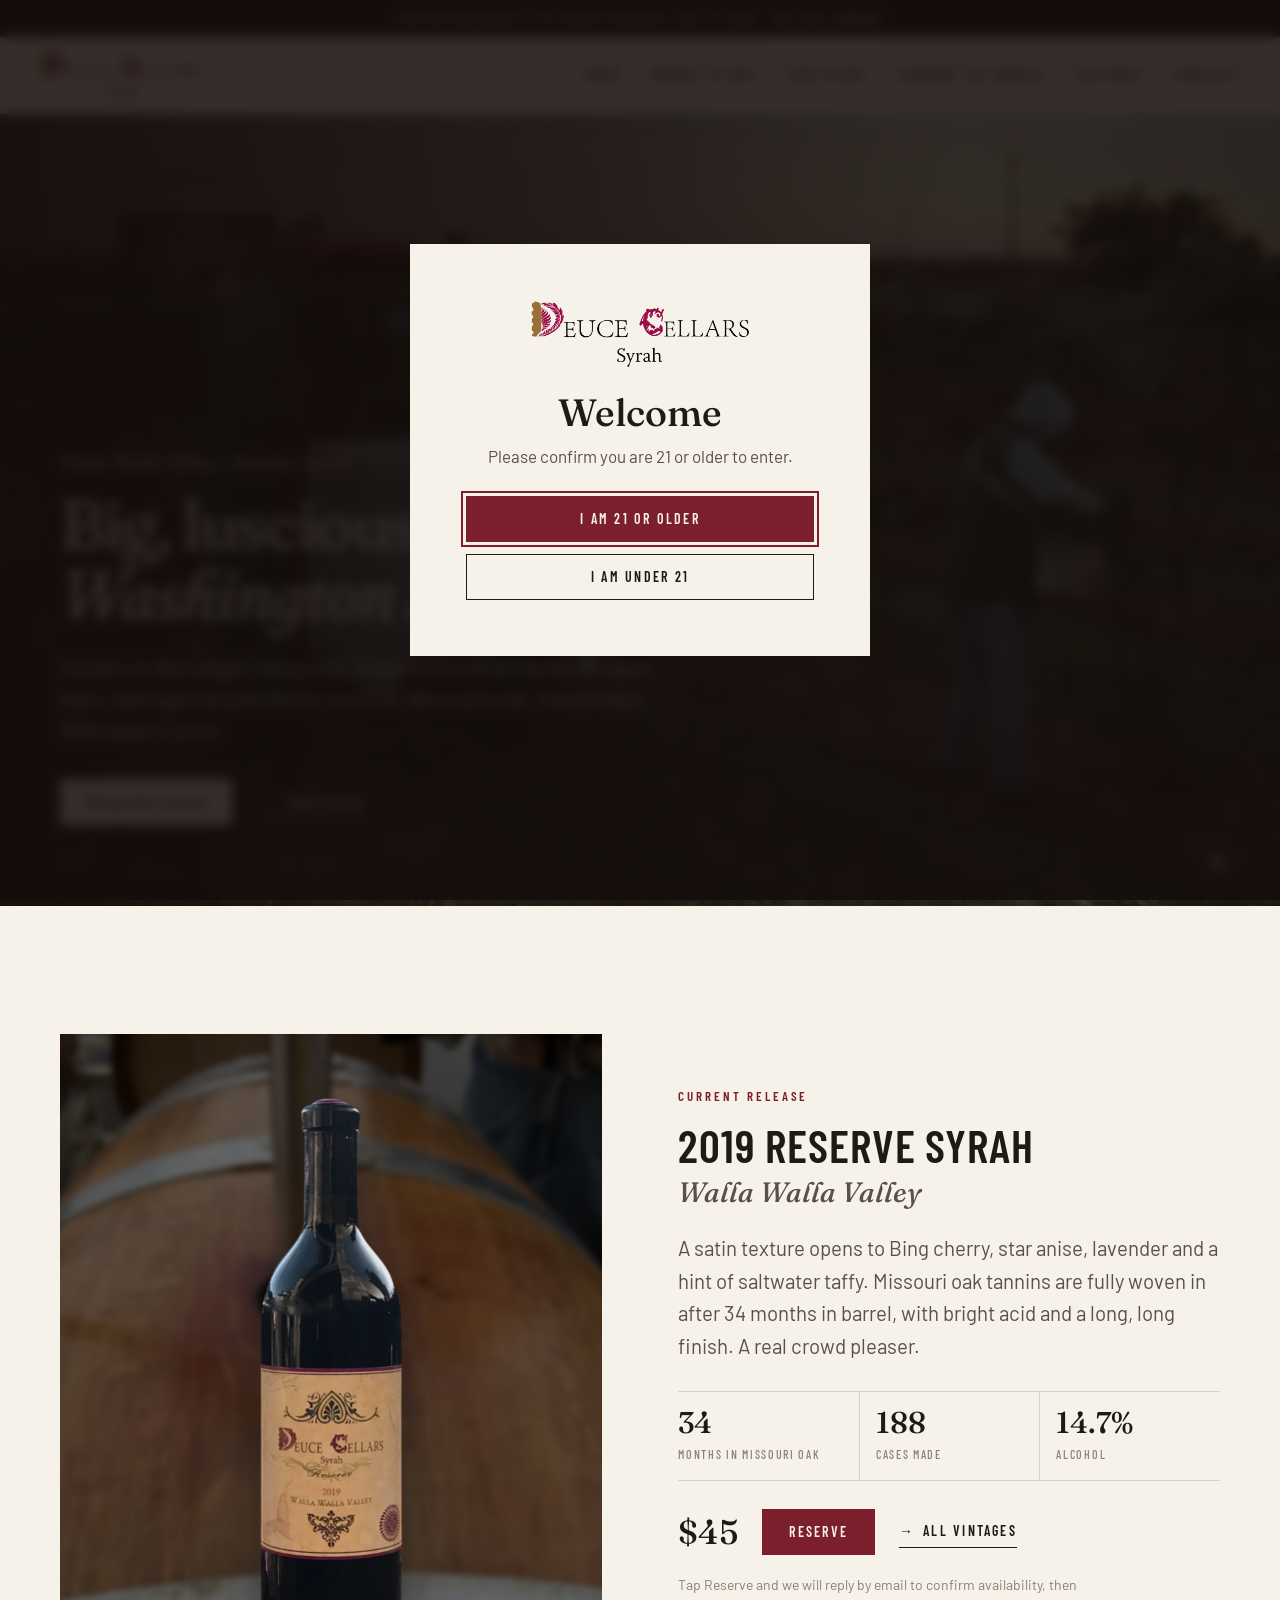
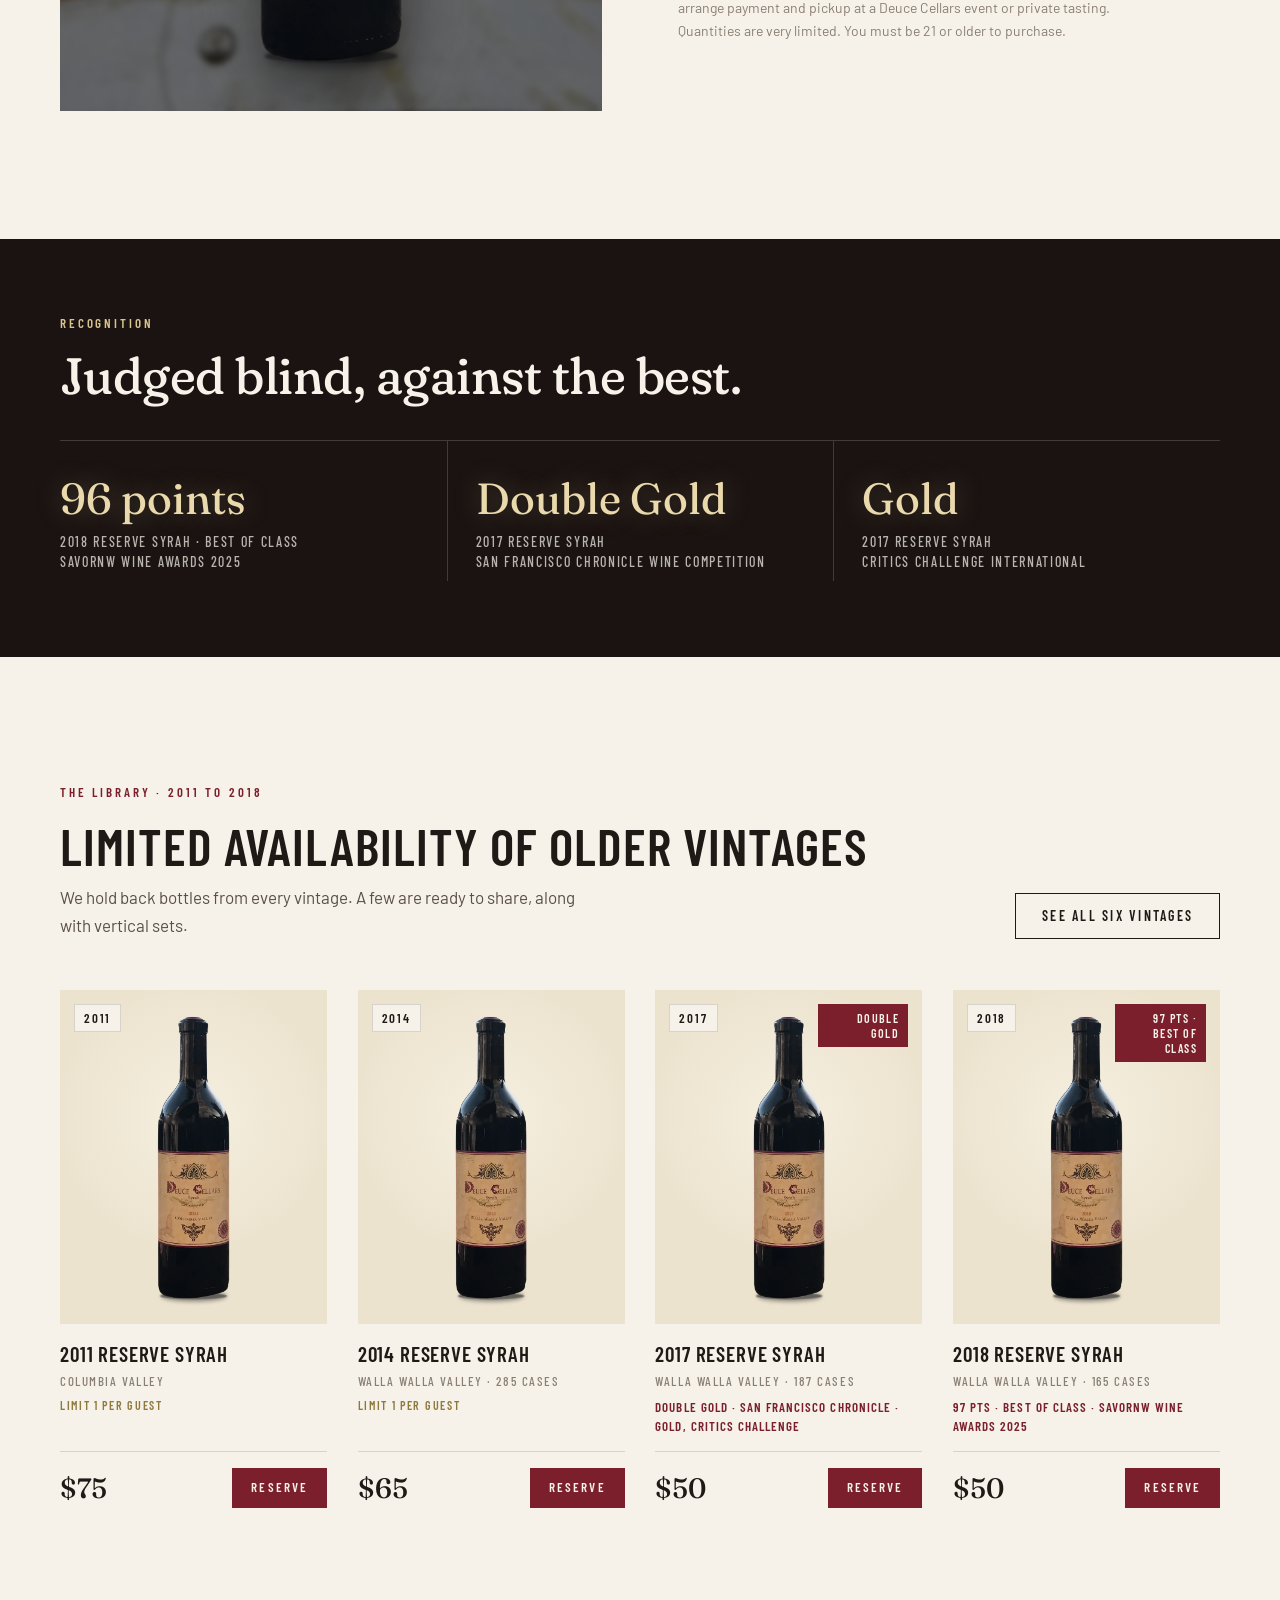
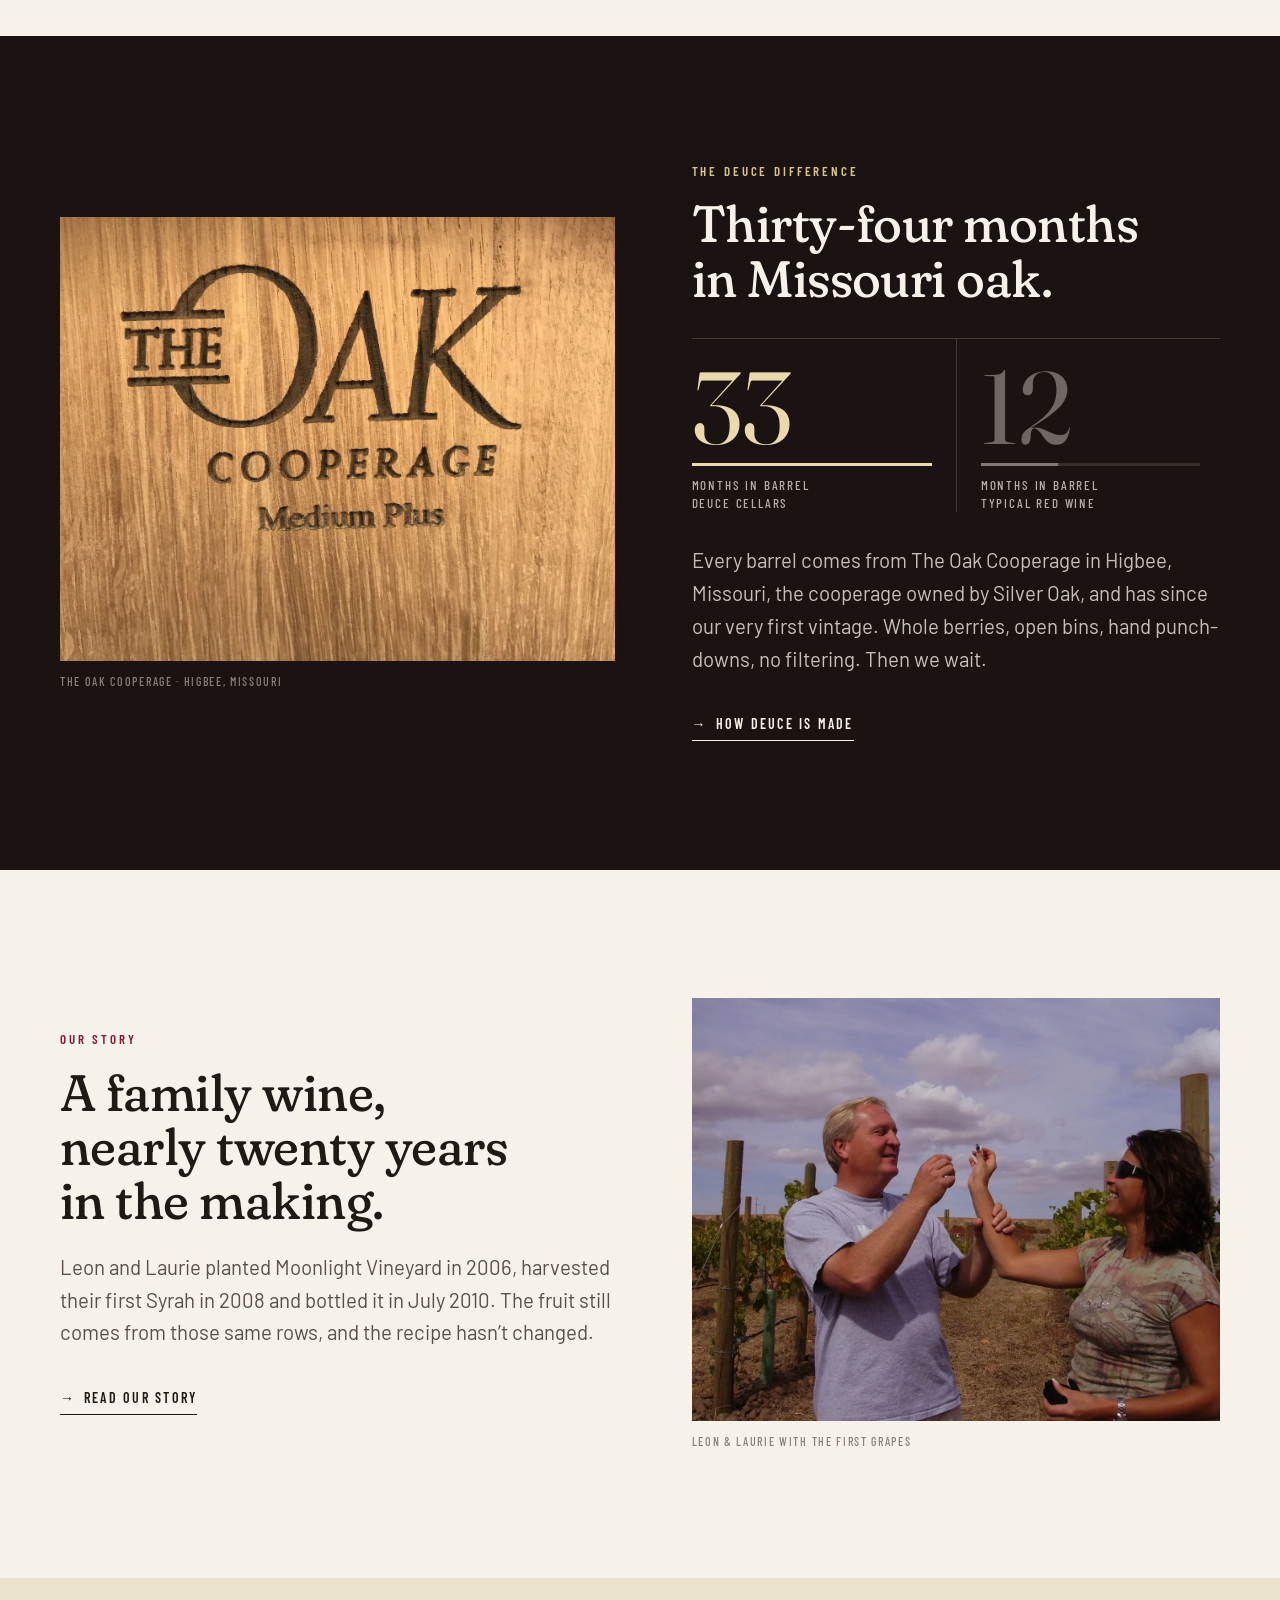
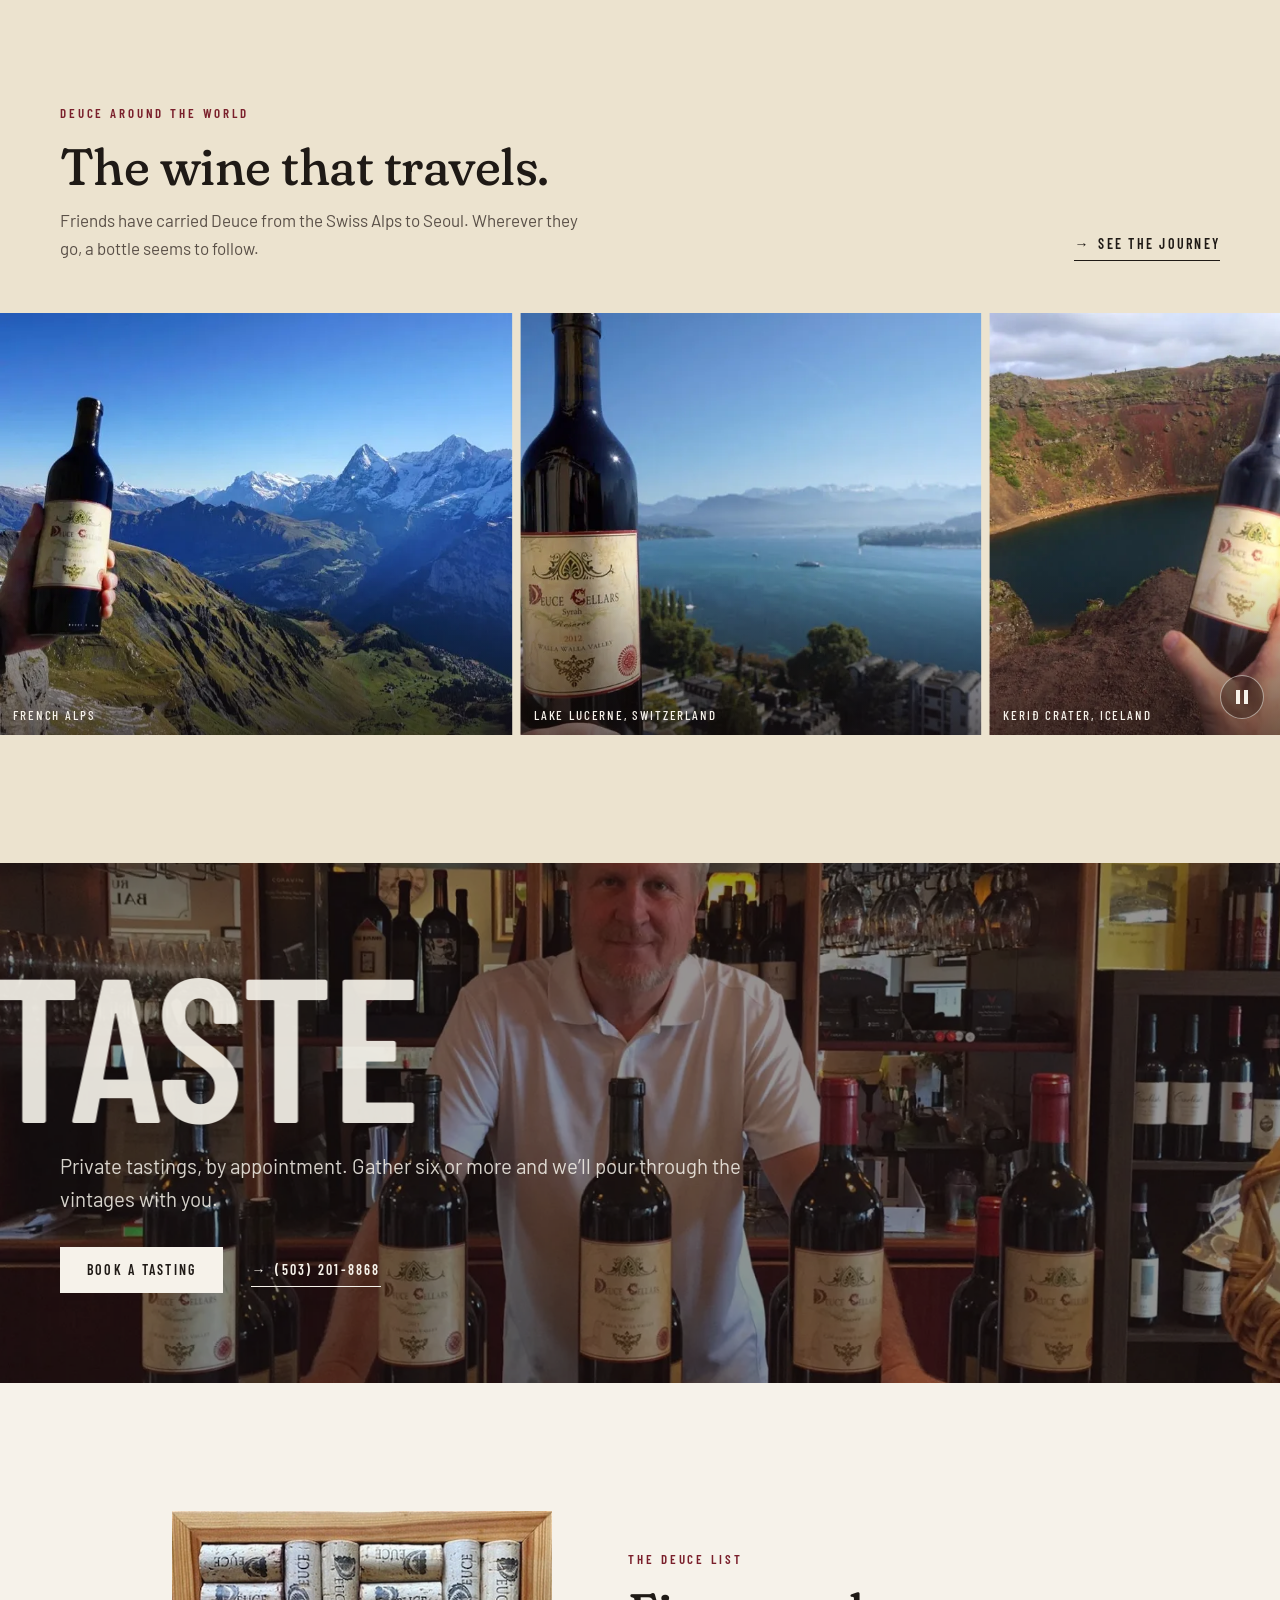
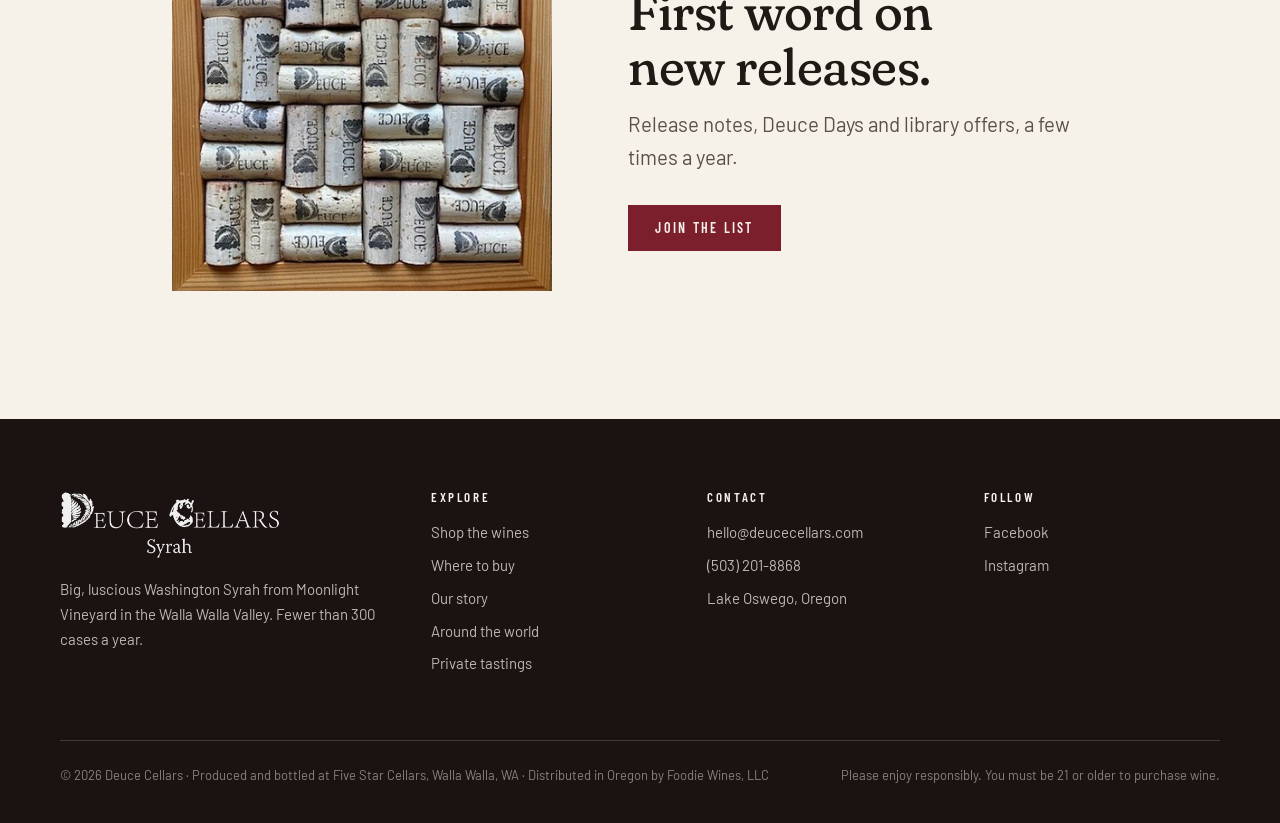
<file: index.html>
<!doctype html>
<html lang="en">
<head>
<meta charset="utf-8">
<meta name="viewport" content="width=device-width, initial-scale=1">
<title>Deuce Cellars · Walla Walla Valley Reserve Syrah</title>
<meta name="description" content="Deuce Cellars makes one wine: a Reserve Syrah from Moonlight Vineyard in the Walla Walla Valley, aged nearly three years in Missouri oak. Fewer than 300 cases a year.">
<link rel="preconnect" href="https://fonts.googleapis.com">
<link rel="preconnect" href="https://fonts.gstatic.com" crossorigin>
<link href="https://fonts.googleapis.com/css2?family=Barlow+Condensed:wght@500;600&family=Barlow:wght@400;500&family=Fraunces:ital,opsz,wght,SOFT,WONK@0,9..144,300..700,0..100,0..1;1,9..144,300..700,0..100,0..1&display=swap" rel="stylesheet">
<link rel="stylesheet" href="css/style.css?v=2">
<link rel="stylesheet" href="css/motion.css?v=6">
<script>/* Turns on the site's movement unless the device asks for reduced motion */(function(d){var c=d.documentElement.classList;try{if(matchMedia('(prefers-reduced-motion: reduce)').matches)return}catch(e){}c.add('m');try{if(sessionStorage.getItem('deuce-pour')){sessionStorage.removeItem('deuce-pour');c.add('pour-in')}}catch(e){}try{if(localStorage.getItem('deuce-21')!=='yes')c.add('gate-up')}catch(e){c.add('gate-up')}setTimeout(function(){if(!c.contains('m-ok'))c.remove('m','pour-in','gate-up')},4000)})(document)</script>
</head>
<body>
<div class="announce"><a href="wines.html#library">Limited availability of older vintages, 2011 to 2018 · <span>See the library</span></a></div>

<header class="site-header">
  <div class="header-inner">
    <a class="brand" href="index.html"><img src="images/logo.webp" alt="Deuce Cellars" width="800" height="246"></a>
    <button class="nav-toggle" aria-label="Menu" aria-expanded="false"><span></span></button>
    <nav class="site-nav" aria-label="Main">
      <a href="wines.html">Shop</a>
      <a href="where-to-buy.html">Where to Buy</a>
      <a href="story.html">Our Story</a>
      <a href="world.html">Around the World</a>
      <a href="visit.html">Tastings</a>
      <a href="visit.html#contact">Contact</a>
    </nav>
  </div>
</header>

<main>

  <section class="hero">
    <video class="hero-video" autoplay muted loop playsinline preload="auto" poster="video/deuce-hero-poster.webp"
      aria-label="Harvest at Moonlight Vineyard, the crush, Missouri oak barrels and a finished bottle of Deuce">
      <source src="video/deuce-hero-720p.mp4" type="video/mp4" media="(max-width: 900px)">
      <source src="video/deuce-hero-1080p.mp4" type="video/mp4">
    </video>
    <button type="button" class="video-toggle" aria-label="Pause video" aria-pressed="false"><span aria-hidden="true"></span></button>
    <div class="wrap hero-content">
      <span class="eyebrow">Walla Walla Valley · Reserve Syrah</span>
      <h1 class="display">Big, luscious <em>Washington Syrah.</em></h1>
      <p class="lede">Grown at Moonlight Vineyard, fermented whole-berry in open bins, and aged nearly three years in Missouri oak. Fewer than 300 cases a year.</p>
      <div class="actions">
        <a class="btn btn-light" href="wines.html">Shop the wines</a>
        <a class="link-arrow" href="story.html">Our story</a>
      </div>
    </div>
  </section>

  <section class="section">
    <div class="wrap release">
      <div class="release-stage">
        <img class="bg" src="images/barrel-wine.webp" alt="">
        <img class="bottle" src="images/bottles/bottle-2019-lg.webp" alt="A bottle of 2019 Deuce Cellars Reserve Syrah" data-zoom="images/bottles/bottle-2019-lg.webp" data-caption="2019 Reserve Syrah · Walla Walla Valley">
      </div>
      <div>
        <span class="eyebrow">Current release</span>
        <h2 class="release-name">2019 Reserve Syrah <small>Walla Walla Valley</small></h2>
        <p class="lede" style="margin-top:22px" data-wine="2019" data-field="note"></p>
        <div class="facts">
          <div><b>34</b><span>Months in Missouri oak</span></div>
          <div><b>190</b><span>Cases made</span></div>
          <div><b>14.8%</b><span>Alcohol</span></div>
        </div>
        <div class="buy-row">
          <span class="price" data-wine="2019" data-field="price"></span>
          <span data-wine="2019" data-field="buy"></span>
          <a class="link-arrow" href="wines.html">All vintages</a>
        </div>
        <p class="fine" data-purchase-note></p>
      </div>
    </div>
  </section>

  <section class="section section--night section--tight">
    <div class="wrap">
      <span class="eyebrow">Recognition</span>
      <h2 class="h2" style="margin-bottom:36px">Judged blind, against the best.</h2>
      <div class="awards">
        <div class="award"><b>97 points</b><p>2018 Reserve Syrah · Best of Class<br>SavorNW Wine Awards 2025</p></div>
        <div class="award"><b>Double Gold</b><p>2017 Reserve Syrah<br>San Francisco Chronicle Wine Competition</p></div>
        <div class="award"><b>Gold</b><p>2017 Reserve Syrah<br>Critics Challenge International</p></div>
      </div>
    </div>
  </section>

  <section class="section">
    <div class="wrap">
      <div class="section-head">
        <div>
          <span class="eyebrow">The library · 2011 to 2018</span>
          <h2 class="caps-heading">Limited Availability of Older Vintages</h2>
          <p>We hold back bottles from every vintage. A few are ready to share, along with vertical sets.</p>
        </div>
        <a class="btn btn-ghost" href="wines.html#library">See all six vintages</a>
      </div>
      <div class="wine-grid" data-wines data-years="2011,2014,2017,2018"></div>
    </div>
  </section>

  <section class="section section--night">
    <div class="wrap split">
      <figure class="split-media split-media--wide" style="margin:0">
        <img src="images/oak-cooperage.webp" alt="A barrel head branded The Oak Cooperage, Medium Plus toast" loading="lazy">
        <figcaption>The Oak Cooperage · Higbee, Missouri</figcaption>
      </figure>
      <div>
        <span class="eyebrow">The Deuce difference</span>
        <h2 class="h2">Thirty-four months in Missouri oak.</h2>
        <div class="stat-row">
          <div class="stat"><b>34</b><span>Months in barrel<br>Deuce Cellars</span></div>
          <div class="stat"><b>12</b><span>Months in barrel<br>Typical red wine</span></div>
        </div>
        <p class="lede">Every barrel comes from The Oak Cooperage in Higbee, Missouri, the cooperage owned by Silver Oak, and has since our very first vintage. Whole berries, open bins, hand punch-downs, no filtering. Then we wait.</p>
        <div class="actions"><a class="link-arrow" href="story.html#method">How Deuce is made</a></div>
      </div>
    </div>
  </section>

  <section class="section">
    <div class="wrap split split--rev">
      <figure class="split-media split-media--wide" style="margin:0">
        <img src="images/leon-laurie.webp" alt="Leon and Laurie tasting the first grapes in the vineyard" loading="lazy">
        <figcaption>Leon &amp; Laurie with the first grapes</figcaption>
      </figure>
      <div>
        <span class="eyebrow">Our story</span>
        <h2 class="h2">A family wine, nearly twenty years in the making.</h2>
        <p class="lede" style="margin-top:22px">Leon and Laurie planted Moonlight Vineyard in 2006, harvested their first Syrah in 2008 and bottled it in July 2010. The fruit still comes from those same rows, and the recipe hasn’t changed.</p>
        <div class="actions"><a class="link-arrow" href="story.html">Read our story</a></div>
      </div>
    </div>
  </section>

  <section class="section section--parchment">
    <div class="wrap">
      <div class="section-head">
        <div>
          <span class="eyebrow">Deuce around the world</span>
          <h2 class="h2">The wine that travels.</h2>
          <p>Friends have carried Deuce from the Swiss Alps to Seoul. Wherever they go, a bottle seems to follow.</p>
        </div>
        <a class="link-arrow" href="world.html">See the journey</a>
      </div>
    </div>
    <div class="drift" data-drift role="region" tabindex="0" aria-label="Photos of Deuce around the world. Left and right arrow keys move them.">
      <div class="drift-row" data-speed="30">
        <div class="drift-track">
          <figure data-zoom="images/world/french-alps.webp" data-caption="French Alps"><img src="images/world/french-alps.webp" alt="Deuce Cellars bottle in the French Alps" width="750" height="618" loading="lazy"><figcaption>French Alps</figcaption></figure>
          <figure data-zoom="images/world/lake-lucerne.webp" data-caption="Lake Lucerne, Switzerland"><img src="images/world/lake-lucerne.webp" alt="Deuce Cellars bottle above Lake Lucerne" width="640" height="586" loading="lazy"><figcaption>Lake Lucerne, Switzerland</figcaption></figure>
          <figure data-zoom="images/world/kerid-crater.webp" data-caption="Kerið Crater, Iceland"><img src="images/world/kerid-crater.webp" alt="Deuce Cellars bottle at Kerið Crater" width="480" height="640" loading="lazy"><figcaption>Kerið Crater, Iceland</figcaption></figure>
          <figure data-zoom="images/world/south-korea.webp" data-caption="South Korea"><img src="images/world/south-korea.webp" alt="Deuce Cellars bottle with a South Korean flag" width="900" height="1201" loading="lazy"><figcaption>South Korea</figcaption></figure>
          <figure data-zoom="images/world/holland.webp" data-caption="Amsterdam"><img src="images/world/holland.webp" alt="Deuce Cellars bottle in Dam Square, Amsterdam" width="900" height="766" loading="lazy"><figcaption>Amsterdam</figcaption></figure>
          <figure data-zoom="images/world/montreux.webp" data-caption="Montreux, Switzerland"><img src="images/world/montreux.webp" alt="Deuce Cellars bottle at the Freddie Mercury statue" width="510" height="640" loading="lazy"><figcaption>Montreux, Switzerland</figcaption></figure>
          <figure data-zoom="images/world/times-square.webp" data-caption="Times Square, New York"><img src="images/world/times-square.webp" alt="Deuce Cellars bottle in Times Square" width="900" height="675" loading="lazy"><figcaption>Times Square, New York</figcaption></figure>
          <figure data-zoom="images/world/vail.webp" data-caption="Vail, Colorado"><img src="images/world/vail.webp" alt="Deuce Cellars bottle in Vail" width="900" height="675" loading="lazy"><figcaption>Vail, Colorado</figcaption></figure>
        </div>
      </div>
      <button type="button" class="drift-toggle" aria-label="Pause photos" aria-pressed="false"><span aria-hidden="true"></span></button>
    </div>
  </section>

  <section class="bigword">
    <img src="images/tasting.webp" alt="" loading="lazy">
    <div class="wrap">
      <div class="word">Taste</div>
      <p class="lede">Private tastings, by appointment. Gather six or more and we’ll pour through the vintages with you.</p>
      <div class="actions">
        <a class="btn btn-light" href="visit.html">Book a tasting</a>
        <a class="link-arrow" style="color:var(--paper)" href="tel:+15032018868">(503) 201-8868</a>
      </div>
    </div>
  </section>

  <section class="section signup signup--cork">
    <div class="wrap">
      <figure class="cork"><img src="images/corks.webp" alt="Deuce Cellars corks fitted together in a wooden frame" width="840" height="840" loading="lazy"></figure>
      <div>
        <span class="eyebrow">The Deuce list</span>
        <h2 class="h2">First word on new releases.</h2>
        <p class="lede">Release notes, Deuce Days and library offers, a few times a year.</p>
        <div class="actions"><a class="btn" href="mailto:hello@deucecellars.com?subject=Add%20me%20to%20the%20Deuce%20list">Join the list</a></div>
      </div>
    </div>
  </section>

</main>

<footer class="site-footer">
  <div class="wrap">
    <div class="footer-grid">
      <div>
        <img class="footer-logo" src="images/logo.webp" alt="Deuce Cellars" loading="lazy">
        <p>Big, luscious Washington Syrah from Moonlight Vineyard in the Walla Walla Valley. Fewer than 300 cases a year.</p>
      </div>
      <div>
        <h4>Explore</h4>
        <ul>
          <li><a href="wines.html">Shop the wines</a></li>
          <li><a href="where-to-buy.html">Where to buy</a></li>
          <li><a href="story.html">Our story</a></li>
          <li><a href="world.html">Around the world</a></li>
          <li><a href="visit.html">Private tastings</a></li>
        </ul>
      </div>
      <div>
        <h4>Contact</h4>
        <ul>
          <li><a href="mailto:hello@deucecellars.com">hello@deucecellars.com</a></li>
          <li><a href="tel:+15032018868">(503) 201-8868</a></li>
          <li>Lake Oswego, Oregon</li>
        </ul>
      </div>
      <div>
        <h4>Follow</h4>
        <ul>
          <li><a href="https://facebook.com/deucecellars/" target="_blank" rel="noopener">Facebook</a></li>
          <li><a href="https://www.instagram.com/deucecellarssyrah/" target="_blank" rel="noopener">Instagram</a></li>
        </ul>
      </div>
    </div>
    <div class="footer-legal">
      <p>© <span data-year-now>2026</span> Deuce Cellars · Produced and bottled at Five Star Cellars, Walla Walla, WA · Distributed in Oregon by Foodie Wines, LLC</p>
      <p>Please enjoy responsibly. You must be 21 or older to purchase wine.</p>
    </div>
  </div>
</footer>

<script src="js/wines.js?v=2"></script>
<script src="js/site.js?v=4"></script>
<script src="js/motion.js?v=6"></script>

</body>
</html>
</file>
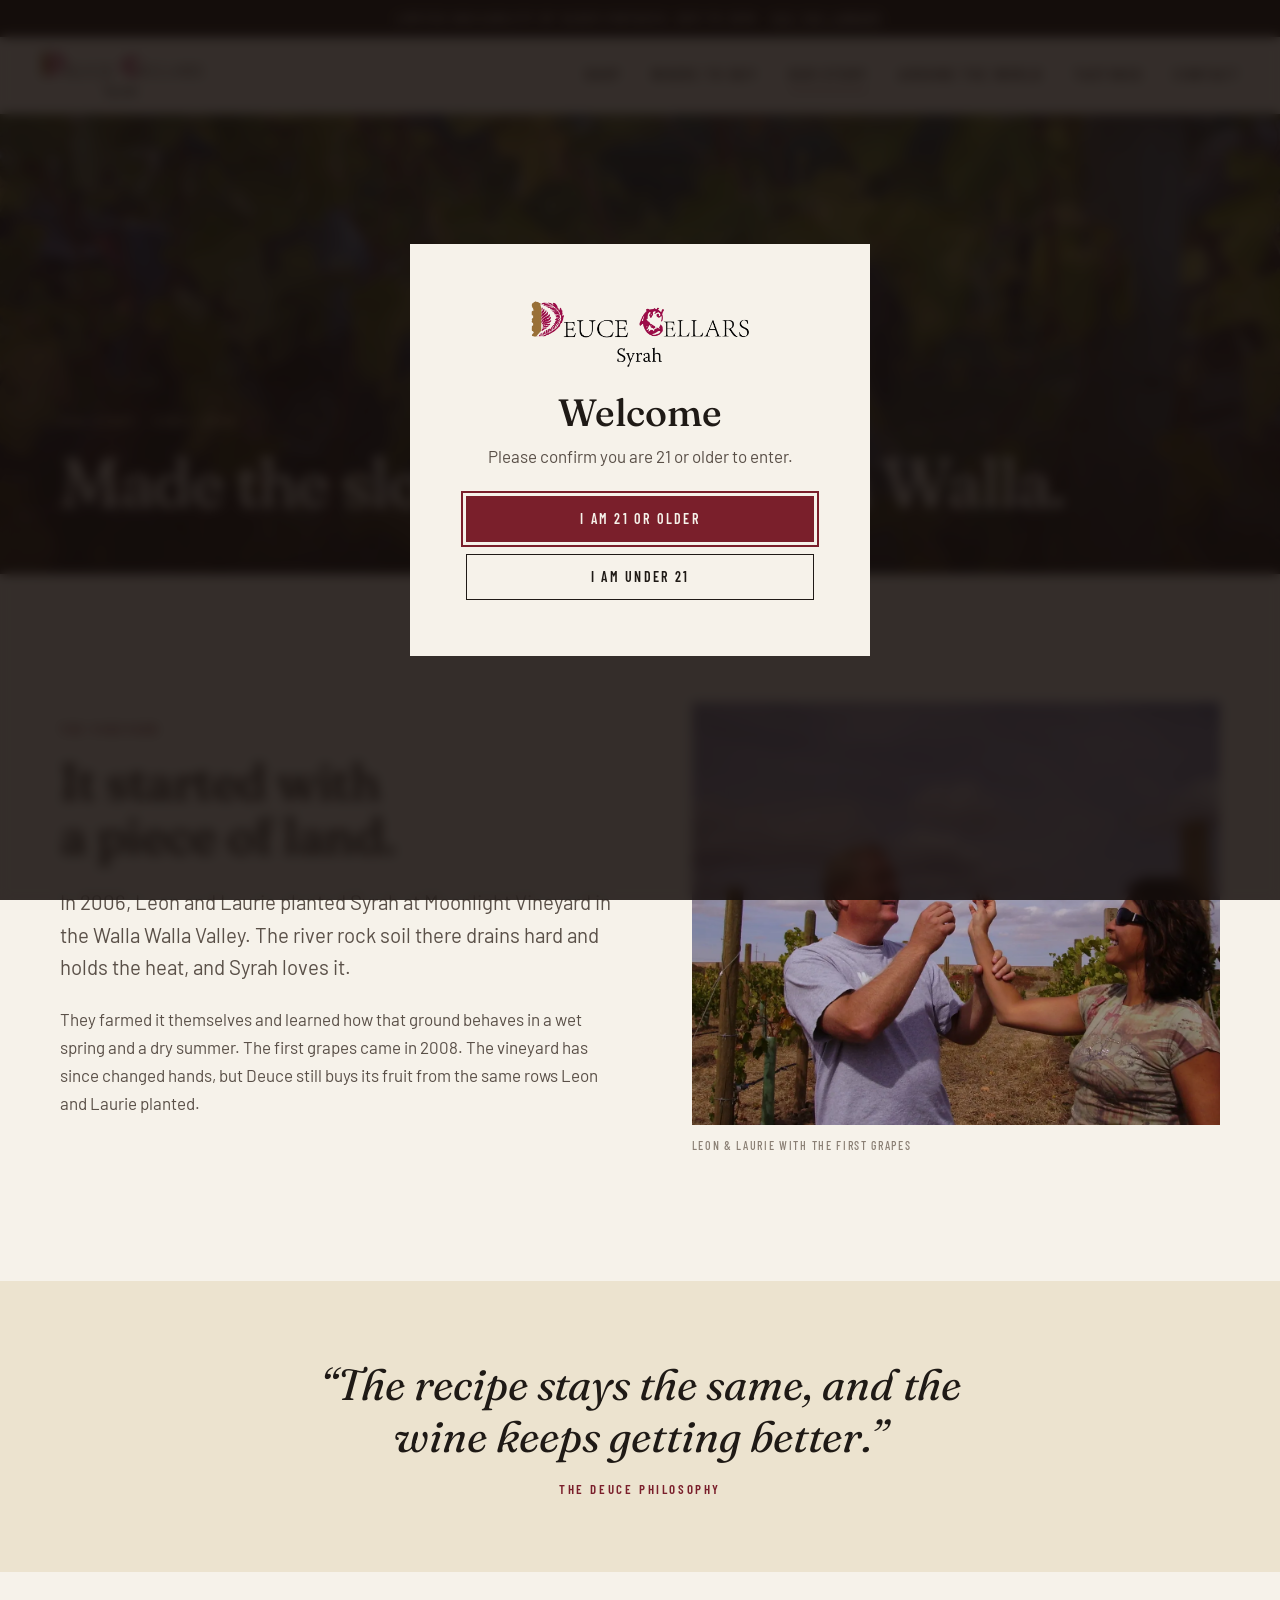
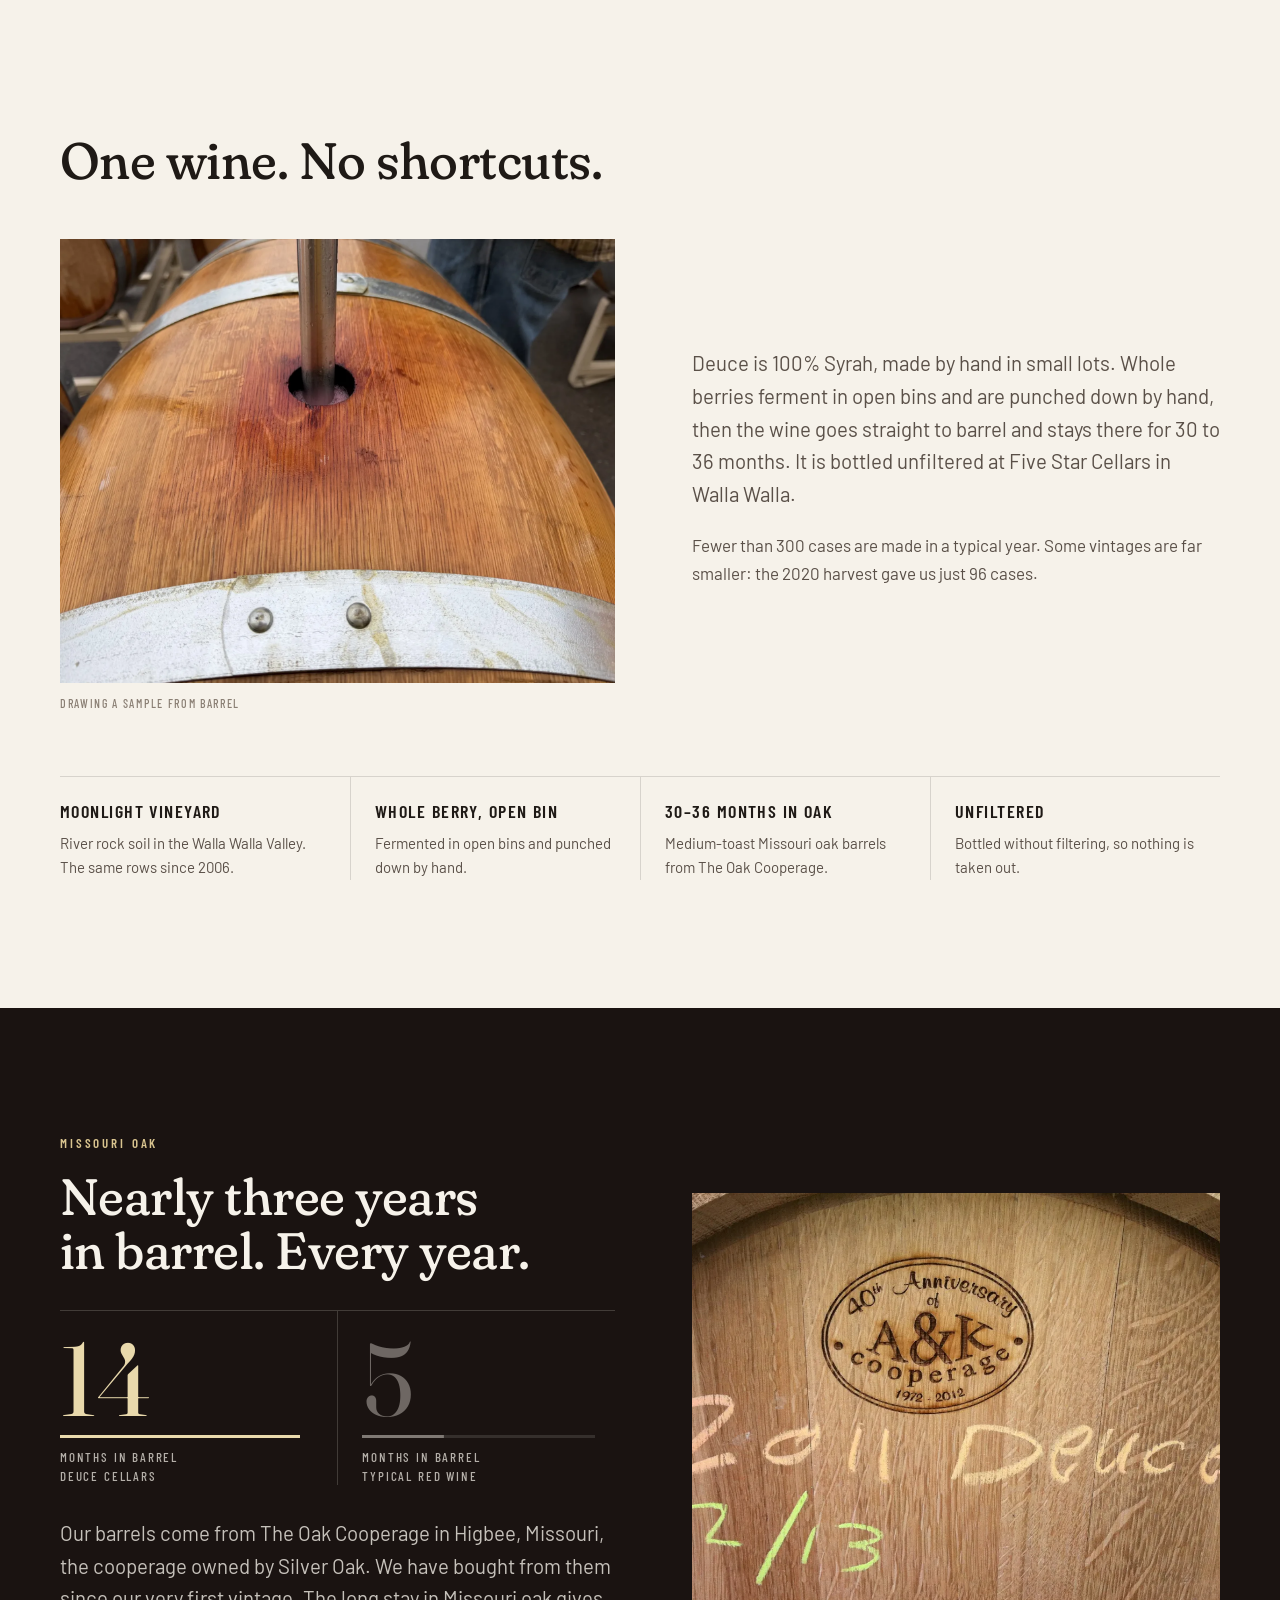
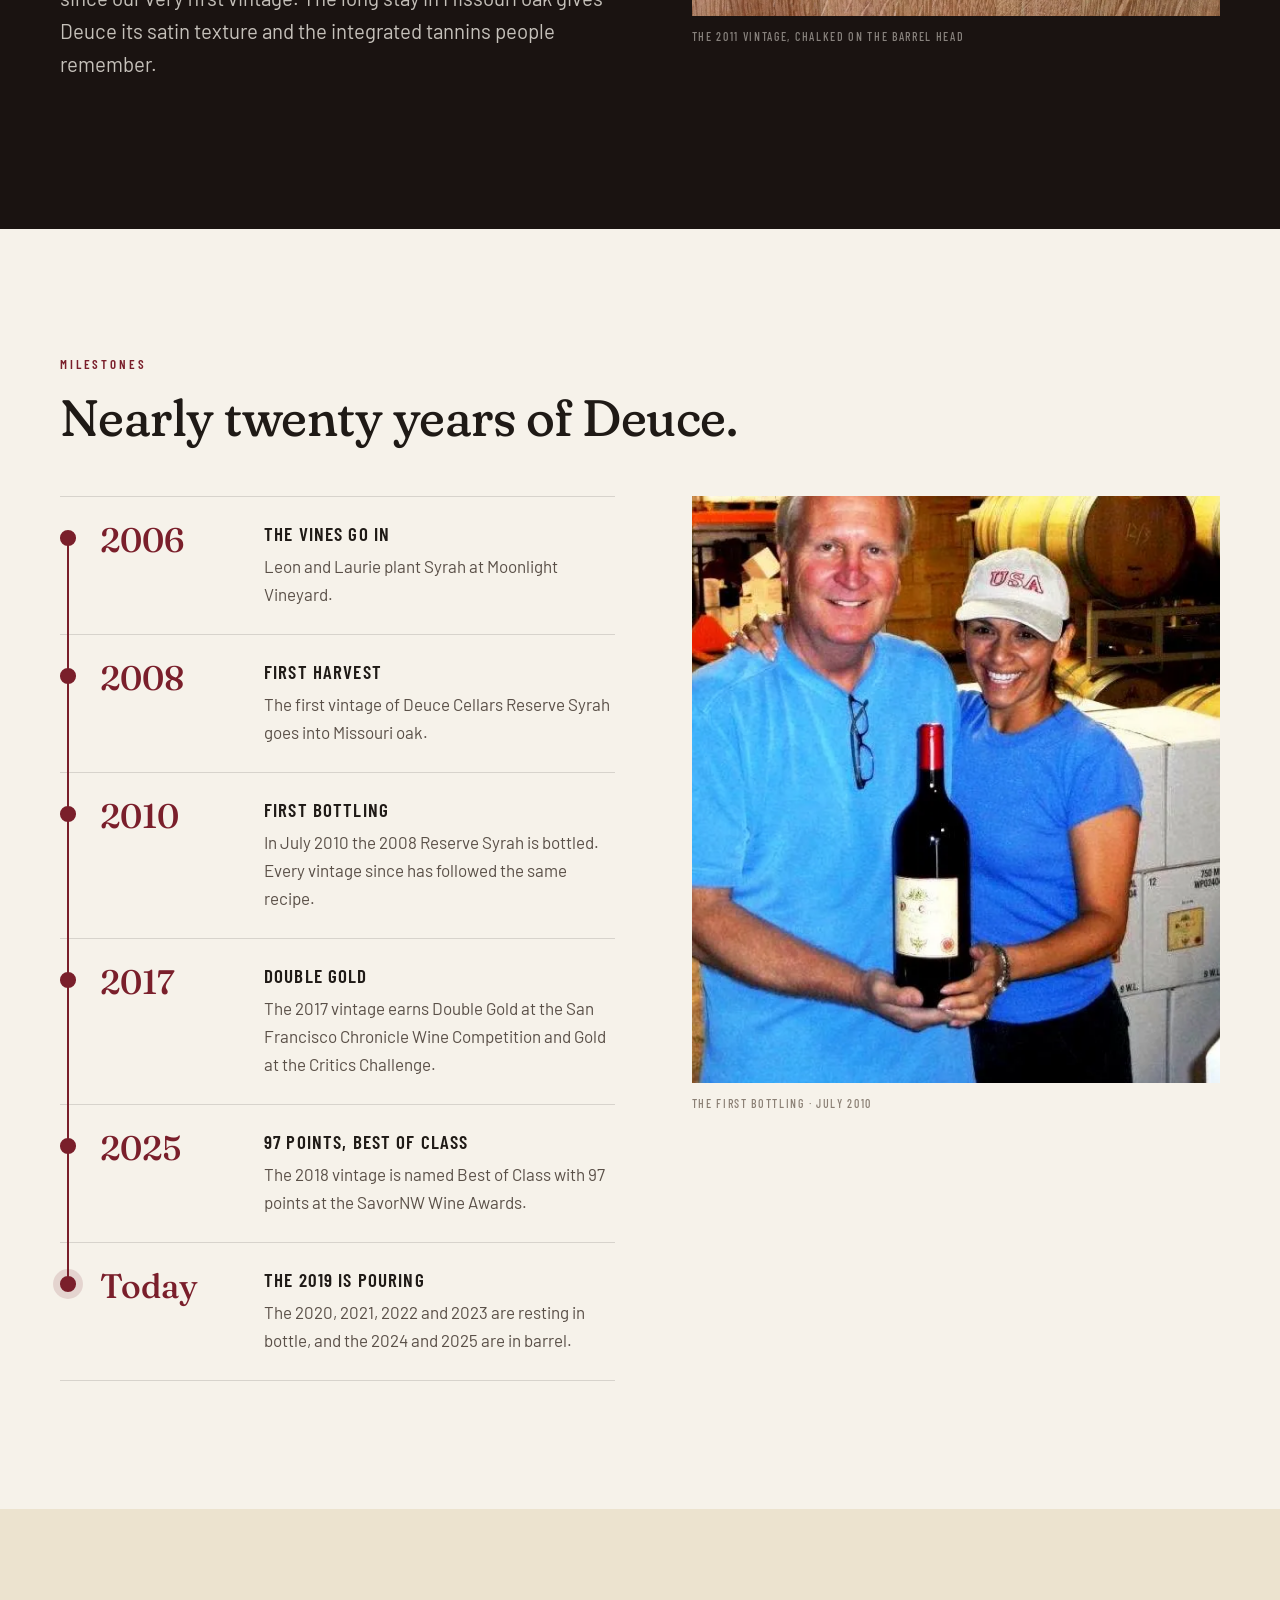
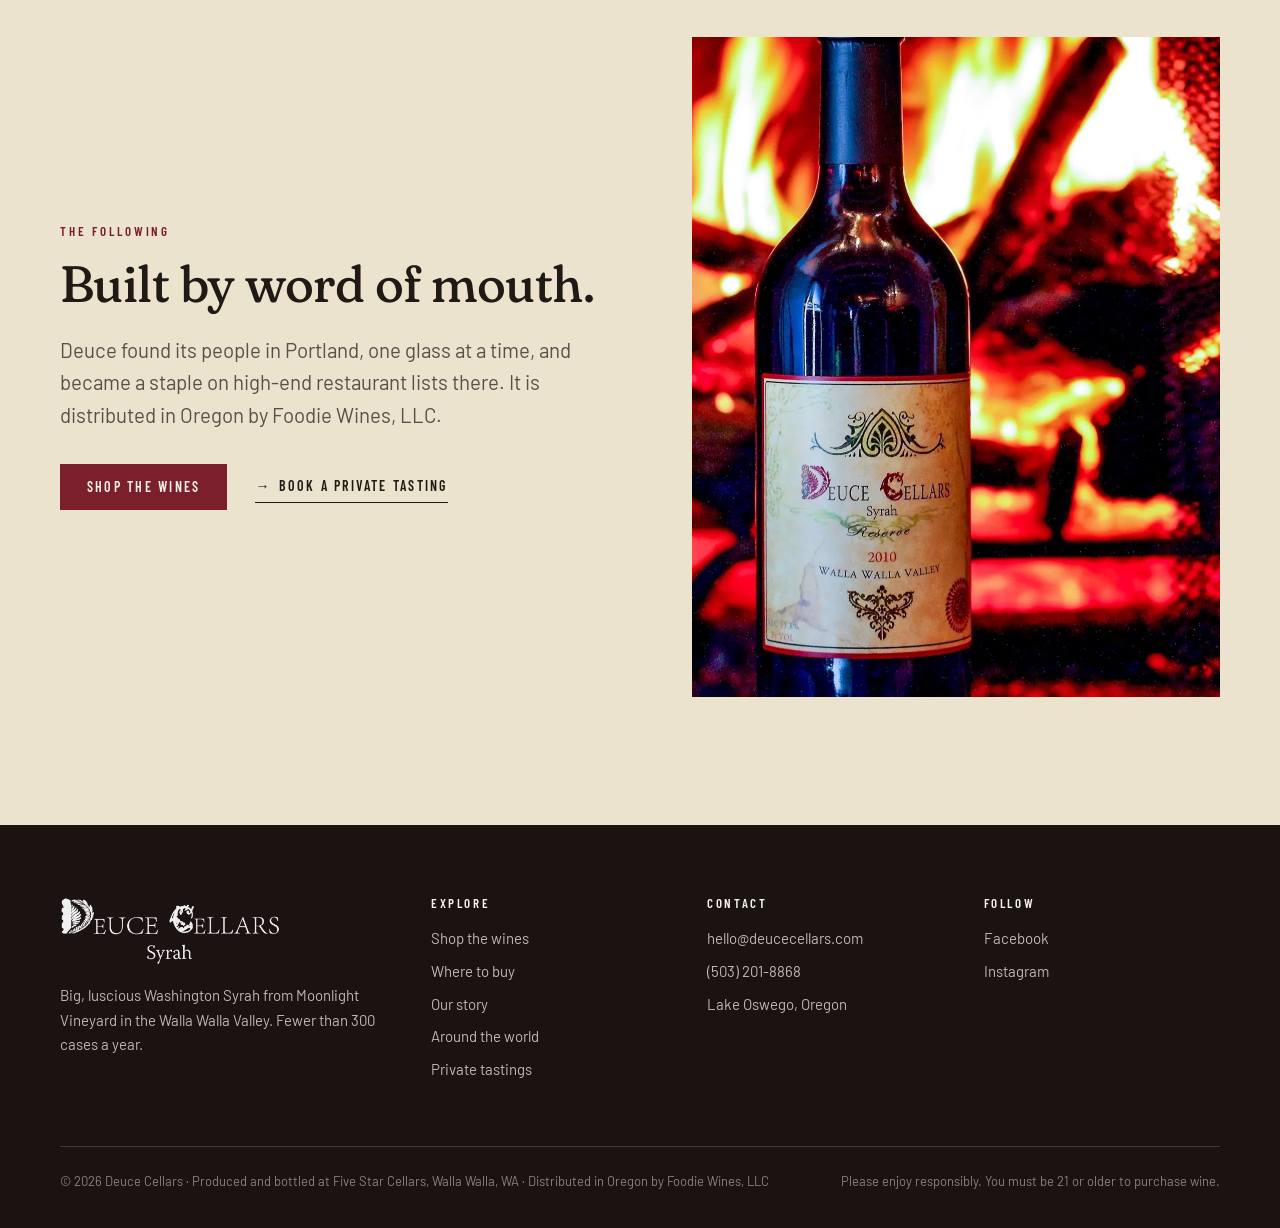
<file: story.html>
<!doctype html>
<html lang="en">
<head>
<meta charset="utf-8">
<meta name="viewport" content="width=device-width, initial-scale=1">
<title>Our Story — Deuce Cellars</title>
<meta name="description" content="Leon and Laurie planted Moonlight Vineyard in the Walla Walla Valley in 2006. Every vintage since has spent close to three years in Missouri oak.">
<link rel="preconnect" href="https://fonts.googleapis.com">
<link rel="preconnect" href="https://fonts.gstatic.com" crossorigin>
<link href="https://fonts.googleapis.com/css2?family=Barlow+Condensed:wght@500;600&family=Barlow:wght@400;500&family=Fraunces:ital,opsz,wght,SOFT,WONK@0,9..144,300..700,0..100,0..1;1,9..144,300..700,0..100,0..1&display=swap" rel="stylesheet">
<link rel="stylesheet" href="css/style.css?v=2">
<link rel="stylesheet" href="css/motion.css?v=6">
<script>/* Turns on the site's movement unless the device asks for reduced motion */(function(d){var c=d.documentElement.classList;try{if(matchMedia('(prefers-reduced-motion: reduce)').matches)return}catch(e){}c.add('m');try{if(sessionStorage.getItem('deuce-pour')){sessionStorage.removeItem('deuce-pour');c.add('pour-in')}}catch(e){}try{if(localStorage.getItem('deuce-21')!=='yes')c.add('gate-up')}catch(e){c.add('gate-up')}setTimeout(function(){if(!c.contains('m-ok'))c.remove('m','pour-in','gate-up')},4000)})(document)</script>
</head>
<body>

<div class="announce"><a href="wines.html#library">Limited availability of older vintages, 2011 to 2018 · <span>See the library</span></a></div>

<header class="site-header">
  <div class="header-inner">
    <a class="brand" href="index.html"><img src="images/logo.webp" alt="Deuce Cellars" width="800" height="246"></a>
    <button class="nav-toggle" aria-label="Menu" aria-expanded="false"><span></span></button>
    <nav class="site-nav" aria-label="Main">
      <a href="wines.html">Shop</a>
      <a href="where-to-buy.html">Where to Buy</a>
      <a href="story.html">Our Story</a>
      <a href="world.html">Around the World</a>
      <a href="visit.html">Tastings</a>
      <a href="visit.html#contact">Contact</a>
    </nav>
  </div>
</header>

<main>

  <section class="page-hero">
    <img src="images/vineyard.webp" alt="" style="object-position: 50% 40%">
    <div class="wrap">
      <span class="eyebrow">Our story · Since 2006</span>
      <h1 class="display">Made the slow way, in Walla Walla.</h1>
    </div>
  </section>

  <section class="section">
    <div class="wrap split">
      <div>
        <span class="eyebrow">The vineyard</span>
        <h2 class="h2">It started with a piece of land.</h2>
        <p class="lede" style="margin-top:22px">In 2006, Leon and Laurie planted Syrah at Moonlight Vineyard in the Walla Walla Valley. The river rock soil there drains hard and holds the heat, and Syrah loves it.</p>
        <p class="muted">They farmed it themselves and learned how that ground behaves in a wet spring and a dry summer. The first grapes came in 2008. The vineyard has since changed hands, but Deuce still buys its fruit from the same rows Leon and Laurie planted.</p>
      </div>
      <figure class="split-media split-media--wide" style="margin:0">
        <img src="images/leon-laurie.webp" alt="Leon and Laurie tasting the first grapes in the vineyard" loading="lazy">
        <figcaption>Leon &amp; Laurie with the first grapes</figcaption>
      </figure>
    </div>
  </section>

  <section class="section section--parchment section--tight">
    <div class="wrap">
      <blockquote class="quote" style="margin:0 auto">“The recipe stays the same, and the wine keeps getting better.”<cite>The Deuce philosophy</cite></blockquote>
    </div>
  </section>

  <section class="section" id="method">
    <div class="wrap">
      <div class="section-head">
        <div>
          <span class="eyebrow">How Deuce is made</span>
          <h2 class="h2">One wine. No shortcuts.</h2>
        </div>
      </div>
      <div class="split">
        <figure class="split-media split-media--wide" style="margin:0">
          <img src="images/barrel-wine.webp" alt="Syrah being drawn from a Missouri oak barrel" loading="lazy">
          <figcaption>Drawing a sample from barrel</figcaption>
        </figure>
        <div>
          <p class="lede">Deuce is 100% Syrah, made by hand in small lots. Whole berries ferment in open bins and are punched down by hand, then the wine goes straight to barrel and stays there for 30 to 36 months. It is bottled unfiltered at Five Star Cellars in Walla Walla.</p>
          <p class="muted">Fewer than 300 cases are made in a typical year. Some vintages are far smaller: the 2020 harvest gave us just 96 cases.</p>
        </div>
      </div>
      <div class="method">
        <div><b>Moonlight Vineyard</b><p>River rock soil in the Walla Walla Valley. The same rows since 2006.</p></div>
        <div><b>Whole berry, open bin</b><p>Fermented in open bins and punched down by hand.</p></div>
        <div><b>30–36 months in oak</b><p>Medium-toast Missouri oak barrels from The Oak Cooperage.</p></div>
        <div><b>Unfiltered</b><p>Bottled without filtering, so nothing is taken out.</p></div>
      </div>
    </div>
  </section>

  <section class="section section--night">
    <div class="wrap split split--rev">
      <figure class="split-media split-media--wide" style="margin:0">
        <img src="images/barrel-2011.webp" alt="A barrel head chalked 2011 Deuce" loading="lazy">
        <figcaption>The 2011 vintage, chalked on the barrel head</figcaption>
      </figure>
      <div>
        <span class="eyebrow">Missouri oak</span>
        <h2 class="h2">Nearly three years in barrel. Every year.</h2>
        <div class="stat-row">
          <div class="stat"><b>34</b><span>Months in barrel<br>Deuce Cellars</span></div>
          <div class="stat"><b>12</b><span>Months in barrel<br>Typical red wine</span></div>
        </div>
        <p class="lede">Our barrels come from The Oak Cooperage in Higbee, Missouri, the cooperage owned by Silver Oak. We have bought from them since our very first vintage. The long stay in Missouri oak gives Deuce its satin texture and the integrated tannins people remember.</p>
      </div>
    </div>
  </section>

  <section class="section">
    <div class="wrap">
      <div class="section-head">
        <div>
          <span class="eyebrow">Milestones</span>
          <h2 class="h2">Nearly twenty years of Deuce.</h2>
        </div>
      </div>
      <div class="split" style="align-items:start">
        <ol class="timeline">
          <li><b>2006</b><div><h3>The vines go in</h3><p>Leon and Laurie plant Syrah at Moonlight Vineyard.</p></div></li>
          <li><b>2008</b><div><h3>First harvest</h3><p>The first vintage of Deuce Cellars Reserve Syrah goes into Missouri oak.</p></div></li>
          <li><b>2010</b><div><h3>First bottling</h3><p>In July 2010 the 2008 Reserve Syrah is bottled. Every vintage since has followed the same recipe.</p></div></li>
          <li><b>2017</b><div><h3>Double Gold</h3><p>The 2017 vintage earns Double Gold at the San Francisco Chronicle Wine Competition and Gold at the Critics Challenge.</p></div></li>
          <li><b>2025</b><div><h3>97 points, Best of Class</h3><p>The 2018 vintage is named Best of Class with 97 points at the SavorNW Wine Awards.</p></div></li>
          <li><b>Today</b><div><h3>The 2019 is pouring</h3><p>The 2020, 2021, 2022 and 2023 are resting in bottle, and the 2024 and 2025 are in barrel.</p></div></li>
        </ol>
        <figure class="split-media" style="margin:0">
          <img src="images/first-bottling.webp" alt="Leon and Laurie holding the first bottle of Deuce Cellars, July 2010" loading="lazy" style="aspect-ratio: 9 / 10">
          <figcaption>The first bottling · July 2010</figcaption>
        </figure>
      </div>
    </div>
  </section>

  <section class="section section--parchment">
    <div class="wrap split">
      <div>
        <span class="eyebrow">The following</span>
        <h2 class="h2">Built by word of mouth.</h2>
        <p class="lede" style="margin-top:22px">Deuce found its people in Portland, one glass at a time, and became a staple on high-end restaurant lists there. It is distributed in Oregon by Foodie Wines, LLC.</p>
        <div class="actions">
          <a class="btn" href="wines.html">Shop the wines</a>
          <a class="link-arrow" href="visit.html">Book a private tasting</a>
        </div>
      </div>
      <figure class="split-media split-media--tall" style="margin:0">
        <img src="images/fireplace.webp" alt="A bottle of Deuce Cellars by a fireplace" loading="lazy">
      </figure>
    </div>
  </section>

</main>

<footer class="site-footer">
  <div class="wrap">
    <div class="footer-grid">
      <div>
        <img class="footer-logo" src="images/logo.webp" alt="Deuce Cellars" loading="lazy">
        <p>Big, luscious Washington Syrah from Moonlight Vineyard in the Walla Walla Valley. Fewer than 300 cases a year.</p>
      </div>
      <div>
        <h4>Explore</h4>
        <ul>
          <li><a href="wines.html">Shop the wines</a></li>
          <li><a href="where-to-buy.html">Where to buy</a></li>
          <li><a href="story.html">Our story</a></li>
          <li><a href="world.html">Around the world</a></li>
          <li><a href="visit.html">Private tastings</a></li>
        </ul>
      </div>
      <div>
        <h4>Contact</h4>
        <ul>
          <li><a href="mailto:hello@deucecellars.com">hello@deucecellars.com</a></li>
          <li><a href="tel:+15032018868">(503) 201-8868</a></li>
          <li>Lake Oswego, Oregon</li>
        </ul>
      </div>
      <div>
        <h4>Follow</h4>
        <ul>
          <li><a href="https://facebook.com/deucecellars/" target="_blank" rel="noopener">Facebook</a></li>
          <li><a href="https://www.instagram.com/deucecellarssyrah/" target="_blank" rel="noopener">Instagram</a></li>
        </ul>
      </div>
    </div>
    <div class="footer-legal">
      <p>© <span data-year-now>2026</span> Deuce Cellars · Produced and bottled at Five Star Cellars, Walla Walla, WA · Distributed in Oregon by Foodie Wines, LLC</p>
      <p>Please enjoy responsibly. You must be 21 or older to purchase wine.</p>
    </div>
  </div>
</footer>

<script src="js/wines.js?v=2"></script>
<script src="js/site.js?v=4"></script>
<script src="js/motion.js?v=6"></script>
</body>
</html>
</file>
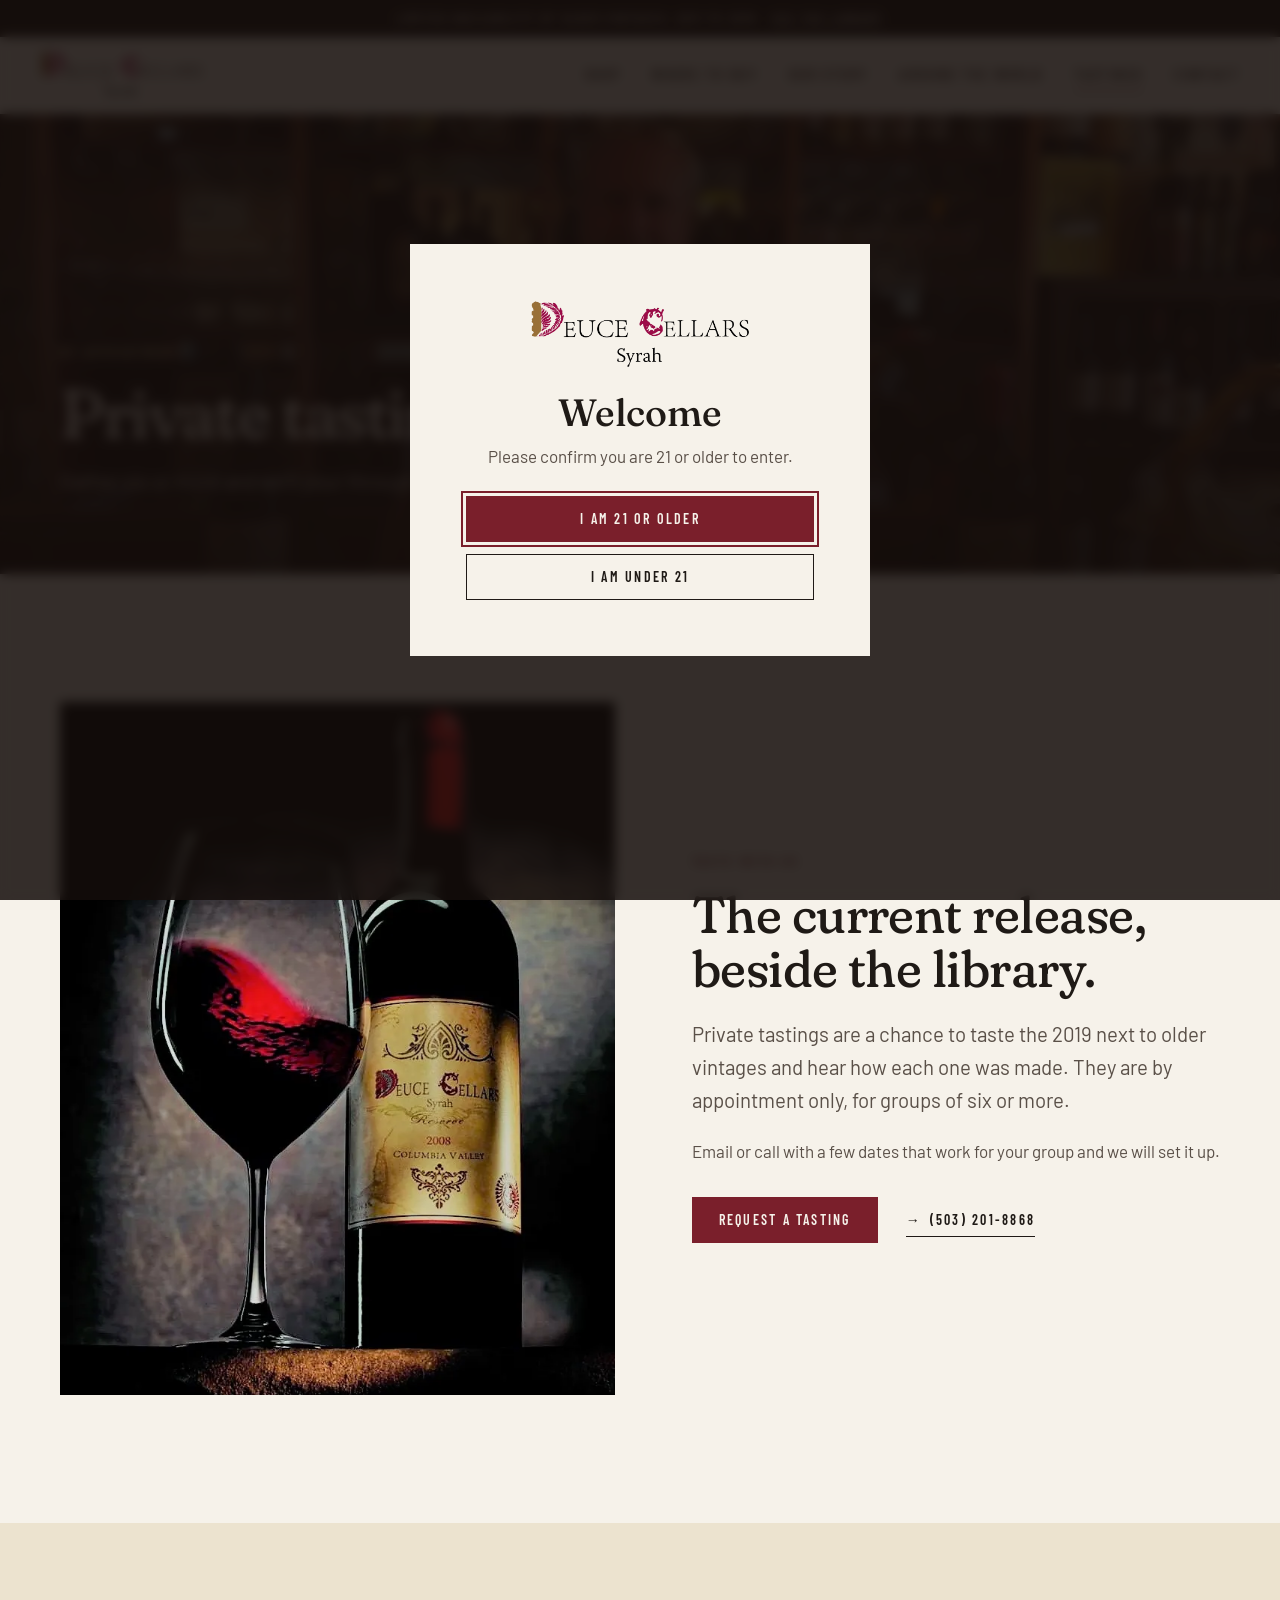
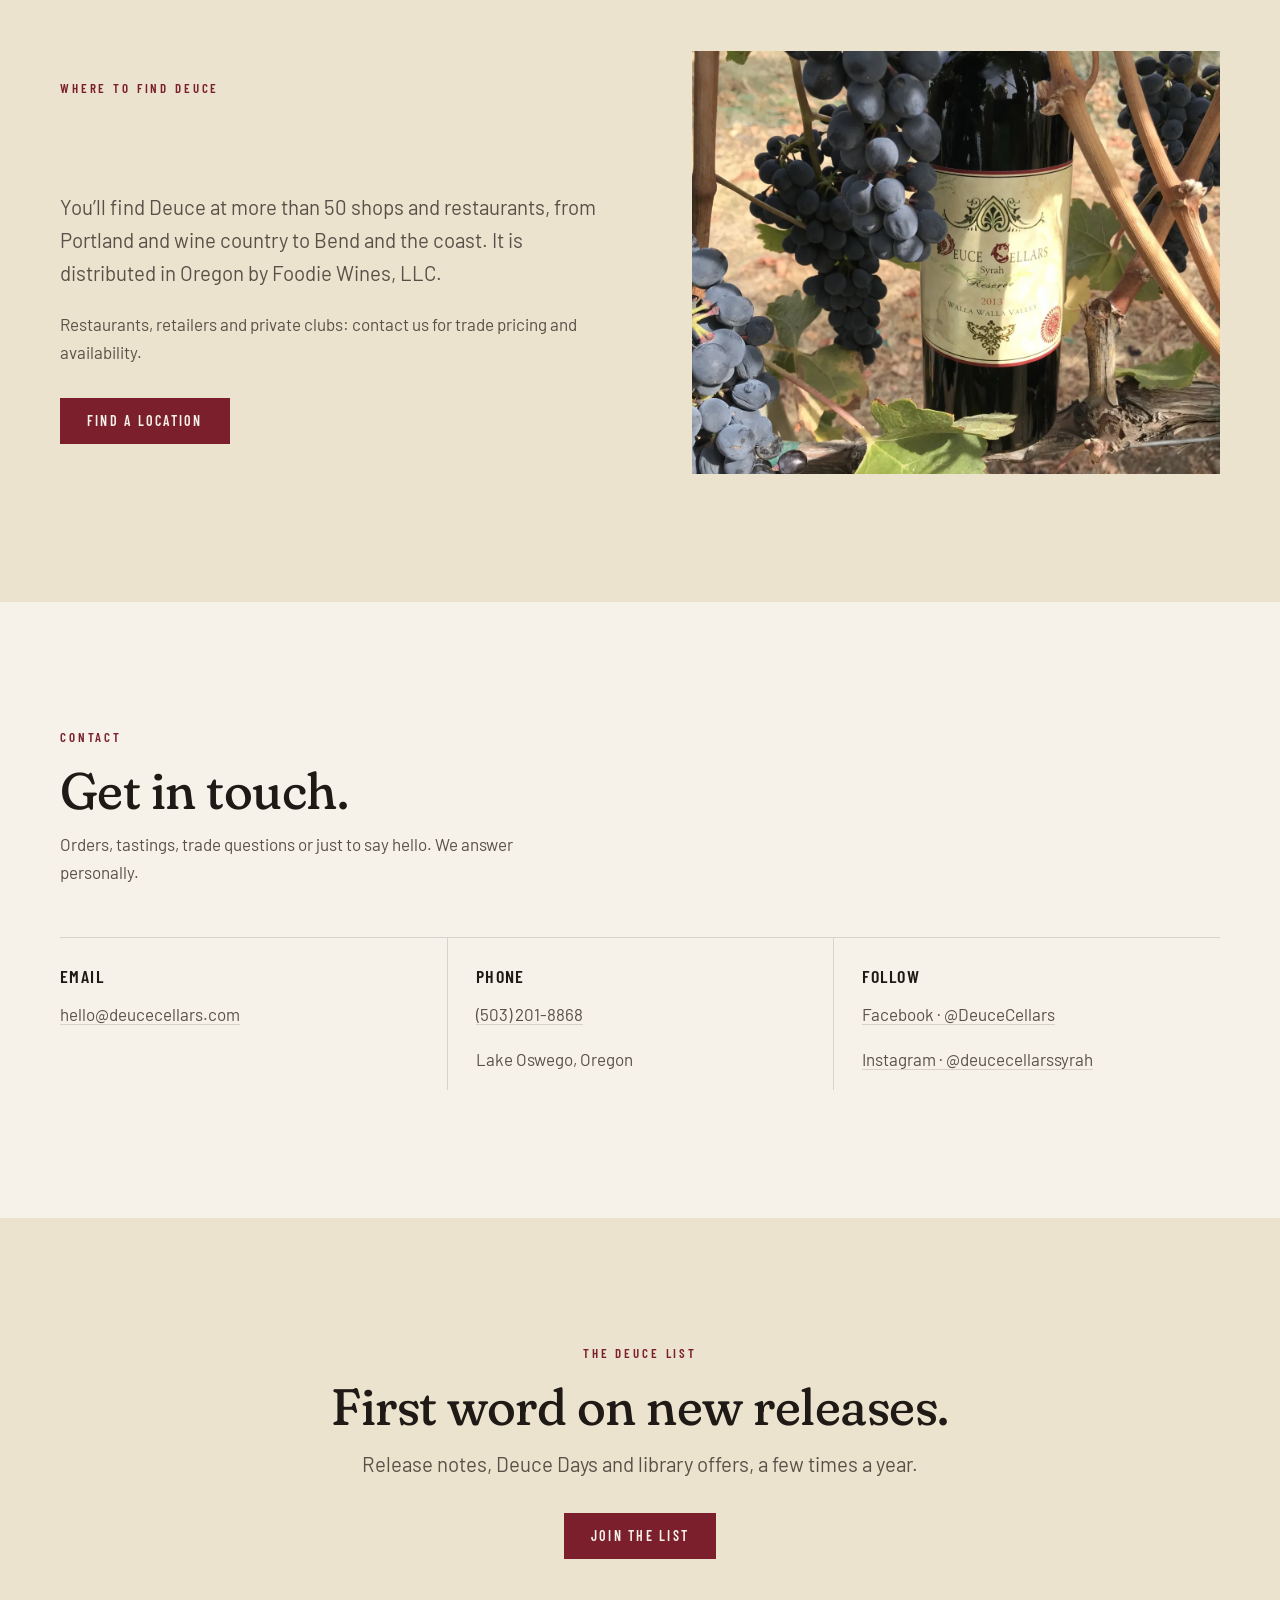
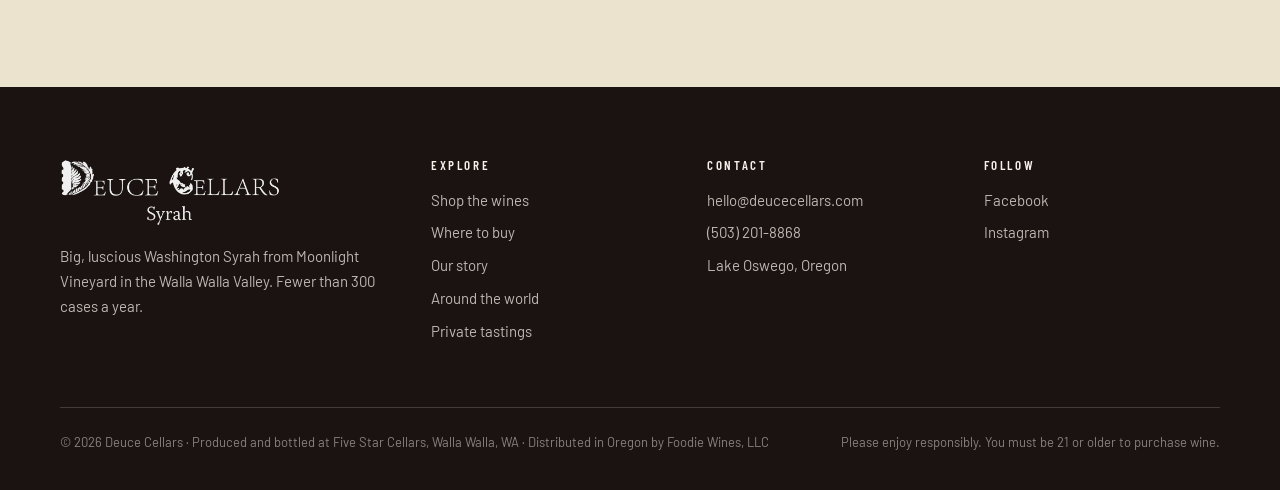
<file: visit.html>
<!doctype html>
<html lang="en">
<head>
<meta charset="utf-8">
<meta name="viewport" content="width=device-width, initial-scale=1">
<title>Private Tastings &amp; Contact — Deuce Cellars</title>
<meta name="description" content="Private tastings of Deuce Cellars Reserve Syrah by appointment, for groups of six or more. Contact us by email or phone.">
<link rel="preconnect" href="https://fonts.googleapis.com">
<link rel="preconnect" href="https://fonts.gstatic.com" crossorigin>
<link href="https://fonts.googleapis.com/css2?family=Barlow+Condensed:wght@500;600&family=Barlow:wght@400;500&family=Fraunces:ital,opsz,wght,SOFT,WONK@0,9..144,300..700,0..100,0..1;1,9..144,300..700,0..100,0..1&display=swap" rel="stylesheet">
<link rel="stylesheet" href="css/style.css?v=2">
<link rel="stylesheet" href="css/motion.css?v=6">
<script>/* Turns on the site's movement unless the device asks for reduced motion */(function(d){var c=d.documentElement.classList;try{if(matchMedia('(prefers-reduced-motion: reduce)').matches)return}catch(e){}c.add('m');try{if(sessionStorage.getItem('deuce-pour')){sessionStorage.removeItem('deuce-pour');c.add('pour-in')}}catch(e){}try{if(localStorage.getItem('deuce-21')!=='yes')c.add('gate-up')}catch(e){c.add('gate-up')}setTimeout(function(){if(!c.contains('m-ok'))c.remove('m','pour-in','gate-up')},4000)})(document)</script>
</head>
<body>

<div class="announce"><a href="wines.html#library">Limited availability of older vintages, 2011 to 2018 · <span>See the library</span></a></div>

<header class="site-header">
  <div class="header-inner">
    <a class="brand" href="index.html"><img src="images/logo.webp" alt="Deuce Cellars" width="800" height="246"></a>
    <button class="nav-toggle" aria-label="Menu" aria-expanded="false"><span></span></button>
    <nav class="site-nav" aria-label="Main">
      <a href="wines.html">Shop</a>
      <a href="where-to-buy.html">Where to Buy</a>
      <a href="story.html">Our Story</a>
      <a href="world.html">Around the World</a>
      <a href="visit.html">Tastings</a>
      <a href="visit.html#contact">Contact</a>
    </nav>
  </div>
</header>

<main>

  <section class="page-hero">
    <img src="images/tasting.webp" alt="" style="object-position: 50% 35%">
    <div class="wrap">
      <span class="eyebrow">By appointment</span>
      <h1 class="display">Private tastings</h1>
      <p class="lede">Gather six or more and we’ll pour through the vintages with you.</p>
    </div>
  </section>

  <section class="section">
    <div class="wrap split">
      <figure class="split-media split-media--tall" style="margin:0">
        <img src="images/studio-pour.webp" alt="Deuce Cellars Reserve Syrah being poured into a glass" loading="lazy">
      </figure>
      <div>
        <span class="eyebrow">Taste with us</span>
        <h2 class="h2">The current release, beside the library.</h2>
        <p class="lede" style="margin-top:22px">Private tastings are a chance to taste the 2019 next to older vintages and hear how each one was made. They are by appointment only, for groups of six or more.</p>
        <p class="muted">Email or call with a few dates that work for your group and we will set it up.</p>
        <div class="actions">
          <a class="btn" href="mailto:hello@deucecellars.com?subject=Private%20tasting%20request&amp;body=Hi%20Deuce%20Cellars%2C%0A%0AWe'd%20like%20to%20book%20a%20private%20tasting.%0A%0ANumber%20of%20guests%3A%0APreferred%20dates%3A%0AName%3A%0APhone%3A%0A">Request a tasting</a>
          <a class="link-arrow" href="tel:+15032018868">(503) 201-8868</a>
        </div>
      </div>
    </div>
  </section>

  <section class="section section--parchment">
    <div class="wrap split split--rev">
      <figure class="split-media split-media--wide" style="margin:0">
        <img src="images/bottle-grapes.webp" alt="A bottle of Deuce Cellars Reserve Syrah among Syrah clusters" loading="lazy">
      </figure>
      <div>
        <span class="eyebrow">Where to find Deuce</span>
        <h2 class="h2">Poured across Oregon.</h2>
        <p class="lede" style="margin-top:22px">You’ll find Deuce at more than 50 shops and restaurants, from Portland and wine country to Bend and the coast. It is distributed in Oregon by Foodie Wines, LLC.</p>
        <p class="muted">Restaurants, retailers and private clubs: contact us for trade pricing and availability.</p>
        <div class="actions"><a class="btn" href="where-to-buy.html">Find a location</a></div>
      </div>
    </div>
  </section>

  <section class="section" id="contact" style="scroll-margin-top: var(--header-h)">
    <div class="wrap">
      <div class="section-head">
        <div>
          <span class="eyebrow">Contact</span>
          <h2 class="h2">Get in touch.</h2>
          <p>Orders, tastings, trade questions or just to say hello. We answer personally.</p>
        </div>
      </div>
      <div class="contact-grid">
        <div>
          <h3>Email</h3>
          <p><a href="mailto:hello@deucecellars.com">hello@deucecellars.com</a></p>
        </div>
        <div>
          <h3>Phone</h3>
          <p><a href="tel:+15032018868">(503) 201-8868</a></p>
          <p>Lake Oswego, Oregon</p>
        </div>
        <div>
          <h3>Follow</h3>
          <p><a href="https://facebook.com/deucecellars/" target="_blank" rel="noopener">Facebook · @DeuceCellars</a></p>
          <p><a href="https://www.instagram.com/deucecellarssyrah/" target="_blank" rel="noopener">Instagram · @deucecellarssyrah</a></p>
        </div>
      </div>
    </div>
  </section>

  <section class="section section--parchment signup">
    <div class="wrap">
      <span class="eyebrow">The Deuce list</span>
      <h2 class="h2">First word on new releases.</h2>
      <p class="lede">Release notes, Deuce Days and library offers, a few times a year.</p>
      <div class="actions"><a class="btn" href="mailto:hello@deucecellars.com?subject=Add%20me%20to%20the%20Deuce%20list">Join the list</a></div>
    </div>
  </section>

</main>

<footer class="site-footer">
  <div class="wrap">
    <div class="footer-grid">
      <div>
        <img class="footer-logo" src="images/logo.webp" alt="Deuce Cellars" loading="lazy">
        <p>Big, luscious Washington Syrah from Moonlight Vineyard in the Walla Walla Valley. Fewer than 300 cases a year.</p>
      </div>
      <div>
        <h4>Explore</h4>
        <ul>
          <li><a href="wines.html">Shop the wines</a></li>
          <li><a href="where-to-buy.html">Where to buy</a></li>
          <li><a href="story.html">Our story</a></li>
          <li><a href="world.html">Around the world</a></li>
          <li><a href="visit.html">Private tastings</a></li>
        </ul>
      </div>
      <div>
        <h4>Contact</h4>
        <ul>
          <li><a href="mailto:hello@deucecellars.com">hello@deucecellars.com</a></li>
          <li><a href="tel:+15032018868">(503) 201-8868</a></li>
          <li>Lake Oswego, Oregon</li>
        </ul>
      </div>
      <div>
        <h4>Follow</h4>
        <ul>
          <li><a href="https://facebook.com/deucecellars/" target="_blank" rel="noopener">Facebook</a></li>
          <li><a href="https://www.instagram.com/deucecellarssyrah/" target="_blank" rel="noopener">Instagram</a></li>
        </ul>
      </div>
    </div>
    <div class="footer-legal">
      <p>© <span data-year-now>2026</span> Deuce Cellars · Produced and bottled at Five Star Cellars, Walla Walla, WA · Distributed in Oregon by Foodie Wines, LLC</p>
      <p>Please enjoy responsibly. You must be 21 or older to purchase wine.</p>
    </div>
  </div>
</footer>

<script src="js/wines.js?v=2"></script>
<script src="js/site.js?v=4"></script>
<script src="js/motion.js?v=6"></script>
</body>
</html>
</file>
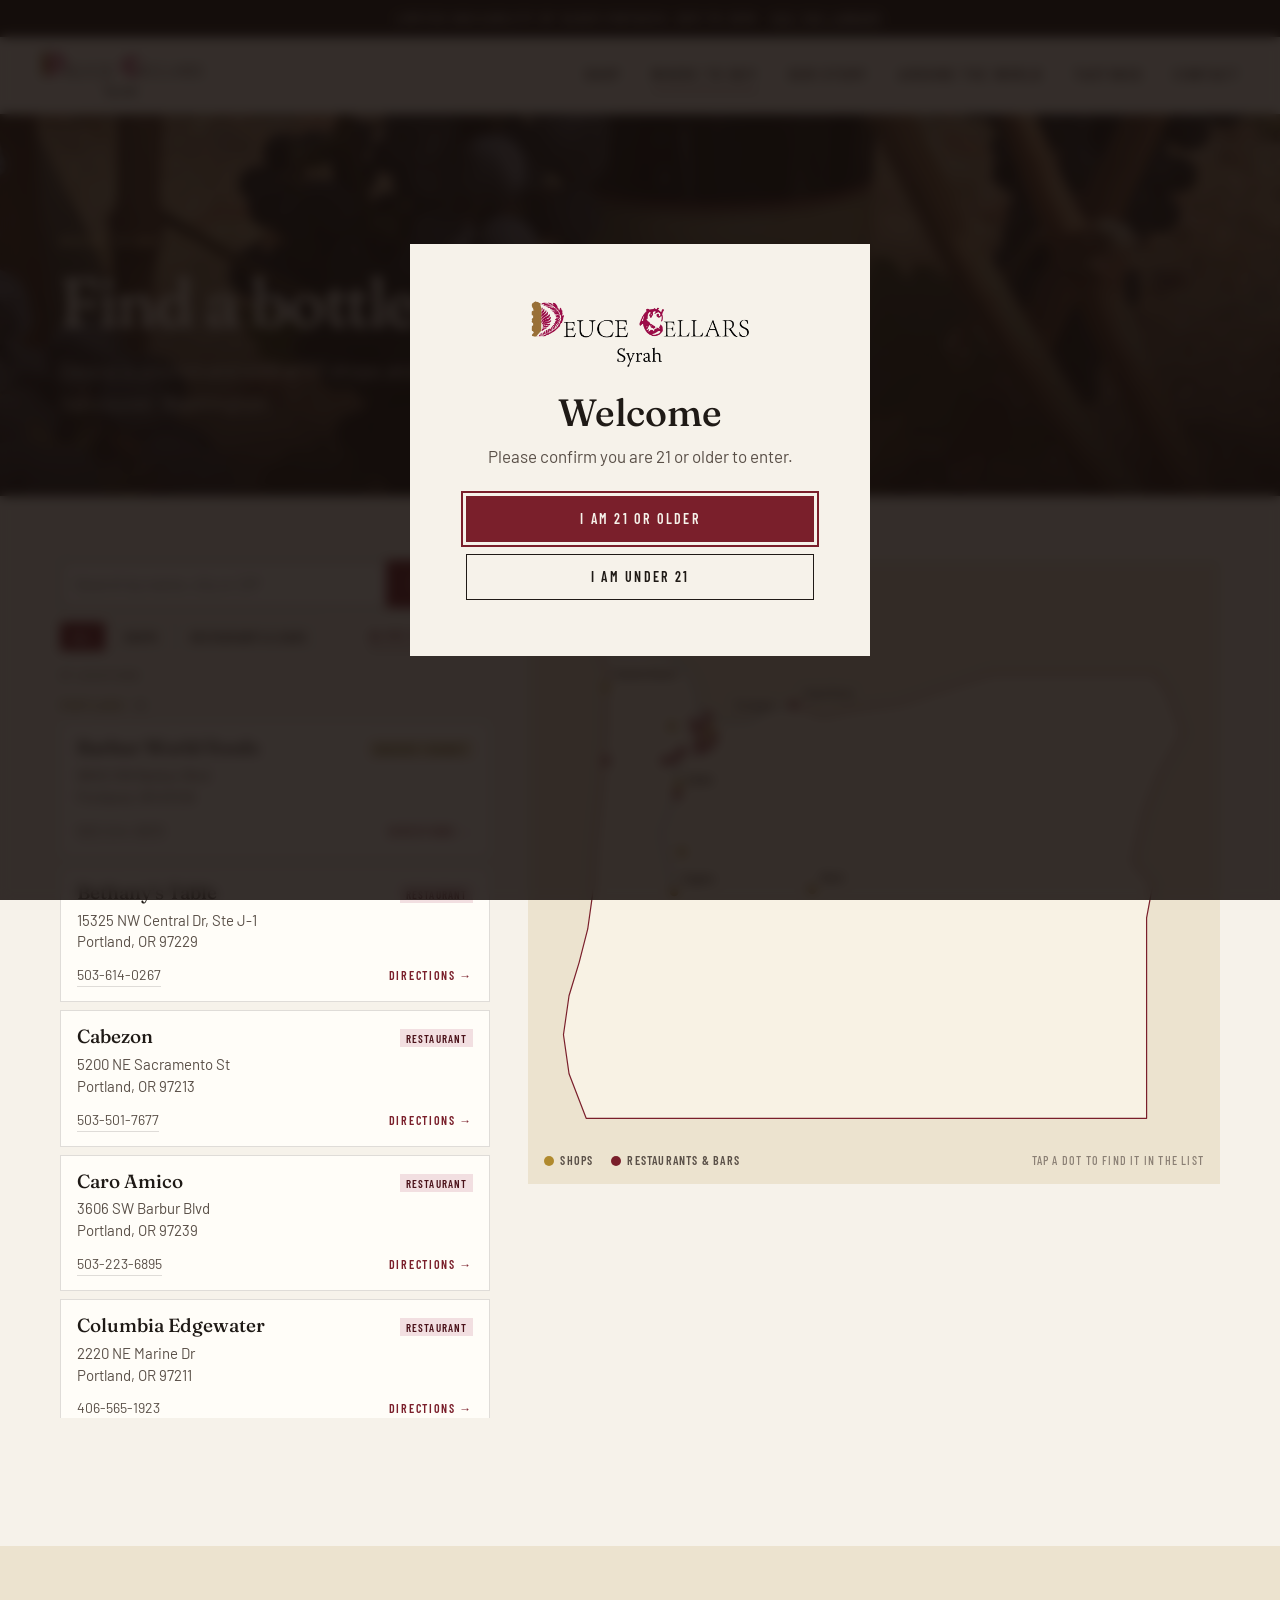
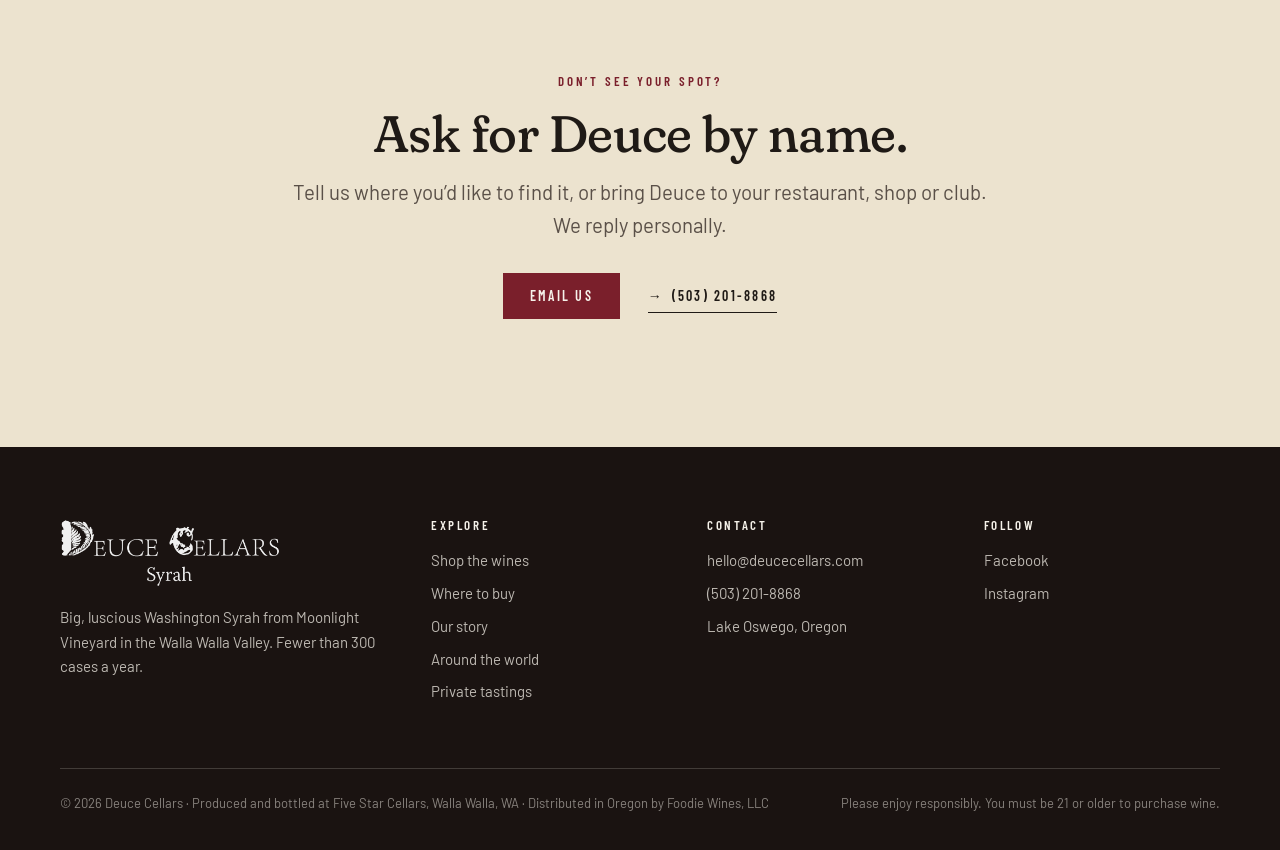
<file: where-to-buy.html>
<!doctype html>
<html lang="en">
<head>
<meta charset="utf-8">
<meta name="viewport" content="width=device-width, initial-scale=1">
<title>Where to Buy — Deuce Cellars</title>
<meta name="description" content="Find Deuce Cellars Reserve Syrah at shops and restaurants across Oregon and Vancouver, Washington. Search by name, city or ZIP code.">
<link rel="preconnect" href="https://fonts.googleapis.com">
<link rel="preconnect" href="https://fonts.gstatic.com" crossorigin>
<link href="https://fonts.googleapis.com/css2?family=Barlow+Condensed:wght@500;600&family=Barlow:wght@400;500&family=Fraunces:ital,opsz,wght,SOFT,WONK@0,9..144,300..700,0..100,0..1;1,9..144,300..700,0..100,0..1&display=swap" rel="stylesheet">
<link rel="stylesheet" href="css/style.css?v=2">
<link rel="stylesheet" href="css/motion.css?v=6">
<script>/* Turns on the site's movement unless the device asks for reduced motion */(function(d){var c=d.documentElement.classList;try{if(matchMedia('(prefers-reduced-motion: reduce)').matches)return}catch(e){}c.add('m');try{if(sessionStorage.getItem('deuce-pour')){sessionStorage.removeItem('deuce-pour');c.add('pour-in')}}catch(e){}try{if(localStorage.getItem('deuce-21')!=='yes')c.add('gate-up')}catch(e){c.add('gate-up')}setTimeout(function(){if(!c.contains('m-ok'))c.remove('m','pour-in','gate-up')},4000)})(document)</script>
</head>
<body>

<div class="announce"><a href="wines.html#library">Limited availability of older vintages, 2011 to 2018 · <span>See the library</span></a></div>

<header class="site-header">
  <div class="header-inner">
    <a class="brand" href="index.html"><img src="images/logo.webp" alt="Deuce Cellars" width="800" height="246"></a>
    <button class="nav-toggle" aria-label="Menu" aria-expanded="false"><span></span></button>
    <nav class="site-nav" aria-label="Main">
      <a href="wines.html">Shop</a>
      <a href="where-to-buy.html">Where to Buy</a>
      <a href="story.html">Our Story</a>
      <a href="world.html">Around the World</a>
      <a href="visit.html">Tastings</a>
      <a href="visit.html#contact">Contact</a>
    </nav>
  </div>
</header>

<main>

  <section class="page-hero page-hero--short">
    <img src="images/bottle-grapes.webp" alt="" style="object-position: 50% 45%">
    <div class="wrap">
      <span class="eyebrow">Where to buy</span>
      <h1 class="display">Find a bottle near you.</h1>
      <p class="lede">Deuce is poured and sold at <span data-loc-count>57</span> shops and restaurants across Oregon and in Vancouver, Washington.</p>
    </div>
  </section>

  <section class="section finder-section">
    <div class="wrap finder">
      <div class="finder-panel">
        <form class="finder-search" id="loc-form" role="search">
          <label for="loc-q" class="sr-only">Search by name, city or ZIP code</label>
          <input id="loc-q" type="search" placeholder="Search by name, city or ZIP" autocomplete="off" enterkeyhint="search">
          <button class="btn" type="submit">Search</button>
        </form>
        <div class="finder-tools">
          <div class="chips" role="group" aria-label="Show">
            <button type="button" class="chip" data-cat="all" aria-pressed="true">All</button>
            <button type="button" class="chip" data-cat="store" aria-pressed="false">Shops</button>
            <button type="button" class="chip" data-cat="restaurant" aria-pressed="false">Restaurants &amp; bars</button>
          </div>
          <button type="button" class="near-me" id="loc-near">Use my location</button>
        </div>
        <p class="finder-status" id="loc-status" aria-live="polite"></p>
        <div class="finder-list" id="loc-list"></div>
      </div>

      <div class="finder-map">
        <div class="map-views" role="group" aria-label="Map view">
          <button type="button" class="chip" data-view="oregon" aria-pressed="true">All Oregon</button>
          <button type="button" class="chip" data-view="portland" aria-pressed="false">Portland area</button>
        </div>
        <svg id="loc-map" role="img" aria-label="Map of Oregon showing every shop and restaurant that carries Deuce" preserveAspectRatio="xMidYMid meet"></svg>
        <div class="map-legend">
          <span><i class="dot-key dot-key--store"></i>Shops</span>
          <span><i class="dot-key dot-key--restaurant"></i>Restaurants &amp; bars</span>
          <span class="map-hint">Tap a dot to find it in the list</span>
        </div>
      </div>
    </div>
  </section>

  <section class="section section--parchment signup">
    <div class="wrap">
      <span class="eyebrow">Don’t see your spot?</span>
      <h2 class="h2">Ask for Deuce by name.</h2>
      <p class="lede">Tell us where you’d like to find it, or bring Deuce to your restaurant, shop or club. We reply personally.</p>
      <div class="actions">
        <a class="btn" href="mailto:hello@deucecellars.com?subject=Where%20can%20I%20find%20Deuce%3F">Email us</a>
        <a class="link-arrow" href="tel:+15032018868">(503) 201-8868</a>
      </div>
    </div>
  </section>

</main>

<footer class="site-footer">
  <div class="wrap">
    <div class="footer-grid">
      <div>
        <img class="footer-logo" src="images/logo.webp" alt="Deuce Cellars" loading="lazy">
        <p>Big, luscious Washington Syrah from Moonlight Vineyard in the Walla Walla Valley. Fewer than 300 cases a year.</p>
      </div>
      <div>
        <h4>Explore</h4>
        <ul>
          <li><a href="wines.html">Shop the wines</a></li>
          <li><a href="where-to-buy.html">Where to buy</a></li>
          <li><a href="story.html">Our story</a></li>
          <li><a href="world.html">Around the world</a></li>
          <li><a href="visit.html">Private tastings</a></li>
        </ul>
      </div>
      <div>
        <h4>Contact</h4>
        <ul>
          <li><a href="mailto:hello@deucecellars.com">hello@deucecellars.com</a></li>
          <li><a href="tel:+15032018868">(503) 201-8868</a></li>
          <li>Lake Oswego, Oregon</li>
        </ul>
      </div>
      <div>
        <h4>Follow</h4>
        <ul>
          <li><a href="https://facebook.com/deucecellars/" target="_blank" rel="noopener">Facebook</a></li>
          <li><a href="https://www.instagram.com/deucecellarssyrah/" target="_blank" rel="noopener">Instagram</a></li>
        </ul>
      </div>
    </div>
    <div class="footer-legal">
      <p>© <span data-year-now>2026</span> Deuce Cellars · Produced and bottled at Five Star Cellars, Walla Walla, WA · Distributed in Oregon by Foodie Wines, LLC</p>
      <p>Please enjoy responsibly. You must be 21 or older to purchase wine.</p>
    </div>
  </div>
</footer>

<script src="js/wines.js?v=2"></script>
<script src="js/locations.js"></script>
<script src="js/site.js?v=4"></script>
<script src="js/motion.js?v=6"></script>
<script src="js/where.js"></script>
</body>
</html>
</file>
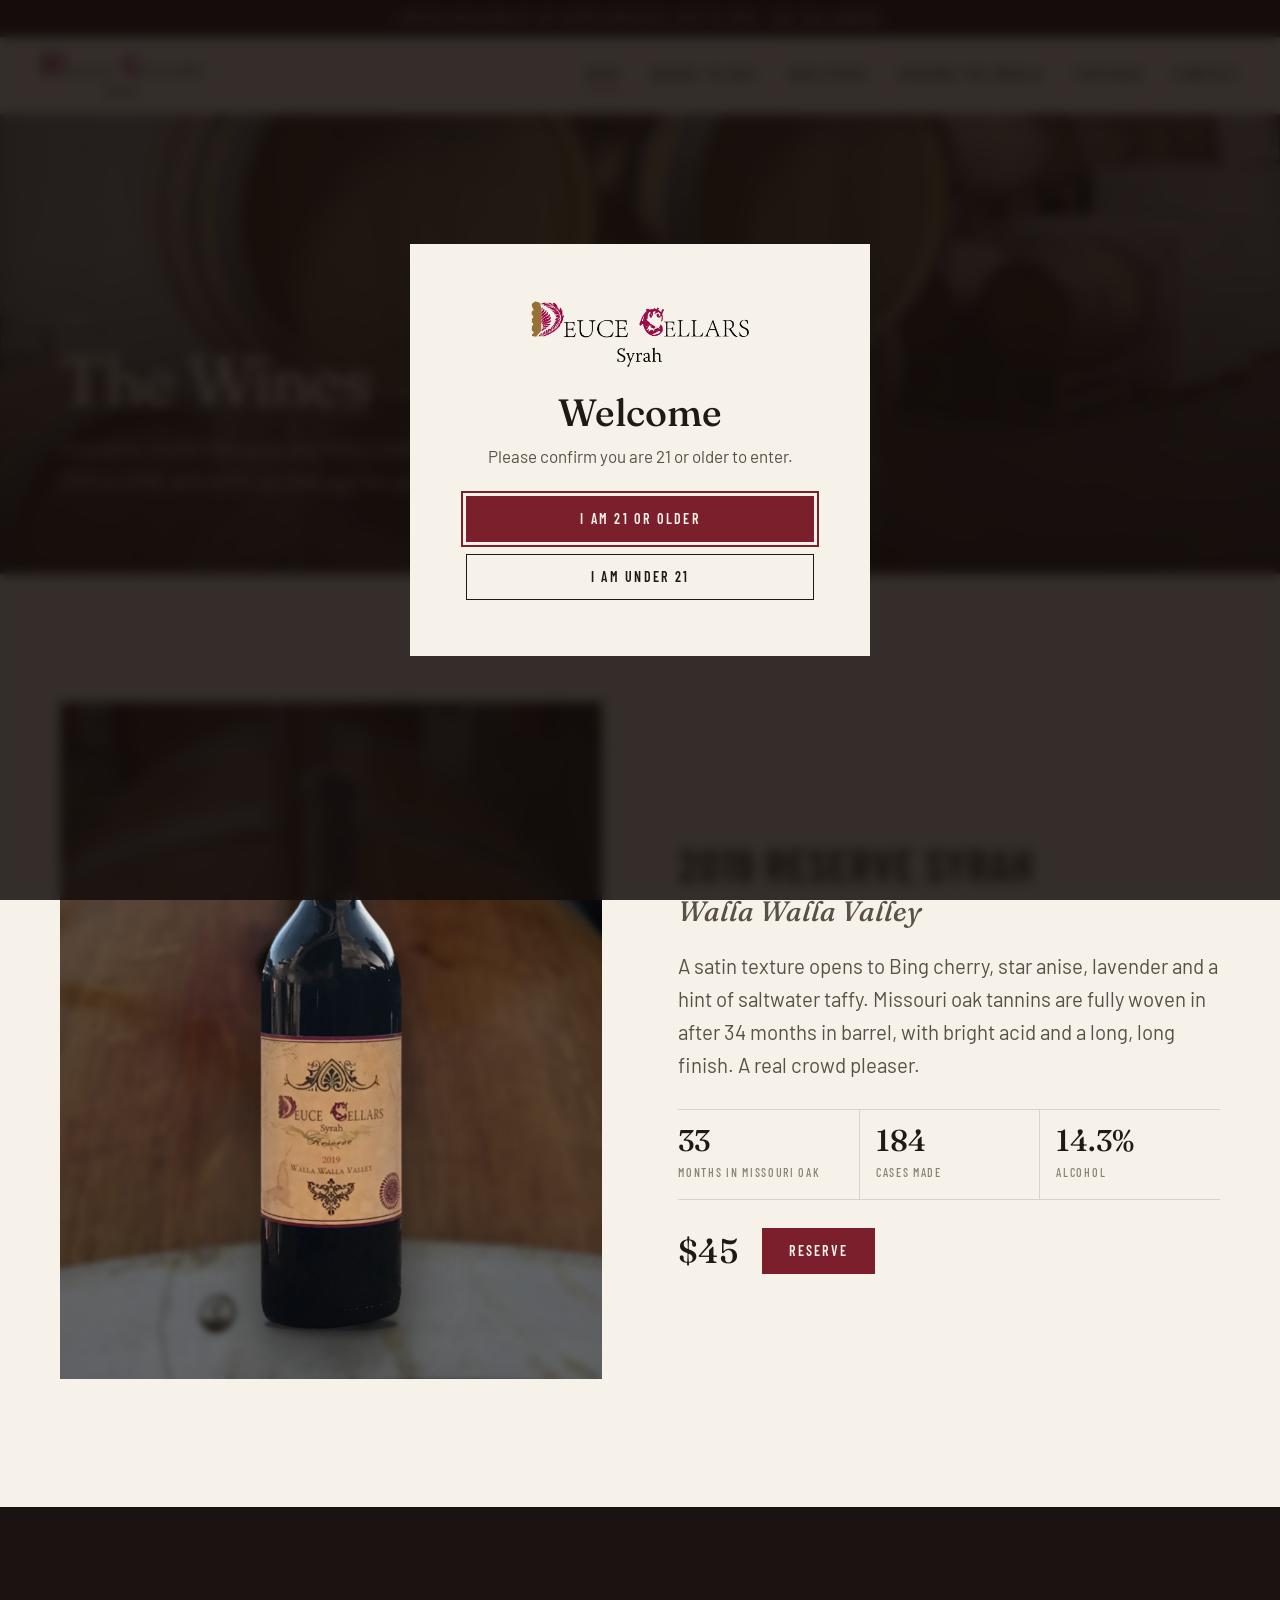
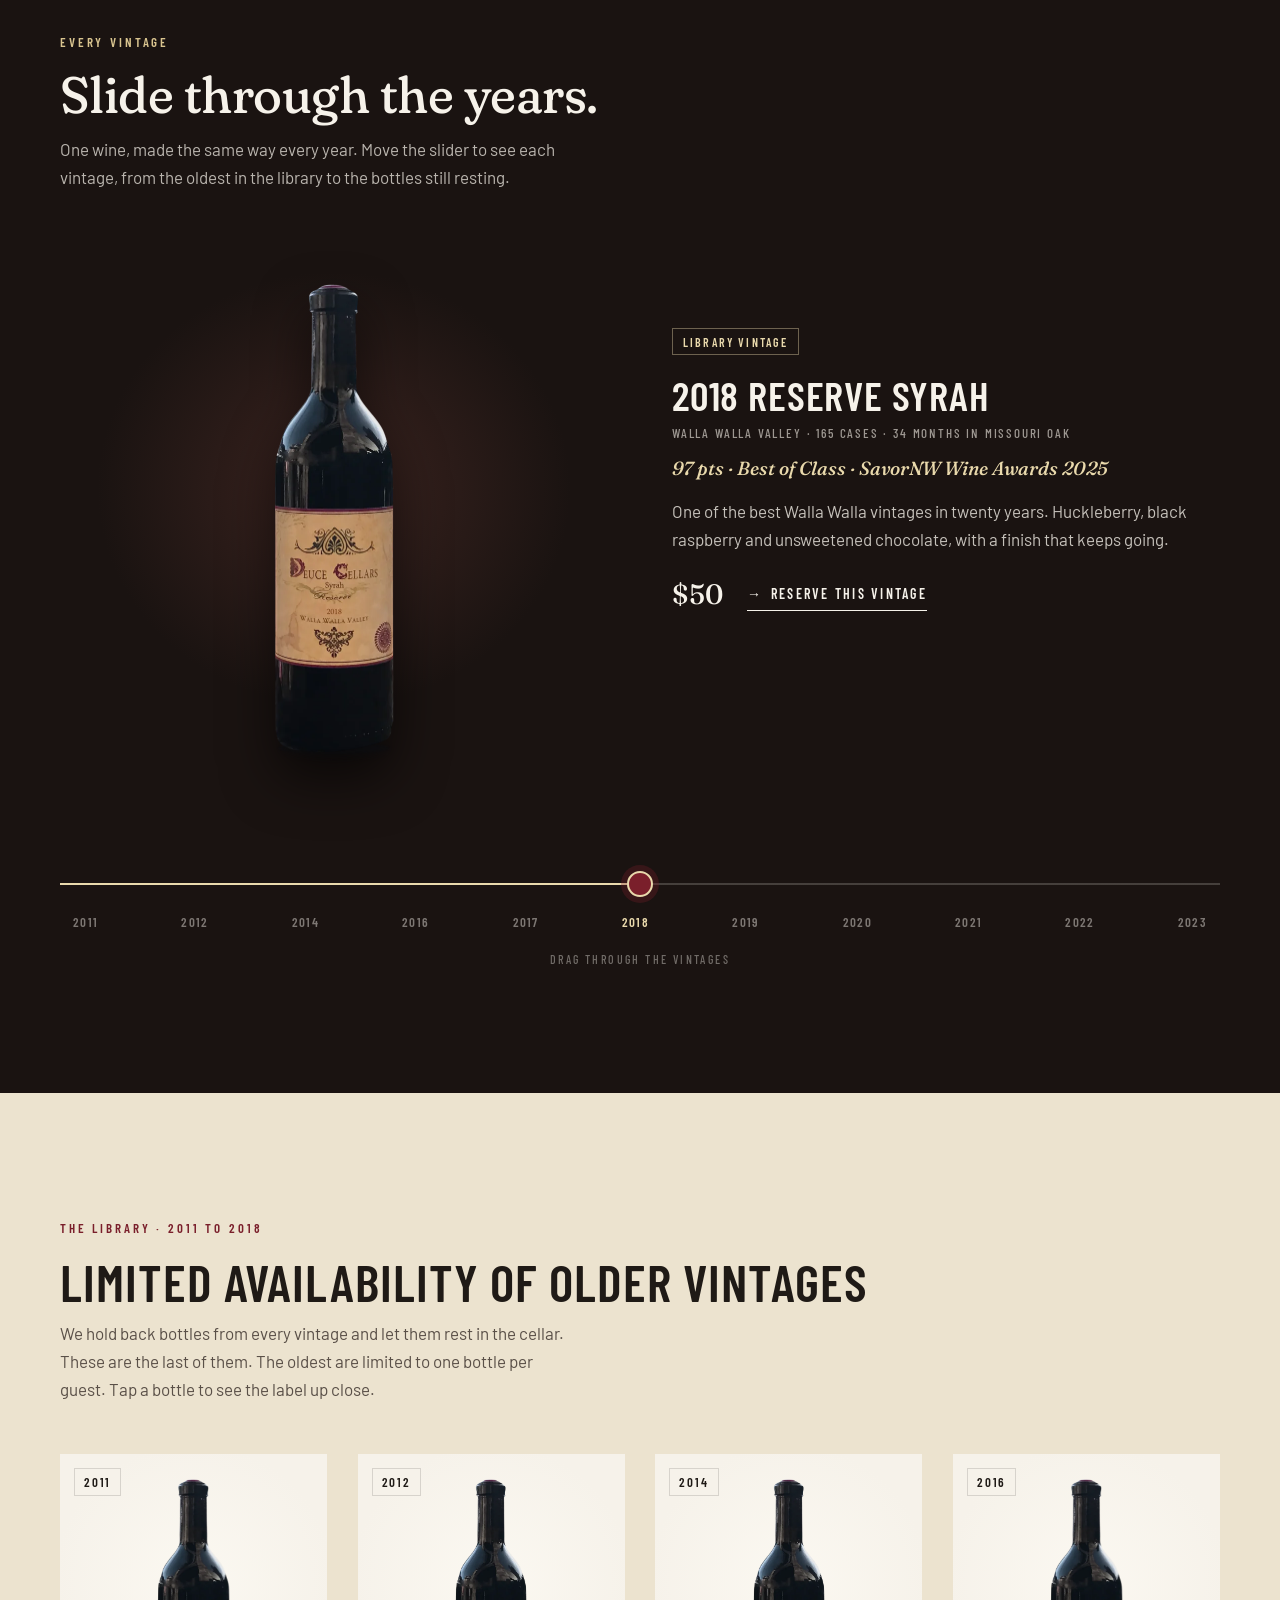
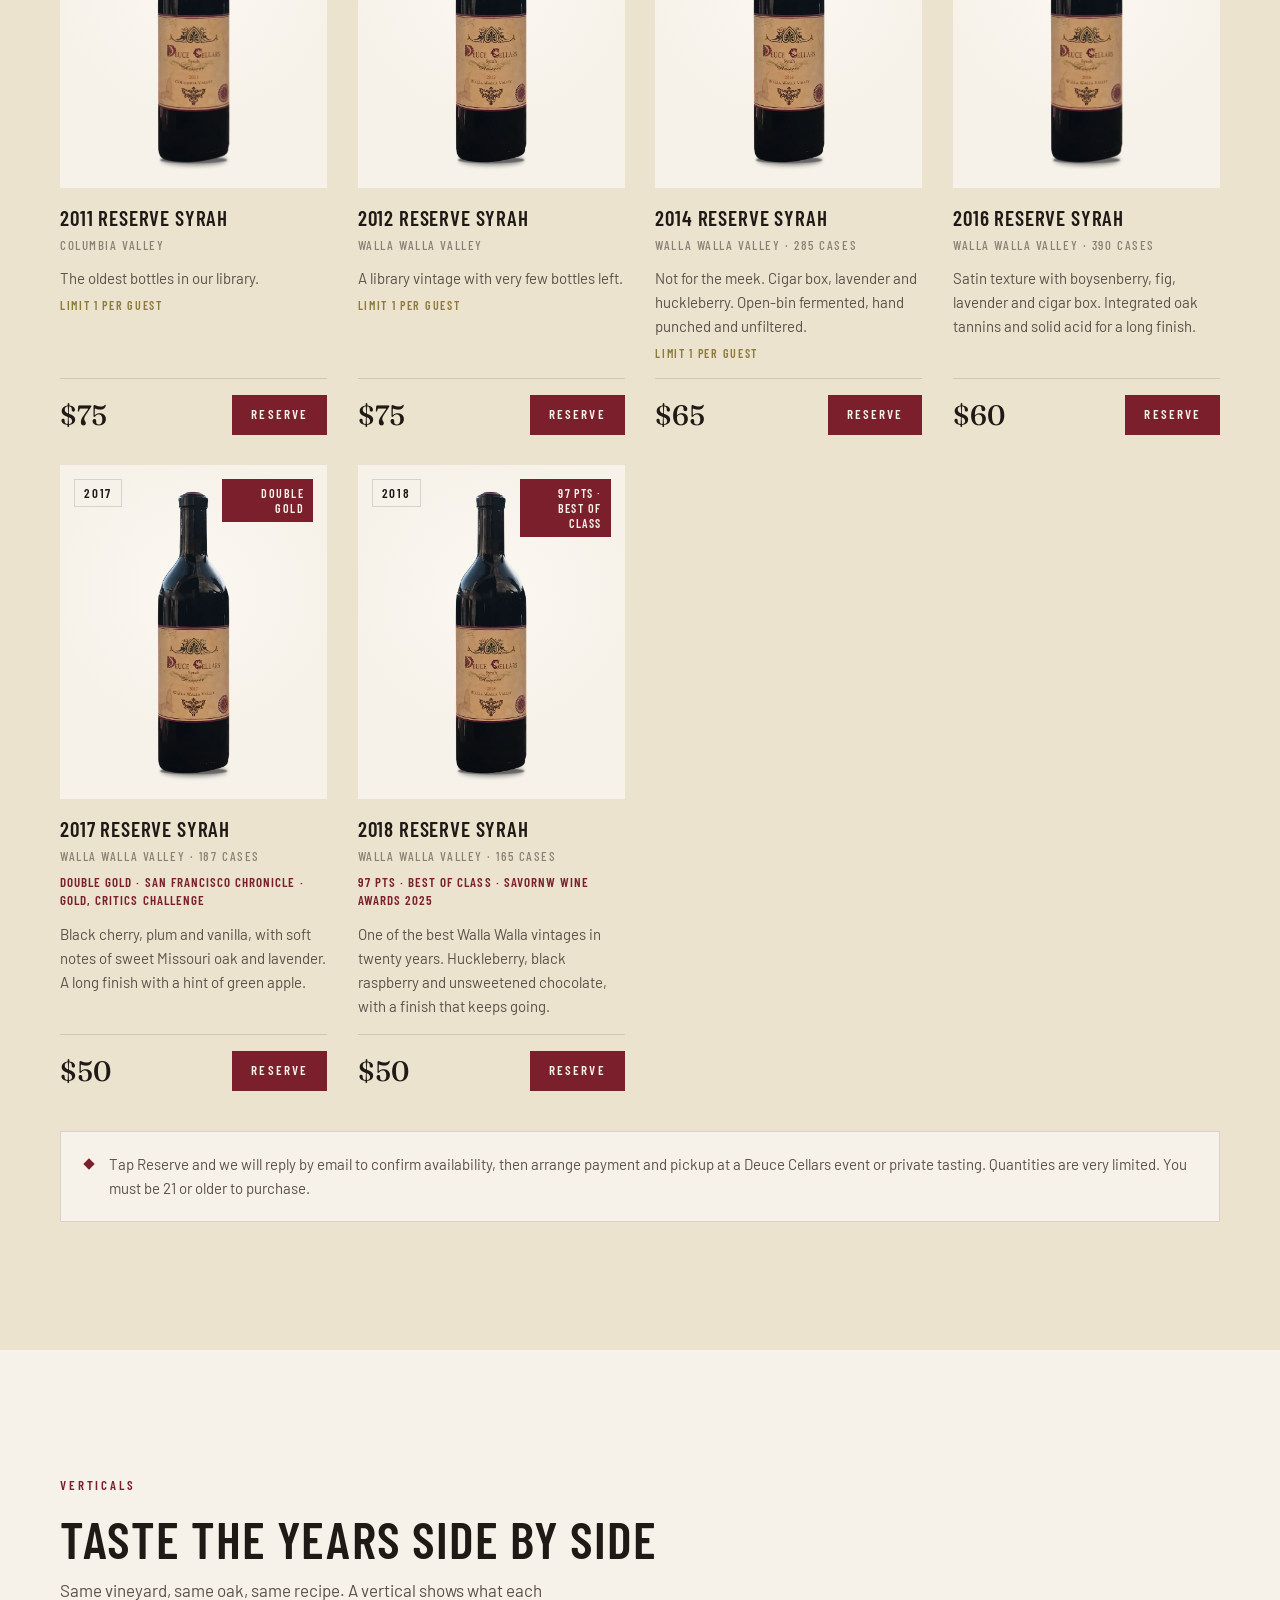
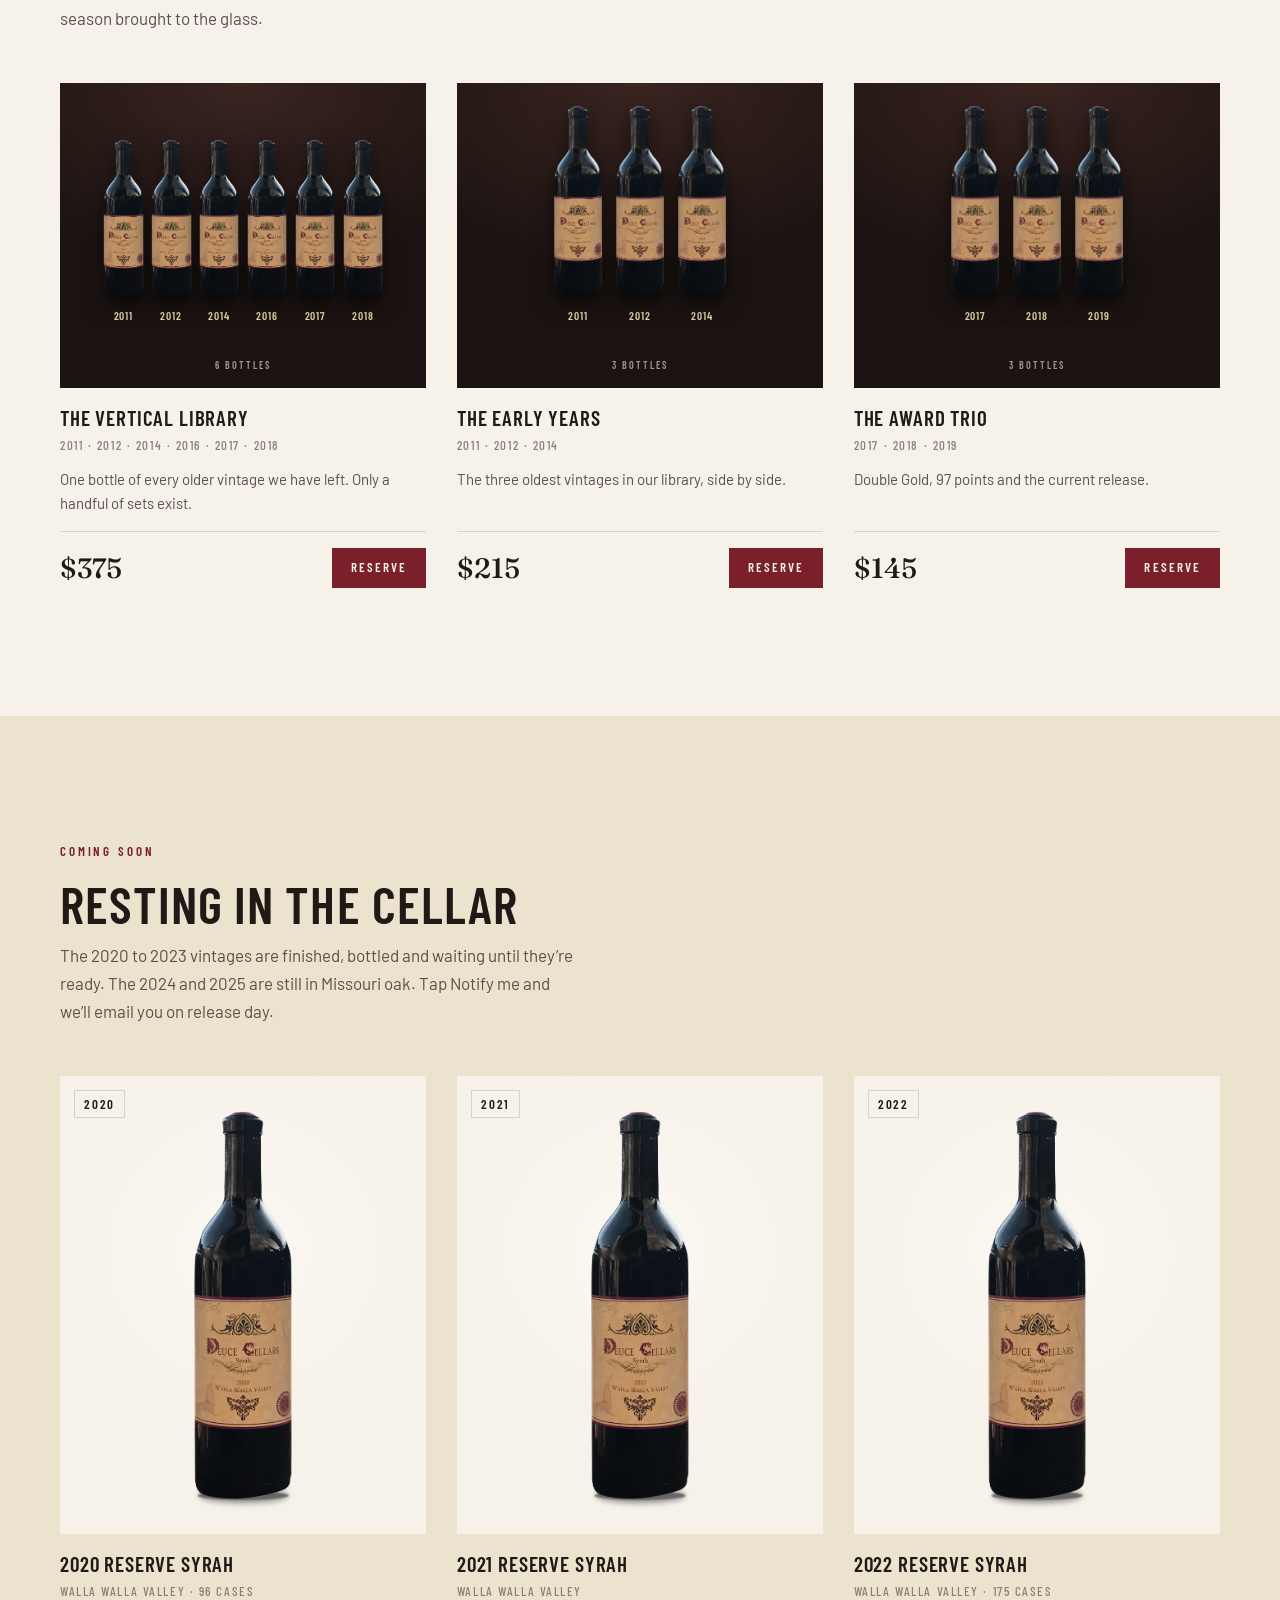
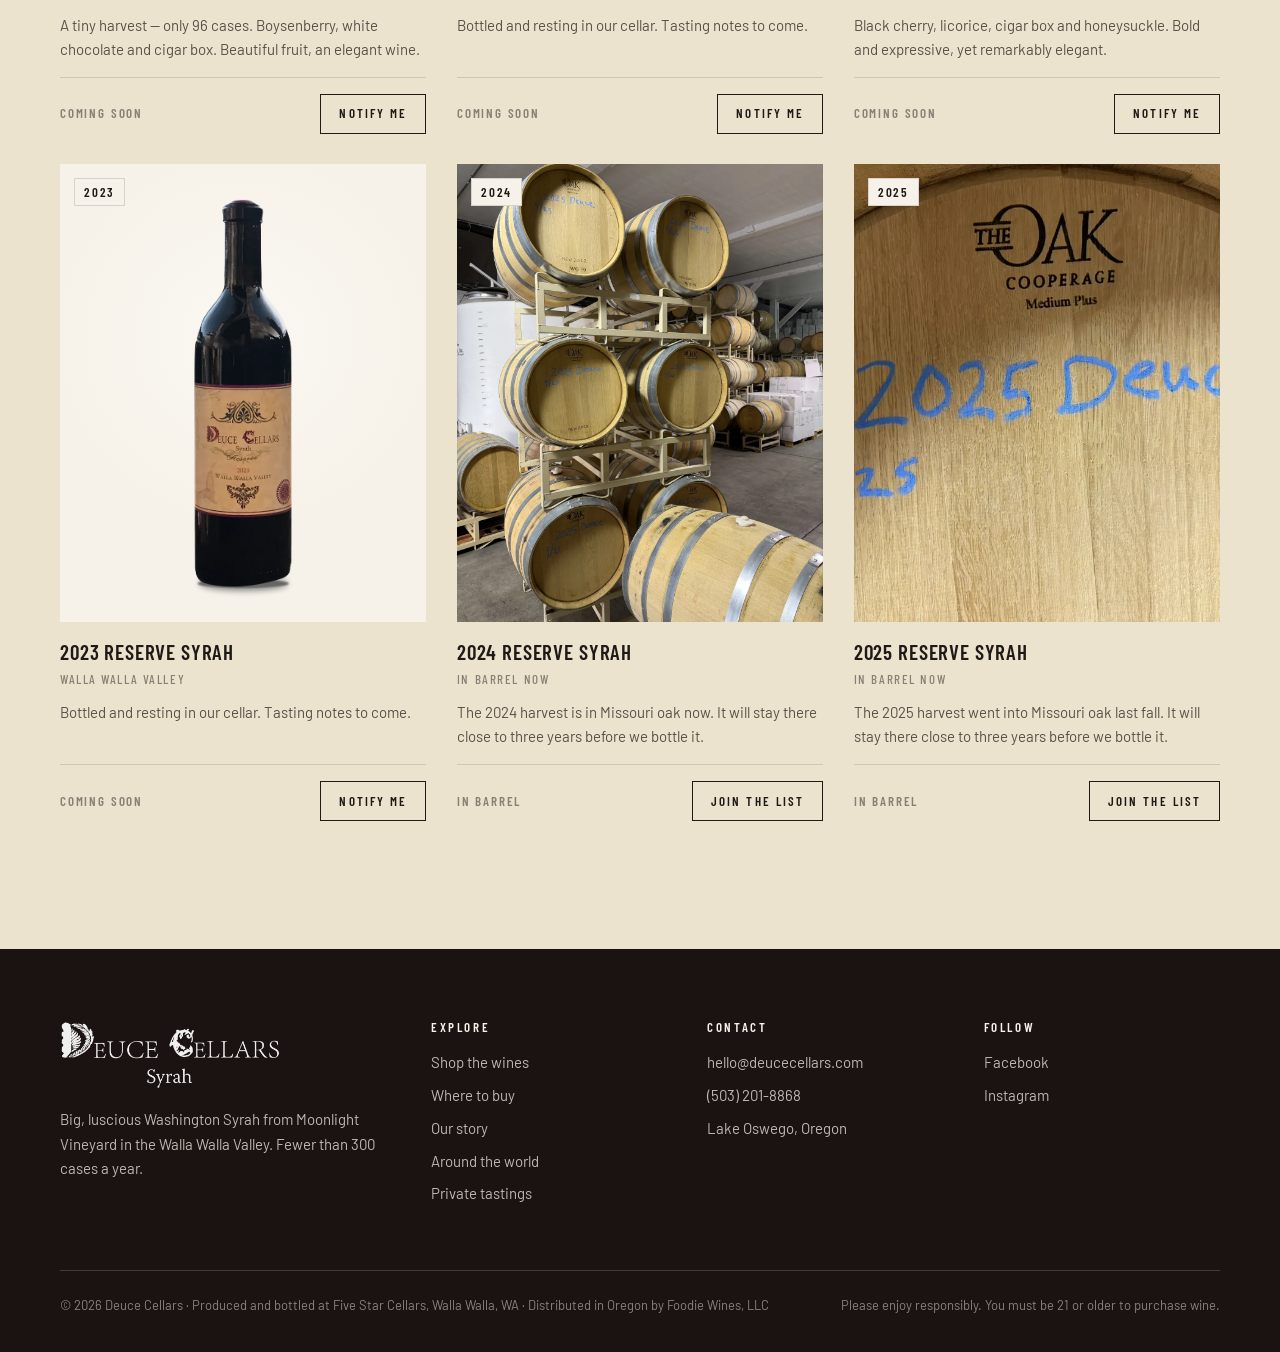
<file: wines.html>
<!doctype html>
<html lang="en">
<head>
<meta charset="utf-8">
<meta name="viewport" content="width=device-width, initial-scale=1">
<title>Shop the Wines — Deuce Cellars</title>
<meta name="description" content="The current release, library vintages back to 2011, and vertical sets of Deuce Cellars Reserve Syrah from the Walla Walla Valley.">
<link rel="preconnect" href="https://fonts.googleapis.com">
<link rel="preconnect" href="https://fonts.gstatic.com" crossorigin>
<link href="https://fonts.googleapis.com/css2?family=Barlow+Condensed:wght@500;600&family=Barlow:wght@400;500&family=Fraunces:ital,opsz,wght,SOFT,WONK@0,9..144,300..700,0..100,0..1;1,9..144,300..700,0..100,0..1&display=swap" rel="stylesheet">
<link rel="stylesheet" href="css/style.css?v=2">
<link rel="stylesheet" href="css/motion.css?v=6">
<script>/* Turns on the site's movement unless the device asks for reduced motion */(function(d){var c=d.documentElement.classList;try{if(matchMedia('(prefers-reduced-motion: reduce)').matches)return}catch(e){}c.add('m');try{if(sessionStorage.getItem('deuce-pour')){sessionStorage.removeItem('deuce-pour');c.add('pour-in')}}catch(e){}try{if(localStorage.getItem('deuce-21')!=='yes')c.add('gate-up')}catch(e){c.add('gate-up')}setTimeout(function(){if(!c.contains('m-ok'))c.remove('m','pour-in','gate-up')},4000)})(document)</script>
</head>
<body>

<div class="announce"><a href="#library">Limited availability of older vintages, 2011 to 2018 · <span>See the library</span></a></div>

<header class="site-header">
  <div class="header-inner">
    <a class="brand" href="index.html"><img src="images/logo.webp" alt="Deuce Cellars" width="800" height="246"></a>
    <button class="nav-toggle" aria-label="Menu" aria-expanded="false"><span></span></button>
    <nav class="site-nav" aria-label="Main">
      <a href="wines.html">Shop</a>
      <a href="where-to-buy.html">Where to Buy</a>
      <a href="story.html">Our Story</a>
      <a href="world.html">Around the World</a>
      <a href="visit.html">Tastings</a>
      <a href="visit.html#contact">Contact</a>
    </nav>
  </div>
</header>

<main>

  <section class="page-hero">
    <img src="images/barrels.webp" alt="" style="object-position: 50% 60%">
    <div class="wrap">
      <span class="eyebrow">Shop</span>
      <h1 class="display">The Wines</h1>
      <p class="lede">One wine, made the same way every year. The current release, older vintages from 2011 to 2018, and verticals that put the years side by side.</p>
    </div>
  </section>

  <section class="section" id="current" style="scroll-margin-top: var(--header-h)">
    <div class="wrap release">
      <div class="release-stage">
        <img class="bg" src="images/barrel-wine.webp" alt="">
        <img class="bottle" src="images/bottles/bottle-2019-lg.webp" alt="A bottle of 2019 Deuce Cellars Reserve Syrah" data-zoom="images/bottles/bottle-2019-lg.webp" data-caption="2019 Reserve Syrah · Walla Walla Valley">
      </div>
      <div>
        <span class="eyebrow">Current release</span>
        <h2 class="release-name">2019 Reserve Syrah <small>Walla Walla Valley</small></h2>
        <p class="lede" style="margin-top:22px" data-wine="2019" data-field="note"></p>
        <div class="facts">
          <div><b>34</b><span>Months in Missouri oak</span></div>
          <div><b>190</b><span>Cases made</span></div>
          <div><b>14.8%</b><span>Alcohol</span></div>
        </div>
        <div class="buy-row">
          <span class="price" data-wine="2019" data-field="price"></span>
          <span data-wine="2019" data-field="buy"></span>
        </div>
      </div>
    </div>
  </section>

  <section class="section section--night scrub-section" id="vintages">
    <div class="wrap">
      <div class="section-head">
        <div>
          <span class="eyebrow">Every vintage</span>
          <h2 class="h2">Slide through the years.</h2>
          <p>One wine, made the same way every year. Move the slider to see each vintage, from the oldest in the library to the bottles still resting.</p>
        </div>
      </div>
      <div class="scrub" data-scrubber></div>
    </div>
  </section>

  <section class="section section--parchment" id="library">
    <div class="wrap">
      <div class="section-head">
        <div>
          <span class="eyebrow">The library · 2011 to 2018</span>
          <h2 class="caps-heading">Limited Availability of Older Vintages</h2>
          <p>We hold back bottles from every vintage and let them rest in the cellar. These are the last of them. The oldest are limited to one bottle per guest. Tap a bottle to see the label up close.</p>
        </div>
      </div>
      <div class="wine-grid" data-wines="library" data-full></div>
      <div class="purchase-note"><p data-purchase-note></p></div>
    </div>
  </section>

  <section class="section" id="verticals">
    <div class="wrap">
      <div class="section-head">
        <div>
          <span class="eyebrow">Verticals</span>
          <h2 class="caps-heading">Taste the years side by side</h2>
          <p>Same vineyard, same oak, same recipe. A vertical shows what each season brought to the glass.</p>
        </div>
      </div>
      <div class="vertical-grid" data-verticals></div>
    </div>
  </section>

  <section class="section section--parchment">
    <div class="wrap">
      <div class="section-head">
        <div>
          <span class="eyebrow">Coming soon</span>
          <h2 class="caps-heading">Resting in the cellar</h2>
          <p>The 2020 to 2023 vintages are finished, bottled and waiting until they’re ready. The 2024 and 2025 are still in Missouri oak. Tap Notify me and we’ll email you on release day.</p>
        </div>
      </div>
      <div class="wine-grid wine-grid--3">
        <div data-wines="coming" data-full style="display:contents"></div>
        <article class="wine-card">
          <div class="tile tile--photo">
            <span class="tile-chip">2024</span>
            <img src="images/barrels.webp" alt="Oak barrels stacked in racks at the winery" loading="lazy">
          </div>
          <div class="wine-card__body">
            <h3 class="wine-name">2024 Reserve Syrah</h3>
            <p class="wine-meta">In barrel now</p>
            <p class="wine-note">The 2024 harvest is in Missouri oak now. It will stay there close to three years before we bottle it.</p>
            <div class="wine-buy"><span class="price price--soon">In barrel</span><a class="btn btn-ghost" href="mailto:hello@deucecellars.com?subject=Add%20me%20to%20the%20Deuce%20list">Join the list</a></div>
          </div>
        </article>
        <article class="wine-card">
          <div class="tile tile--photo">
            <span class="tile-chip">2025</span>
            <img src="images/barrel-2025.webp" alt="A Missouri oak barrel chalked 2025 Deuce" loading="lazy">
          </div>
          <div class="wine-card__body">
            <h3 class="wine-name">2025 Reserve Syrah</h3>
            <p class="wine-meta">In barrel now</p>
            <p class="wine-note">The 2025 harvest went into Missouri oak last fall. It will stay there close to three years before we bottle it.</p>
            <div class="wine-buy"><span class="price price--soon">In barrel</span><a class="btn btn-ghost" href="mailto:hello@deucecellars.com?subject=Add%20me%20to%20the%20Deuce%20list">Join the list</a></div>
          </div>
        </article>
      </div>
    </div>
  </section>

</main>

<footer class="site-footer">
  <div class="wrap">
    <div class="footer-grid">
      <div>
        <img class="footer-logo" src="images/logo.webp" alt="Deuce Cellars" loading="lazy">
        <p>Big, luscious Washington Syrah from Moonlight Vineyard in the Walla Walla Valley. Fewer than 300 cases a year.</p>
      </div>
      <div>
        <h4>Explore</h4>
        <ul>
          <li><a href="wines.html">Shop the wines</a></li>
          <li><a href="where-to-buy.html">Where to buy</a></li>
          <li><a href="story.html">Our story</a></li>
          <li><a href="world.html">Around the world</a></li>
          <li><a href="visit.html">Private tastings</a></li>
        </ul>
      </div>
      <div>
        <h4>Contact</h4>
        <ul>
          <li><a href="mailto:hello@deucecellars.com">hello@deucecellars.com</a></li>
          <li><a href="tel:+15032018868">(503) 201-8868</a></li>
          <li>Lake Oswego, Oregon</li>
        </ul>
      </div>
      <div>
        <h4>Follow</h4>
        <ul>
          <li><a href="https://facebook.com/deucecellars/" target="_blank" rel="noopener">Facebook</a></li>
          <li><a href="https://www.instagram.com/deucecellarssyrah/" target="_blank" rel="noopener">Instagram</a></li>
        </ul>
      </div>
    </div>
    <div class="footer-legal">
      <p>© <span data-year-now>2026</span> Deuce Cellars · Produced and bottled at Five Star Cellars, Walla Walla, WA · Distributed in Oregon by Foodie Wines, LLC</p>
      <p>Please enjoy responsibly. You must be 21 or older to purchase wine.</p>
    </div>
  </div>
</footer>

<script src="js/wines.js?v=2"></script>
<script src="js/site.js?v=4"></script>
<script src="js/motion.js?v=6"></script>
</body>
</html>
</file>
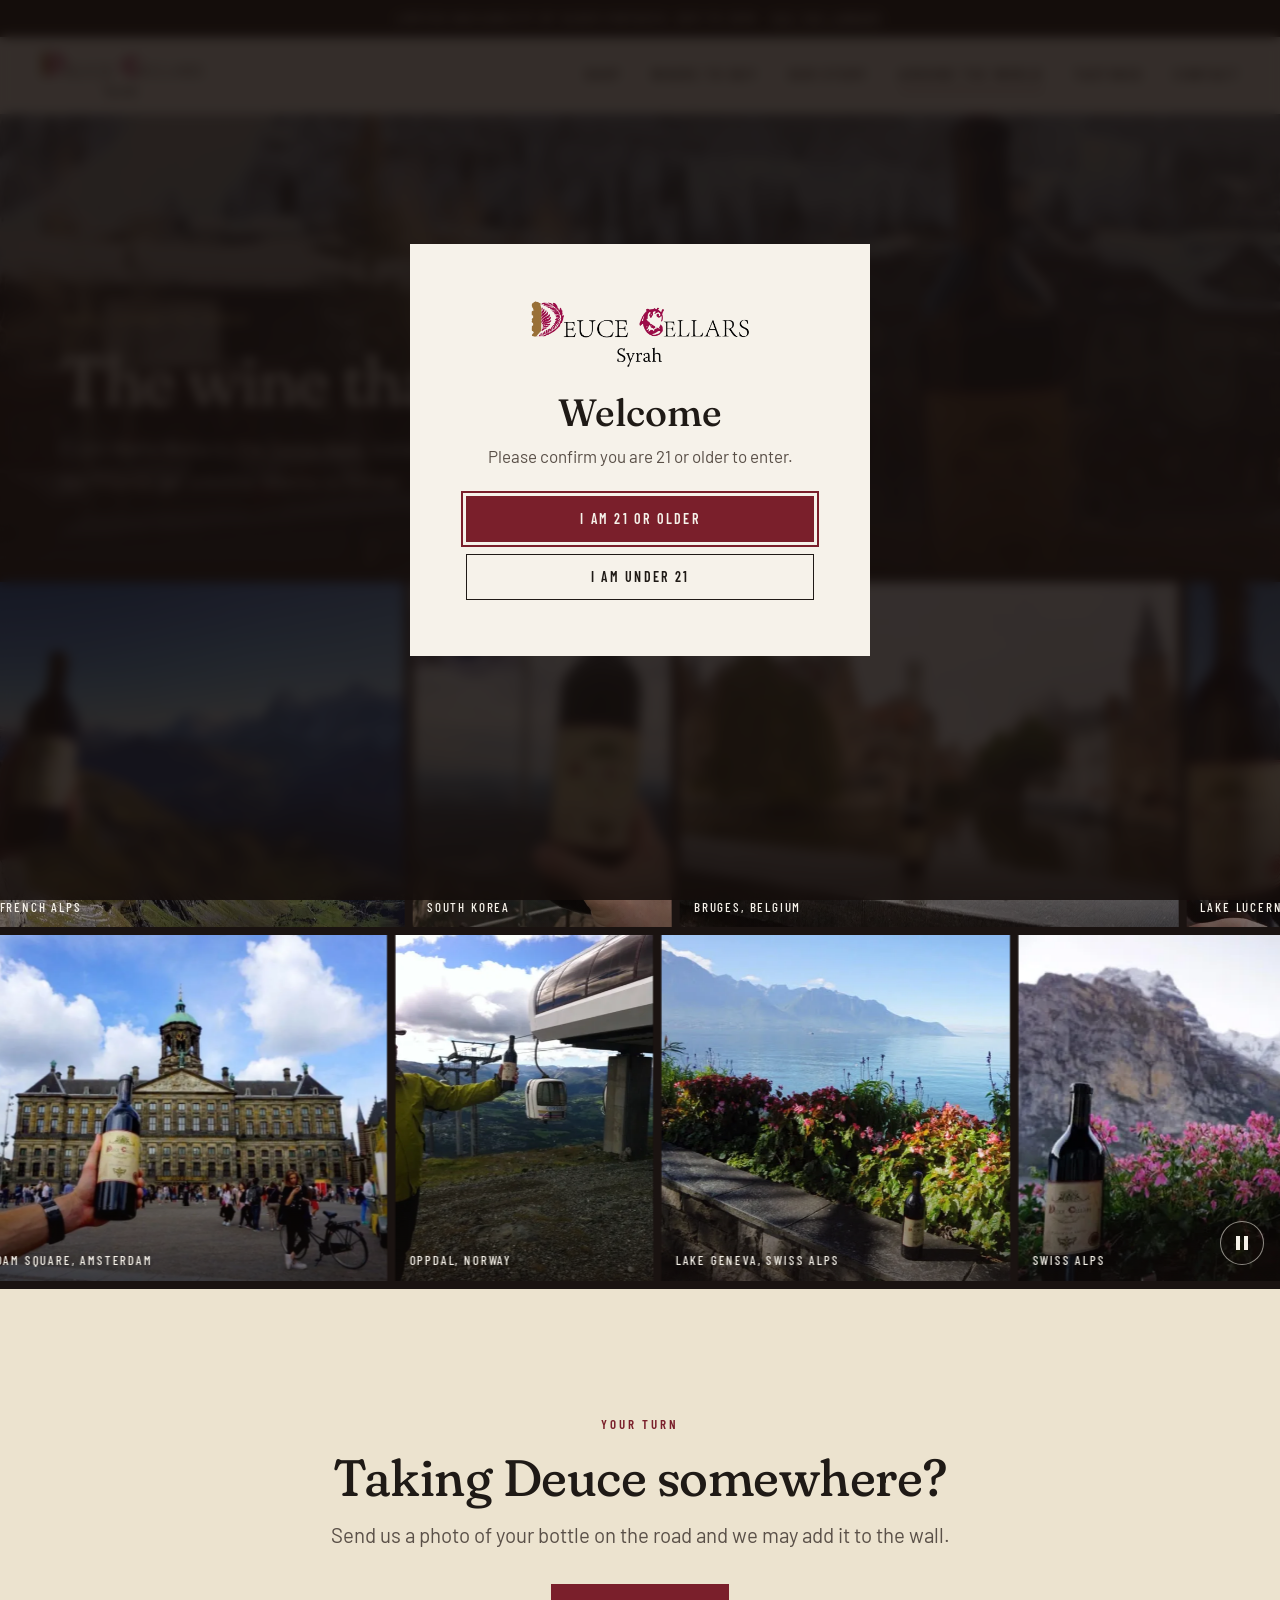
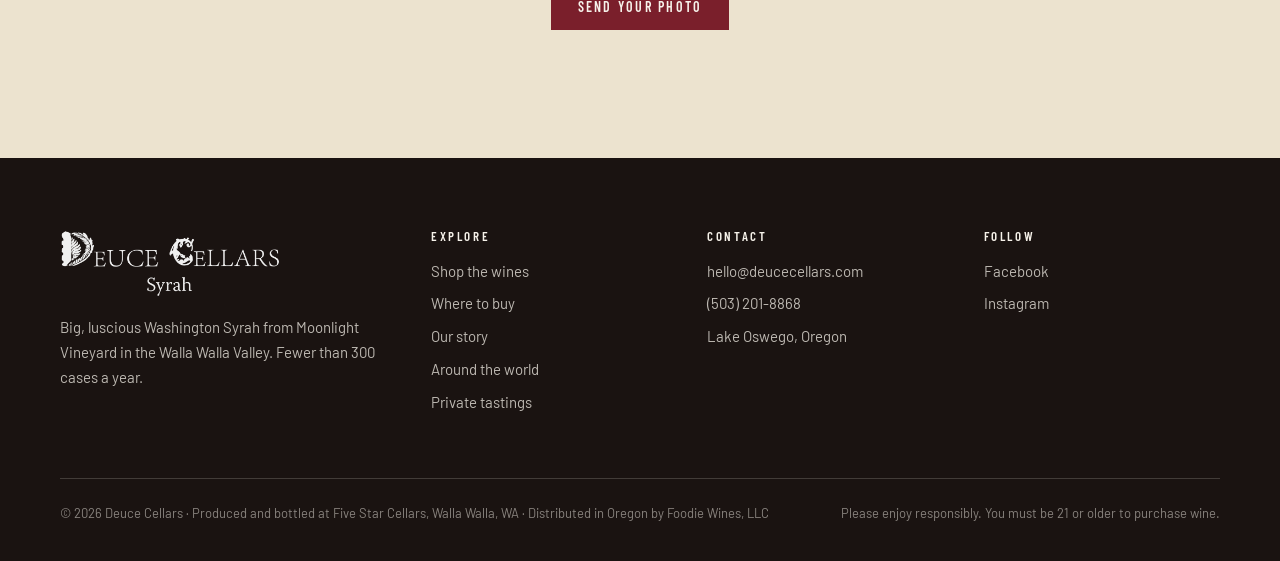
<file: world.html>
<!doctype html>
<html lang="en">
<head>
<meta charset="utf-8">
<meta name="viewport" content="width=device-width, initial-scale=1">
<title>Deuce Around the World — Deuce Cellars</title>
<meta name="description" content="Deuce Cellars Reserve Syrah has been carried from Walla Walla to the Swiss Alps, Iceland, Seoul and Times Square.">
<link rel="preconnect" href="https://fonts.googleapis.com">
<link rel="preconnect" href="https://fonts.gstatic.com" crossorigin>
<link href="https://fonts.googleapis.com/css2?family=Barlow+Condensed:wght@500;600&family=Barlow:wght@400;500&family=Fraunces:ital,opsz,wght,SOFT,WONK@0,9..144,300..700,0..100,0..1;1,9..144,300..700,0..100,0..1&display=swap" rel="stylesheet">
<link rel="stylesheet" href="css/style.css?v=2">
<link rel="stylesheet" href="css/motion.css?v=6">
<script>/* Turns on the site's movement unless the device asks for reduced motion */(function(d){var c=d.documentElement.classList;try{if(matchMedia('(prefers-reduced-motion: reduce)').matches)return}catch(e){}c.add('m');try{if(sessionStorage.getItem('deuce-pour')){sessionStorage.removeItem('deuce-pour');c.add('pour-in')}}catch(e){}try{if(localStorage.getItem('deuce-21')!=='yes')c.add('gate-up')}catch(e){c.add('gate-up')}setTimeout(function(){if(!c.contains('m-ok'))c.remove('m','pour-in','gate-up')},4000)})(document)</script>
</head>
<body>

<div class="announce"><a href="wines.html#library">Limited availability of older vintages, 2011 to 2018 · <span>See the library</span></a></div>

<header class="site-header">
  <div class="header-inner">
    <a class="brand" href="index.html"><img src="images/logo.webp" alt="Deuce Cellars" width="800" height="246"></a>
    <button class="nav-toggle" aria-label="Menu" aria-expanded="false"><span></span></button>
    <nav class="site-nav" aria-label="Main">
      <a href="wines.html">Shop</a>
      <a href="where-to-buy.html">Where to Buy</a>
      <a href="story.html">Our Story</a>
      <a href="world.html">Around the World</a>
      <a href="visit.html">Tastings</a>
      <a href="visit.html#contact">Contact</a>
    </nav>
  </div>
</header>

<main>

  <section class="page-hero">
    <img src="images/hero-world.webp" alt="" style="opacity:.7">
    <div class="wrap">
      <span class="eyebrow">Deuce around the world</span>
      <h1 class="display">The wine that travels.</h1>
      <p class="lede">From Walla Walla to the Swiss Alps, Iceland, Seoul and Times Square. Wherever our friends go, a bottle seems to follow.</p>
    </div>
  </section>

  <section class="drift-section">
    <div class="drift drift--wall" data-drift role="region" tabindex="0" aria-label="Photos of Deuce around the world. Left and right arrow keys move them.">
      <div class="drift-row" data-speed="26">
        <div class="drift-track">
          <figure data-zoom="images/world/french-alps.webp" data-caption="French Alps"><img src="images/world/french-alps.webp" alt="Deuce Cellars bottle in the French Alps" width="750" height="618" loading="lazy"><figcaption>French Alps</figcaption></figure>
          <figure data-zoom="images/world/south-korea.webp" data-caption="South Korea"><img src="images/world/south-korea.webp" alt="Deuce Cellars bottle with a South Korean flag" width="900" height="1201" loading="lazy"><figcaption>South Korea</figcaption></figure>
          <figure data-zoom="images/world/bruges.webp" data-caption="Bruges, Belgium"><img src="images/world/bruges.webp" alt="Deuce Cellars bottle on a canal in Bruges" width="750" height="520" loading="lazy"><figcaption>Bruges, Belgium</figcaption></figure>
          <figure data-zoom="images/world/lake-lucerne.webp" data-caption="Lake Lucerne, Switzerland"><img src="images/world/lake-lucerne.webp" alt="Deuce Cellars bottle above Lake Lucerne" width="640" height="586" loading="lazy"><figcaption>Lake Lucerne, Switzerland</figcaption></figure>
          <figure data-zoom="images/world/amsterdam.webp" data-caption="Amsterdam"><img src="images/world/amsterdam.webp" alt="Deuce Cellars bottle on a canal bridge in Amsterdam" width="641" height="960" loading="lazy"><figcaption>Amsterdam</figcaption></figure>
          <figure data-zoom="images/world/kerid-crater.webp" data-caption="Kerið Crater, Iceland"><img src="images/world/kerid-crater.webp" alt="Deuce Cellars bottle at Kerið Crater" width="480" height="640" loading="lazy"><figcaption>Kerið Crater, Iceland</figcaption></figure>
          <figure data-zoom="images/world/chateau-de-chillon.webp" data-caption="Château de Chillon, Lake Geneva"><img src="images/world/chateau-de-chillon.webp" alt="Deuce Cellars bottle at Château de Chillon" width="591" height="737" loading="lazy"><figcaption>Château de Chillon, Lake Geneva</figcaption></figure>
          <figure data-zoom="images/world/vail.webp" data-caption="Vail, Colorado"><img src="images/world/vail.webp" alt="Deuce Cellars bottle in Vail" width="900" height="675" loading="lazy"><figcaption>Vail, Colorado</figcaption></figure>
          <figure data-zoom="images/world/gullfoss.webp" data-caption="Gullfoss Falls, Iceland"><img src="images/world/gullfoss.webp" alt="Deuce Cellars bottle at Gullfoss" width="480" height="640" loading="lazy"><figcaption>Gullfoss Falls, Iceland</figcaption></figure>
        </div>
      </div>
      <div class="drift-row" data-speed="34">
        <div class="drift-track">
          <figure data-zoom="images/world/holland.webp" data-caption="Dam Square, Amsterdam"><img src="images/world/holland.webp" alt="Deuce Cellars bottle in Dam Square, Amsterdam" width="900" height="766" loading="lazy"><figcaption>Dam Square, Amsterdam</figcaption></figure>
          <figure data-zoom="images/world/oppdal.webp" data-caption="Oppdal, Norway"><img src="images/world/oppdal.webp" alt="Deuce Cellars bottle raised at a gondola station in Oppdal" width="478" height="640" loading="lazy"><figcaption>Oppdal, Norway</figcaption></figure>
          <figure data-zoom="images/world/lake-geneva.webp" data-caption="Lake Geneva, Swiss Alps"><img src="images/world/lake-geneva.webp" alt="Deuce Cellars bottle over Lake Geneva" width="640" height="634" loading="lazy"><figcaption>Lake Geneva, Swiss Alps</figcaption></figure>
          <figure data-zoom="images/world/swiss-alps.webp" data-caption="Swiss Alps"><img src="images/world/swiss-alps.webp" alt="Deuce Cellars bottle in the Swiss Alps" width="640" height="418" loading="lazy"><figcaption>Swiss Alps</figcaption></figure>
          <figure data-zoom="images/world/montreux.webp" data-caption="With Freddie Mercury, Montreux"><img src="images/world/montreux.webp" alt="Deuce Cellars bottle at the Freddie Mercury statue" width="510" height="640" loading="lazy"><figcaption>With Freddie Mercury, Montreux</figcaption></figure>
          <figure data-zoom="images/world/thingvellir.webp" data-caption="Þingvellir National Park, Iceland"><img src="images/world/thingvellir.webp" alt="Deuce Cellars bottle at Þingvellir National Park" width="480" height="640" loading="lazy"><figcaption>Þingvellir National Park, Iceland</figcaption></figure>
          <figure data-zoom="images/world/times-square.webp" data-caption="Times Square, New York"><img src="images/world/times-square.webp" alt="Deuce Cellars bottle in Times Square" width="900" height="675" loading="lazy"><figcaption>Times Square, New York</figcaption></figure>
          <figure data-zoom="images/world/iceland.webp" data-caption="Iceland"><img src="images/world/iceland.webp" alt="Deuce Cellars bottle in Iceland" width="480" height="640" loading="lazy"><figcaption>Iceland</figcaption></figure>
        </div>
      </div>
      <button type="button" class="drift-toggle" aria-label="Pause photos" aria-pressed="false"><span aria-hidden="true"></span></button>
    </div>
  </section>

  <section class="section section--parchment signup">
    <div class="wrap">
      <span class="eyebrow">Your turn</span>
      <h2 class="h2">Taking Deuce somewhere?</h2>
      <p class="lede">Send us a photo of your bottle on the road and we may add it to the wall.</p>
      <div class="actions"><a class="btn" href="mailto:hello@deucecellars.com?subject=My%20Deuce%20photo">Send your photo</a></div>
    </div>
  </section>

</main>

<footer class="site-footer">
  <div class="wrap">
    <div class="footer-grid">
      <div>
        <img class="footer-logo" src="images/logo.webp" alt="Deuce Cellars" loading="lazy">
        <p>Big, luscious Washington Syrah from Moonlight Vineyard in the Walla Walla Valley. Fewer than 300 cases a year.</p>
      </div>
      <div>
        <h4>Explore</h4>
        <ul>
          <li><a href="wines.html">Shop the wines</a></li>
          <li><a href="where-to-buy.html">Where to buy</a></li>
          <li><a href="story.html">Our story</a></li>
          <li><a href="world.html">Around the world</a></li>
          <li><a href="visit.html">Private tastings</a></li>
        </ul>
      </div>
      <div>
        <h4>Contact</h4>
        <ul>
          <li><a href="mailto:hello@deucecellars.com">hello@deucecellars.com</a></li>
          <li><a href="tel:+15032018868">(503) 201-8868</a></li>
          <li>Lake Oswego, Oregon</li>
        </ul>
      </div>
      <div>
        <h4>Follow</h4>
        <ul>
          <li><a href="https://facebook.com/deucecellars/" target="_blank" rel="noopener">Facebook</a></li>
          <li><a href="https://www.instagram.com/deucecellarssyrah/" target="_blank" rel="noopener">Instagram</a></li>
        </ul>
      </div>
    </div>
    <div class="footer-legal">
      <p>© <span data-year-now>2026</span> Deuce Cellars · Produced and bottled at Five Star Cellars, Walla Walla, WA · Distributed in Oregon by Foodie Wines, LLC</p>
      <p>Please enjoy responsibly. You must be 21 or older to purchase wine.</p>
    </div>
  </div>
</footer>

<script src="js/wines.js?v=2"></script>
<script src="js/site.js?v=4"></script>
<script src="js/motion.js?v=6"></script>
</body>
</html>
</file>
<file: css/style.css>
/* Deuce Cellars — site styles
   Palette taken from the Deuce label: parchment, burgundy border, olive-gold ornament. */
:root {
  --paper: #f6f2ea;
  --paper-2: #ece3cf;
  --paper-3: #e2d6bb;
  --ink: #1f1a16;
  --ink-2: #5a5048;
  --ink-3: #8a7f74;
  --wine: #7a1f2b;
  --wine-deep: #4b121a;
  --gold: #8f7a3e;
  --night: #1a1311;
  --night-2: #261c19;
  --line: rgba(31, 26, 22, .14);
  --line-light: rgba(246, 242, 234, .18);
  --serif: 'Fraunces', Georgia, 'Times New Roman', serif;
  --cond: 'Barlow Condensed', 'Arial Narrow', sans-serif;
  --sans: 'Barlow', 'Helvetica Neue', Arial, sans-serif;
  --wrap: 1240px;
  --gutter: clamp(20px, 4vw, 40px);
  --header-h: 76px;
}

*, *::before, *::after { box-sizing: border-box; }
html { -webkit-text-size-adjust: 100%; scroll-behavior: smooth; }
body {
  margin: 0;
  background: var(--paper);
  color: var(--ink);
  font: 400 17px/1.65 var(--sans);
  -webkit-font-smoothing: antialiased;
  /* Fraunces at its softest, with the quirky "wonky" letters on; other fonts ignore this */
  font-variation-settings: "SOFT" 100, "WONK" 1;
}
body.no-scroll { overflow: hidden; }
/* Paints the phone's status-bar strip above the sticky header (zero height on normal browsers) */
body::before { content: ""; position: fixed; inset: 0 0 auto; height: env(safe-area-inset-top, 0px); z-index: 60; background: var(--paper); }
img { max-width: 100%; display: block; }
a { color: inherit; }
h1, h2, h3, h4 { margin: 0; font-weight: 500; }
p { margin: 0 0 1em; }
:focus-visible { outline: 2px solid var(--wine); outline-offset: 3px; }

.wrap { max-width: var(--wrap); margin: 0 auto; padding: 0 var(--gutter); }
.section { padding: clamp(72px, 10vw, 136px) 0; }
.section--tight { padding: clamp(48px, 6vw, 80px) 0; }
.section--parchment { background: var(--paper-2); }
.section--night { background: var(--night); color: var(--paper); }

.eyebrow {
  display: block;
  font: 600 13px/1.2 var(--cond);
  letter-spacing: .22em;
  text-transform: uppercase;
  color: var(--wine);
  margin-bottom: 18px;
}
.section--night .eyebrow, .hero .eyebrow, .page-hero .eyebrow { color: #d9c48f; }
.display {
  font-family: var(--serif);
  font-weight: 440;
  font-size: clamp(40px, 5.4vw, 72px);
  line-height: 1.02;
  letter-spacing: -.02em;
  text-wrap: balance;
}
.h2 {
  font-family: var(--serif);
  font-weight: 440;
  font-size: clamp(32px, 4vw, 52px);
  line-height: 1.06;
  letter-spacing: -.01em;
  text-wrap: balance;
}
.h2 em, .display em { font-style: italic; }
.caps-heading {
  font: 600 clamp(30px, 4.2vw, 52px)/1 var(--cond);
  text-transform: uppercase;
  letter-spacing: .02em;
}
.lede { font-size: clamp(18px, 1.6vw, 21px); line-height: 1.6; color: var(--ink-2); max-width: 60ch; }
.section--night .lede { color: rgba(246, 242, 234, .78); }
.muted { color: var(--ink-2); }

/* Buttons and links */
.btn {
  display: inline-flex; align-items: center; justify-content: center; gap: 10px;
  min-height: 46px; padding: 12px 26px;
  background: var(--wine); color: var(--paper);
  border: 1px solid var(--wine);
  font: 600 14px/1 var(--cond); letter-spacing: .16em; text-transform: uppercase;
  text-decoration: none; cursor: pointer; white-space: nowrap;
  transition: background .2s, color .2s, border-color .2s;
}
.btn:hover { background: var(--wine-deep); border-color: var(--wine-deep); }
.btn-ghost { background: transparent; color: var(--ink); border-color: var(--ink); }
.btn-ghost:hover { background: var(--ink); color: var(--paper); border-color: var(--ink); }
.btn-light { background: var(--paper); color: var(--ink); border-color: var(--paper); }
.btn-light:hover { background: transparent; color: var(--paper); }
.link-arrow {
  display: inline-flex; align-items: center; gap: 10px;
  font: 600 14px/1 var(--cond); letter-spacing: .16em; text-transform: uppercase;
  text-decoration: none; padding: 10px 0; border-bottom: 1px solid currentColor;
}
.link-arrow::before { content: '→'; font-family: var(--sans); letter-spacing: 0; transition: transform .2s; }
.link-arrow:hover::before { transform: translateX(4px); }
.actions { display: flex; flex-wrap: wrap; gap: 14px 28px; align-items: center; margin-top: 32px; }

/* Announcement bar */
.announce {
  background: var(--night); color: var(--paper);
  text-align: center; padding: 10px var(--gutter);
  font: 500 13px/1.3 var(--cond); letter-spacing: .16em; text-transform: uppercase;
}
.announce a { text-decoration: none; }
.announce a span { border-bottom: 1px solid rgba(246, 242, 234, .5); }

/* Header */
.site-header {
  position: sticky; top: env(safe-area-inset-top, 0px); z-index: 50;
  background: rgba(246, 242, 234, .97);
  border-bottom: 1px solid transparent;
  transition: border-color .2s, box-shadow .2s;
}
.site-header.is-scrolled { border-bottom-color: var(--line); box-shadow: 0 6px 24px rgba(31, 26, 22, .06); }
.header-inner {
  max-width: 1440px; margin: 0 auto; padding: 0 var(--gutter);
  height: var(--header-h); display: flex; align-items: center; justify-content: space-between; gap: 24px;
}
.brand img { height: 50px; width: auto; }
.site-nav { display: flex; align-items: center; gap: clamp(18px, 2.4vw, 36px); }
.site-nav a {
  font: 500 15px/1 var(--cond); letter-spacing: .16em; text-transform: uppercase;
  text-decoration: none; padding: 8px 0; border-bottom: 1px solid transparent;
}
.site-nav a:hover, .site-nav a[aria-current="page"] { border-bottom-color: var(--wine); }
.site-nav .btn { padding: 11px 20px; min-height: 40px; border-bottom: 1px solid var(--wine); }
.site-nav .btn:hover { border-bottom-color: var(--wine-deep); }
.nav-toggle {
  display: none; width: 44px; height: 44px; border: 0; background: none; cursor: pointer;
  position: relative; margin-right: -10px;
}
.nav-toggle span, .nav-toggle span::before, .nav-toggle span::after {
  position: absolute; left: 11px; width: 22px; height: 1.5px; background: var(--ink); content: ''; transition: transform .25s, top .25s, opacity .2s;
}
.nav-toggle span { top: 21px; }
.nav-toggle span::before { left: 0; top: -7px; }
.nav-toggle span::after { left: 0; top: 7px; }
.nav-open .nav-toggle span { background: transparent; }
.nav-open .nav-toggle span::before { top: 0; transform: rotate(45deg); }
.nav-open .nav-toggle span::after { top: 0; transform: rotate(-45deg); }

/* Home hero */
.hero {
  position: relative; min-height: min(88vh, 860px); display: flex; align-items: flex-end;
  color: var(--paper); overflow: hidden; background: var(--night);
}
.hero > img, .hero > video { position: absolute; inset: 0; width: 100%; height: 100%; object-fit: cover; object-position: 60% 45%; }
.hero > video { object-position: 50% 50%; }
/* Pause / play for the hero video */
.video-toggle, .drift-toggle {
  position: absolute; z-index: 2; right: max(16px, var(--gutter)); bottom: 22px;
  width: 44px; height: 44px; border-radius: 50%; border: 1px solid rgba(246, 242, 234, .55);
  background: rgba(20, 13, 11, .35); cursor: pointer; display: grid; place-items: center;
}
.video-toggle:hover, .drift-toggle:hover { background: rgba(20, 13, 11, .6); }
.video-toggle span, .drift-toggle span { width: 12px; height: 14px; border-left: 4px solid var(--paper); border-right: 4px solid var(--paper); }
.video-toggle[aria-pressed="true"] span, .drift-toggle[aria-pressed="true"] span {
  width: 0; height: 0; border-right: 0; border-left: 13px solid var(--paper);
  border-top: 8px solid transparent; border-bottom: 8px solid transparent; margin-left: 4px;
}
.hero::after {
  content: ''; position: absolute; inset: 0;
  background: linear-gradient(90deg, rgba(20, 13, 11, .78) 0%, rgba(20, 13, 11, .45) 45%, rgba(20, 13, 11, 0) 75%),
              linear-gradient(0deg, rgba(20, 13, 11, .55) 0%, rgba(20, 13, 11, 0) 40%);
}
.hero-content { position: relative; z-index: 1; width: 100%; padding-bottom: clamp(56px, 9vh, 104px); padding-top: 120px; }
.hero-content .display { max-width: 13ch; }
.hero-content .lede { color: rgba(246, 242, 234, .85); margin-top: 22px; max-width: 46ch; }
.hero .link-arrow { color: var(--paper); }
/* Everything over the home video is set in Fraunces to match the headline */
.hero .eyebrow {
  font: italic 400 clamp(17px, 1.5vw, 20px)/1.3 var(--serif); letter-spacing: 0; text-transform: none; margin-bottom: 14px;
}
.hero .lede { font: 400 clamp(18px, 1.6vw, 21px)/1.55 var(--serif); }
.hero .btn, .hero .link-arrow { font: 500 17px/1 var(--serif); letter-spacing: 0; text-transform: none; }
.hero .btn { padding: 13px 24px; }

/* Inner page hero */
.page-hero {
  position: relative; min-height: 460px; display: flex; align-items: flex-end;
  color: var(--paper); background: var(--night); overflow: hidden;
}
.page-hero > img { position: absolute; inset: 0; width: 100%; height: 100%; object-fit: cover; opacity: .62; }
.page-hero::after { content: ''; position: absolute; inset: 0; background: linear-gradient(0deg, rgba(20, 13, 11, .8), rgba(20, 13, 11, .1) 70%); }
.page-hero .wrap { position: relative; z-index: 1; width: 100%; padding-bottom: 56px; padding-top: 120px; }
.page-hero .lede { color: rgba(246, 242, 234, .85); margin-top: 16px; }

/* Split feature (Silver Oak style) */
.split { display: grid; grid-template-columns: 1.05fr 1fr; gap: clamp(32px, 6vw, 96px); align-items: center; }
.split--rev > :first-child { order: 2; }
.split-media { position: relative; }
.split-media img { width: 100%; height: 100%; object-fit: cover; }
.split-media--tall img { aspect-ratio: 4 / 5; }
.split-media--wide img { aspect-ratio: 5 / 4; }
.split-media figcaption {
  margin-top: 12px; font: 500 12px/1.4 var(--cond); letter-spacing: .14em; text-transform: uppercase; color: var(--ink-3);
}
.section--night .split-media figcaption { color: rgba(246, 242, 234, .5); }

/* Current release feature */
.release { display: grid; grid-template-columns: 1fr 1fr; gap: clamp(32px, 6vw, 96px); align-items: center; }
.release-stage {
  position: relative; background: var(--paper-2); aspect-ratio: 4 / 5;
  display: flex; align-items: center; justify-content: center; overflow: hidden;
}
.release-stage > img.bg {
  position: absolute; inset: -12px; width: calc(100% + 24px); height: calc(100% + 24px); max-width: none;
  object-fit: cover; filter: brightness(.42) saturate(.85) blur(3px);
}
.release-stage .label {
  position: relative; width: 62%; box-shadow: 0 22px 50px rgba(20, 13, 11, .45); transform: rotate(-1.5deg);
}
.release-stage .bottle {
  position: relative; height: 86%; width: auto; margin-top: 6%; cursor: zoom-in;
  filter: drop-shadow(0 26px 30px rgba(0, 0, 0, .55)) drop-shadow(0 0 40px rgba(233, 217, 172, .12));
}

/* Large bottle view */
.lightbox {
  position: fixed; inset: 0; z-index: 90; display: flex; align-items: center; justify-content: center;
  background: rgba(20, 13, 11, .9); padding: 24px; cursor: zoom-out;
}
.lightbox figure { margin: 0; text-align: center; }
.lightbox img { max-height: calc(100vh - 110px); max-height: calc(100dvh - 110px); width: auto; margin: 0 auto; cursor: default; }
.lightbox figcaption { margin-top: 14px; font: 600 14px/1.3 var(--cond); letter-spacing: .16em; text-transform: uppercase; color: #e9d9ac; }
.lightbox-close {
  position: absolute; top: 16px; right: 16px; width: 48px; height: 48px; border: 1px solid rgba(246, 242, 234, .4);
  background: transparent; color: var(--paper); font: 300 30px/1 var(--sans); cursor: pointer;
}
.lightbox-close:hover { background: var(--paper); color: var(--ink); }
.release-name { font: 600 clamp(32px, 3.6vw, 46px)/1 var(--cond); text-transform: uppercase; letter-spacing: .02em; }
.release-name small { display: block; font: 500 italic clamp(22px, 2.2vw, 28px)/1.2 var(--serif); text-transform: none; letter-spacing: 0; color: var(--ink-2); margin-top: 8px; }
.facts { display: grid; grid-template-columns: repeat(3, 1fr); border-top: 1px solid var(--line); border-bottom: 1px solid var(--line); margin: 28px 0; }
.facts div { padding: 16px 12px 14px 0; }
.facts div + div { padding-left: 16px; border-left: 1px solid var(--line); }
.facts b { display: block; font: 500 30px/1 var(--serif); }
.facts span { font: 500 12px/1.3 var(--cond); letter-spacing: .14em; text-transform: uppercase; color: var(--ink-3); }
.buy-row { display: flex; flex-wrap: wrap; align-items: center; gap: 16px 24px; }
.buy-row .price { font: 500 34px/1 var(--serif); }
.fine { font-size: 14px; color: var(--ink-3); margin-top: 18px; max-width: 54ch; }

/* Awards */
.awards { display: grid; grid-template-columns: repeat(3, 1fr); border-top: 1px solid var(--line-light); }
.award { padding: 36px 28px 8px 0; }
.award + .award { padding-left: 28px; border-left: 1px solid var(--line-light); }
.award b { display: block; font: 440 clamp(30px, 3.4vw, 44px)/1 var(--serif); color: #e9d9ac; }
.award p { margin: 12px 0 0; font: 500 14px/1.45 var(--cond); letter-spacing: .12em; text-transform: uppercase; color: rgba(246, 242, 234, .72); }

/* Section heads (Walla Walla Vintners style) */
.section-head { display: flex; align-items: flex-end; justify-content: space-between; gap: 24px; margin-bottom: clamp(32px, 4vw, 52px); flex-wrap: wrap; }
.section-head p { margin: 12px 0 0; color: var(--ink-2); max-width: 52ch; }

/* Wine cards */
.wine-grid { display: grid; grid-template-columns: repeat(4, 1fr); gap: clamp(20px, 2.4vw, 32px); }
.wine-grid--3 { grid-template-columns: repeat(3, 1fr); }
.wine-card { display: flex; flex-direction: column; scroll-margin-top: calc(var(--header-h) + 24px); }
.tile {
  position: relative; aspect-ratio: 4 / 5; background: var(--paper-2);
  display: flex; align-items: center; justify-content: center; overflow: hidden;
}
.section--parchment .tile { background: var(--paper); }
.tile > img { width: 74%; height: auto; box-shadow: 0 14px 34px rgba(31, 26, 22, .28); transition: transform .4s ease; }
.wine-card:hover .tile > img { transform: translateY(-4px) rotate(-.6deg); }
/* Bottle tiles: each bottle photo carries its own floor shadow and opens large on tap */
.tile--bottle {
  width: 100%; border: 0; padding: 0; margin: 0; font: inherit; color: inherit; cursor: zoom-in;
  align-items: flex-end; padding-bottom: 6%;
  background: radial-gradient(70% 55% at 50% 38%, #f6efdf 0%, var(--paper-2) 75%);
}
.section--parchment .tile--bottle { background: radial-gradient(70% 55% at 50% 38%, #fbf8f1 0%, var(--paper) 75%); }
.tile.tile--bottle > img {
  position: relative; z-index: 1; width: auto; height: 92%; box-shadow: none;
}
.wine-card:hover .tile--bottle > img { transform: translateY(-6px); }
.tile--photo > img { position: absolute; inset: 0; width: 100%; height: 100%; object-fit: cover; box-shadow: none; }
.wine-card:hover .tile--photo > img { transform: none; }
.tile-chip {
  position: absolute; top: 14px; left: 14px; z-index: 1;
  font: 600 13px/1 var(--cond); letter-spacing: .14em; padding: 7px 9px 6px;
  background: var(--paper); color: var(--ink); border: 1px solid var(--line);
}
.tile-award {
  position: absolute; top: 14px; right: 14px; z-index: 1; max-width: 34%; text-align: right;
  font: 600 12px/1.25 var(--cond); letter-spacing: .12em; text-transform: uppercase;
  padding: 7px 9px 6px; background: var(--wine); color: var(--paper);
}
.tile--type .tile-frame {
  width: 74%; aspect-ratio: 1 / 1; border: 6px solid var(--wine); outline: 1px solid var(--wine); outline-offset: -12px;
  background: #f3ead2; display: flex; flex-direction: column; align-items: center; justify-content: center; text-align: center;
  padding: 12%; box-shadow: 0 14px 34px rgba(31, 26, 22, .22);
}
.tile-logo { width: 88%; margin-bottom: 6%; }
.tile-year { font: 500 clamp(30px, 3.6vw, 48px)/1 var(--serif); color: var(--wine); }
.tile-sub { font: italic 500 clamp(15px, 1.4vw, 19px)/1.3 var(--serif); color: var(--gold); margin-top: 4px; }
.tile-region { font: 600 clamp(9px, .8vw, 11px)/1.3 var(--cond); letter-spacing: .18em; text-transform: uppercase; color: var(--ink-2); margin-top: 8px; }
.wine-card__body { padding-top: 18px; display: flex; flex-direction: column; flex: 1; }
.wine-name { font: 600 21px/1.15 var(--cond); text-transform: uppercase; letter-spacing: .04em; }
.wine-meta { margin: 6px 0 0; font: 500 13px/1.4 var(--cond); letter-spacing: .12em; text-transform: uppercase; color: var(--ink-3); }
.wine-award { margin: 8px 0 0; font: 600 13px/1.4 var(--cond); letter-spacing: .08em; text-transform: uppercase; color: var(--wine); }
.wine-note { margin: 12px 0 0; font-size: 15px; line-height: 1.6; color: var(--ink-2); }
/* The buy row sits at the bottom of each card so prices line up across a row */
.wine-buy {
  display: flex; align-items: center; justify-content: space-between; gap: 12px;
  margin-top: auto; padding-top: 16px; border-top: 1px solid var(--line);
}
.wine-card__body > p { margin-bottom: 0; }
.wine-card__body > p:has(+ .wine-buy) { margin-bottom: 16px; }
.price { font: 500 28px/1 var(--serif); }
.price--soon { font: 600 13px/1 var(--cond); letter-spacing: .14em; text-transform: uppercase; color: var(--ink-3); }
.wine-buy .btn { min-height: 40px; padding: 10px 18px; font-size: 13px; }
.wine-limit { margin: 8px 0 0; font: 600 12px/1.3 var(--cond); letter-spacing: .14em; text-transform: uppercase; color: var(--gold); }

/* Vertical sets */
.vertical-grid { display: grid; grid-template-columns: repeat(3, 1fr); gap: clamp(20px, 2.4vw, 32px); }
.vertical-card { display: flex; flex-direction: column; }
.vt-tile {
  position: relative; aspect-ratio: 5 / 4; background: var(--night); color: var(--paper);
  display: flex; flex-direction: column; align-items: center; justify-content: center; gap: 18px;
  background-image: radial-gradient(120% 90% at 50% 0%, #3a2420 0%, var(--night) 70%);
}
/* Bottle lineups are sized from the tile width so every tile stays the same shape */
.vt-tile { aspect-ratio: 6 / 5; min-height: 0; overflow: hidden; gap: 3cqw; padding: 0 4% 5%; justify-content: flex-end; container-type: inline-size; }
.vt-lineup { display: flex; justify-content: center; align-items: flex-end; gap: 2.5cqw; }
.vt-bottle { margin: 0; flex: none; display: flex; flex-direction: column; align-items: center; }
.vt-bottle img { height: 58cqw; width: auto; filter: drop-shadow(0 8px 10px rgba(0, 0, 0, .55)); }
.vt-tile--6 .vt-bottle img { height: 48cqw; }
.vt-tile--6 .vt-lineup { gap: 1cqw; }
.vt-bottle figcaption { margin-top: 2.4cqw; font: 600 3.4cqw/1 var(--cond); letter-spacing: .08em; color: #e9d9ac; }
.vt-tile .vt-count { font-size: 3cqw; }
.vt-count { font: 600 12px/1 var(--cond); letter-spacing: .2em; text-transform: uppercase; color: rgba(246, 242, 234, .6); }
.vertical-card .wine-card__body .wine-buy { margin-top: auto; }
.vertical-card .wine-note { margin-bottom: 16px; }

.purchase-note {
  display: grid; grid-template-columns: auto 1fr; gap: 16px; align-items: start;
  padding: 20px 24px; border: 1px solid var(--line); background: var(--paper); margin-top: 40px;
  font-size: 15px; color: var(--ink-2);
}
.purchase-note::before { content: ''; width: 8px; height: 8px; margin-top: 8px; background: var(--wine); transform: rotate(45deg); }
.purchase-note p { margin: 0; }

/* Barrel / oak story */
.stat-row { display: grid; grid-template-columns: 1fr 1fr; gap: 0; margin: 32px 0; border-top: 1px solid var(--line-light); }
.stat { padding: 22px 20px 0 0; }
.stat + .stat { padding-left: 24px; border-left: 1px solid var(--line-light); }
.stat b { display: block; font: 400 clamp(64px, 8vw, 104px)/.9 var(--serif); color: #e9d9ac; }
.stat:last-child b { color: rgba(246, 242, 234, .38); }
.stat span { display: block; margin-top: 10px; font: 500 13px/1.4 var(--cond); letter-spacing: .14em; text-transform: uppercase; color: rgba(246, 242, 234, .7); }
.section:not(.section--night) .stat-row { border-top-color: var(--line); }
.section:not(.section--night) .stat + .stat { border-left-color: var(--line); }
.section:not(.section--night) .stat b { color: var(--wine); }
.section:not(.section--night) .stat:last-child b { color: var(--paper-3); }
.section:not(.section--night) .stat span { color: var(--ink-3); }

/* Method list */
.method { display: grid; grid-template-columns: repeat(4, 1fr); gap: 0; border-top: 1px solid var(--line); margin-top: clamp(40px, 5vw, 64px); }
.method div { padding: 24px 24px 0 0; }
.method div + div { padding-left: 24px; border-left: 1px solid var(--line); }
.method b { display: block; font: 600 18px/1.2 var(--cond); letter-spacing: .08em; text-transform: uppercase; margin-bottom: 8px; }
.method p { font-size: 15px; color: var(--ink-2); margin: 0; }

/* Around the world: photos drifting edge to edge */
.drift { --drift-h: clamp(260px, 33vw, 480px); --drift-gap: 8px; position: relative; display: grid; gap: var(--drift-gap); width: 100%; }
.drift--wall { --drift-h: clamp(220px, 27vw, 400px); }
.drift:focus-visible { outline: 2px solid var(--paper); outline-offset: -4px; }
.drift-section { background: var(--night); padding: 8px 0; }
.drift-row { overflow-x: auto; scrollbar-width: none; cursor: grab; touch-action: pan-y; user-select: none; -webkit-user-select: none; }
.drift-row::-webkit-scrollbar { display: none; }
.drift.is-live .drift-row { overflow: hidden; }
.drift-row.is-dragging { cursor: grabbing; }
.drift-track { display: flex; gap: var(--drift-gap); padding-right: var(--drift-gap); width: max-content; will-change: transform; }
.drift figure { position: relative; flex: none; margin: 0; }
.drift figure::after { content: ''; position: absolute; inset: 60% 0 0; background: linear-gradient(0deg, rgba(20, 13, 11, .6), rgba(20, 13, 11, 0)); pointer-events: none; }
.drift img { display: block; height: var(--drift-h); width: auto; max-width: none; -webkit-user-drag: none; }
.drift figcaption {
  position: absolute; z-index: 1; left: 14px; right: 14px; bottom: 12px; pointer-events: none;
  font: 500 13px/1.3 var(--cond); letter-spacing: .14em; text-transform: uppercase; color: var(--paper);
}
.drift-toggle { display: none; }
.drift.is-live .drift-toggle { display: grid; right: 16px; bottom: 16px; }

/* Big-word band (Walla Walla Vintners "VISIT") */
.bigword {
  position: relative; overflow: hidden; color: var(--paper); background: var(--night);
  min-height: 520px; display: flex; align-items: center;
}
.bigword > img { position: absolute; inset: 0; width: 100%; height: 100%; object-fit: cover; opacity: .55; }
.bigword .wrap { position: relative; z-index: 1; width: 100%; }
.bigword .word { font: 600 clamp(84px, 16vw, 220px)/.85 var(--cond); text-transform: uppercase; letter-spacing: -.01em; opacity: .92; }
.bigword .lede { color: rgba(246, 242, 234, .86); margin-top: 22px; }

/* Timeline */
.timeline { list-style: none; margin: 0; padding: 0; border-top: 1px solid var(--line); }
.timeline li { display: grid; grid-template-columns: 140px 1fr; gap: 24px; padding: 26px 0; border-bottom: 1px solid var(--line); }
.timeline b { font: 500 34px/1 var(--serif); color: var(--wine); }
.timeline h3 { font: 600 19px/1.2 var(--cond); text-transform: uppercase; letter-spacing: .06em; margin-bottom: 6px; }
.timeline p { margin: 0; color: var(--ink-2); }

/* Quote */
.quote { font: italic 400 clamp(28px, 3.4vw, 44px)/1.2 var(--serif); max-width: 24ch; margin: 0 auto; text-align: center; }
.quote cite { display: block; margin-top: 20px; font: 600 13px/1 var(--cond); font-style: normal; letter-spacing: .2em; text-transform: uppercase; color: var(--wine); }

/* Contact / list */
.contact-grid { display: grid; grid-template-columns: repeat(3, 1fr); gap: 0; border-top: 1px solid var(--line); }
.contact-grid > div { padding: 28px 28px 0 0; }
.contact-grid > div + div { padding-left: 28px; border-left: 1px solid var(--line); }
.contact-grid h3 { font: 600 18px/1.2 var(--cond); text-transform: uppercase; letter-spacing: .08em; margin-bottom: 12px; }
.contact-grid p { color: var(--ink-2); }
.contact-grid a { text-decoration: none; border-bottom: 1px solid var(--line); }
.contact-grid a:hover { border-bottom-color: var(--wine); }

.signup { text-align: center; }
.signup .h2 { margin-bottom: 14px; }
.signup .lede { margin: 0 auto; }
.signup .actions { justify-content: center; }
/* Home page: the framed corks beside the mailing list. The photo is small, so it stays under 400px wide. */
.signup--cork { text-align: left; }
.signup--cork .wrap { display: grid; grid-template-columns: minmax(0, 380px) minmax(0, 30rem); gap: 32px clamp(32px, 6vw, 88px); align-items: center; justify-content: center; }
.signup--cork .cork { margin: 0; }
.signup--cork .cork img { display: block; width: 100%; height: auto; }
.signup--cork .lede { margin: 0; }
.signup--cork .actions { justify-content: flex-start; }
@media (max-width: 760px) {
  .signup--cork { text-align: center; }
  .signup--cork .wrap { grid-template-columns: minmax(0, 1fr); justify-items: center; }
  .signup--cork .cork { max-width: 300px; }
  .signup--cork .lede { margin: 0 auto; }
  .signup--cork .actions { justify-content: center; }
}

/* Footer */
.site-footer { background: var(--night); color: rgba(246, 242, 234, .74); padding: 72px 0 36px; font-size: 15px; }
.footer-grid { display: grid; grid-template-columns: 1.4fr 1fr 1fr 1fr; gap: 40px; }
.footer-logo { width: 220px; filter: brightness(0) invert(.94); margin-bottom: 18px; }
.site-footer h4 { font: 600 13px/1 var(--cond); letter-spacing: .2em; text-transform: uppercase; color: var(--paper); margin-bottom: 16px; }
.site-footer ul { list-style: none; margin: 0; padding: 0; }
.site-footer li { margin-bottom: 8px; }
.site-footer a { text-decoration: none; }
.site-footer a:hover { color: var(--paper); }
.footer-legal {
  margin-top: 56px; padding-top: 24px; border-top: 1px solid var(--line-light);
  display: flex; flex-wrap: wrap; justify-content: space-between; gap: 12px 32px; font-size: 13px; color: rgba(246, 242, 234, .5);
}
.footer-legal p { margin: 0; }

/* Age check */
.age-gate {
  position: fixed; inset: 0; z-index: 100; display: flex; align-items: center; justify-content: center; padding: 20px;
  background: rgba(20, 13, 11, .86); backdrop-filter: blur(6px);
}
.age-card { background: var(--paper); padding: clamp(32px, 6vw, 56px); max-width: 460px; width: 100%; text-align: center; }
.age-logo { width: 220px; margin: 0 auto 26px; }
.age-card h2 { font: 500 38px/1 var(--serif); margin-bottom: 10px; }
.age-card p { color: var(--ink-2); }
.age-actions { display: grid; gap: 12px; margin-top: 26px; }

/* Responsive */
@media (max-width: 1080px) {
  .wine-grid { grid-template-columns: repeat(3, 1fr); }
  .footer-grid { grid-template-columns: 1fr 1fr; }
  .method { grid-template-columns: 1fr 1fr; }
  .method div:nth-child(3) { padding-left: 0; border-left: 0; }
}
@media (max-width: 900px) {
  :root { --header-h: 64px; }
  .brand img { height: 38px; }
  .nav-toggle { display: block; }
  .site-nav {
    position: absolute; top: 100%; left: 0; right: 0; height: calc(100vh - var(--header-h)); height: calc(100dvh - var(--header-h));
    overflow-y: auto; background: var(--paper); border-top: 1px solid var(--line);
    flex-direction: column; align-items: flex-start; gap: 0; padding: 24px var(--gutter);
    transform: translateY(-8px); opacity: 0; visibility: hidden; transition: opacity .2s, transform .2s, visibility .2s;
  }
  .nav-open .site-nav { opacity: 1; visibility: visible; transform: none; }
  .site-nav a { font-size: 22px; padding: 16px 0; width: 100%; border-bottom: 1px solid var(--line); }
  .site-nav a[aria-current="page"] { color: var(--wine); border-bottom-color: var(--line); }
  .site-nav .btn { margin-top: 24px; width: 100%; font-size: 16px; padding: 16px; }
  .split, .release { grid-template-columns: 1fr; }
  .split--rev > :first-child { order: 0; }
  .wine-grid, .wine-grid--3 { grid-template-columns: repeat(2, 1fr); }
  .vertical-grid { grid-template-columns: 1fr; }
  .awards { grid-template-columns: 1fr; }
  .award + .award { padding-left: 0; border-left: 0; border-top: 1px solid var(--line-light); }
  .award { padding: 24px 0; }
  .contact-grid { grid-template-columns: 1fr; }
  .contact-grid > div + div { padding-left: 0; border-left: 0; border-top: 1px solid var(--line); }
  .contact-grid > div { padding: 24px 0; }
}
@media (max-width: 560px) {
  body { font-size: 16px; }
  .wine-grid, .wine-grid--3 { gap: 28px 14px; }
  .tile-chip, .tile-award { top: 8px; font-size: 11px; padding: 5px 6px 4px; }
  .tile-chip { left: 8px; }
  .tile-award { right: 8px; }
  .wine-name { font-size: 17px; }
  .wine-meta { font-size: 11px; }
  .wine-note { font-size: 14px; line-height: 1.5; }
  .wine-buy { flex-direction: column; align-items: stretch; gap: 10px; }
  .wine-buy .btn { width: 100%; }
  .price:not(.price--soon) { font-size: 24px; }
  .facts b { font-size: 24px; }
  .method { grid-template-columns: 1fr; }
  .method div, .method div + div { padding: 20px 0 0; border-left: 0; }
  .footer-grid { grid-template-columns: 1fr; }
  .timeline li { grid-template-columns: 1fr; gap: 8px; }
  .stat b { font-size: 64px; }
  .hero { min-height: 82vh; }
  .hero > img { object-position: 68% 50%; }
  .hero::after {
    background: linear-gradient(0deg, rgba(20, 13, 11, .92) 0%, rgba(20, 13, 11, .72) 50%, rgba(20, 13, 11, .2) 80%);
  }
  .announce { font-size: 11px; letter-spacing: .1em; }
}
@media (prefers-reduced-motion: reduce) {
  html { scroll-behavior: auto; }
  *, *::before, *::after { transition: none !important; }
}

/* ---- Where to Buy -------------------------------------------------------- */
.sr-only { position: absolute; width: 1px; height: 1px; padding: 0; margin: -1px; overflow: hidden; clip: rect(0 0 0 0); white-space: nowrap; border: 0; }
.page-hero--short { min-height: 380px; }
.finder-section { padding-top: clamp(40px, 5vw, 64px); }
.finder { display: grid; grid-template-columns: minmax(0, 430px) minmax(0, 1fr); gap: clamp(24px, 3vw, 44px); align-items: start; }
.finder-panel { display: flex; flex-direction: column; gap: 14px; min-width: 0; }
.finder-search { display: flex; }
.finder-search input {
  flex: 1; min-width: 0; height: 48px; padding: 0 14px; border: 1px solid var(--ink-3); border-right: 0; border-radius: 0;
  background: #fffdf8; color: var(--ink); font: 400 16px/1 var(--sans); -webkit-appearance: none; appearance: none;
}
.finder-search input:focus { outline: 2px solid var(--wine); outline-offset: -1px; }
.finder-search .btn { min-height: 48px; }
.finder-tools { display: flex; flex-wrap: wrap; align-items: center; justify-content: space-between; gap: 10px 16px; }
.chips { display: flex; flex-wrap: wrap; gap: 6px; }
.chip {
  border: 1px solid var(--line); background: transparent; color: var(--ink); cursor: pointer; padding: 8px 12px 7px;
  font: 600 12px/1 var(--cond); letter-spacing: .12em; text-transform: uppercase;
}
.chip:hover { border-color: var(--ink-3); }
.chip[aria-pressed="true"] { background: var(--wine); border-color: var(--wine); color: var(--paper); }
.near-me {
  border: 0; background: none; padding: 6px 0; cursor: pointer; color: var(--wine);
  font: 600 13px/1 var(--cond); letter-spacing: .12em; text-transform: uppercase; border-bottom: 1px solid currentColor;
}
.near-me::before { content: '◎'; font-family: var(--sans); margin-right: 6px; letter-spacing: 0; }
.finder-status { margin: 2px 0 0; min-height: 1.3em; font: 500 13px/1.3 var(--cond); letter-spacing: .12em; text-transform: uppercase; color: var(--ink-3); }
.finder-status button, .loc-empty button {
  border: 0; background: none; padding: 0; cursor: pointer; color: var(--wine); font: inherit; letter-spacing: inherit; text-transform: inherit; text-decoration: underline;
}
.finder-list { max-height: 720px; overflow-y: auto; padding-right: 8px; margin-right: -8px; scrollbar-width: thin; }
.loc-region { margin: 18px 0 8px; font: 600 13px/1.2 var(--cond); letter-spacing: .16em; text-transform: uppercase; color: var(--gold); }
.loc-region:first-child { margin-top: 0; }
.loc-region span { color: var(--ink-3); margin-left: 4px; }
.loc {
  padding: 14px 16px; margin-bottom: 8px; background: #fffdf8; border: 1px solid var(--line); cursor: pointer;
  transition: border-color .15s, box-shadow .15s;
}
.loc:hover { border-color: var(--ink-3); }
.loc.is-on { border-color: var(--wine); box-shadow: inset 3px 0 0 var(--wine); }
.loc-head { display: flex; align-items: baseline; justify-content: space-between; gap: 10px; }
.loc h3 { font: 500 19px/1.2 var(--serif); }
.loc-type { flex: none; font: 600 11px/1 var(--cond); letter-spacing: .1em; text-transform: uppercase; padding: 4px 6px 3px; }
.loc-type--store { background: #efe5c8; color: #5d4d1d; }
.loc-type--restaurant { background: #f2dfe1; color: var(--wine-deep); }
.loc-addr { margin: 6px 0 0; font-size: 15px; line-height: 1.45; color: var(--ink-2); }
.loc-foot { display: flex; flex-wrap: wrap; align-items: center; gap: 6px 16px; margin-top: 10px; font-size: 14px; }
.loc-phone { color: var(--ink-2); text-decoration: none; border-bottom: 1px solid var(--line); }
.loc-dist { font: 600 12px/1 var(--cond); letter-spacing: .12em; text-transform: uppercase; color: var(--gold); }
.loc-dir { margin-left: auto; color: var(--wine); text-decoration: none; font: 600 12px/1 var(--cond); letter-spacing: .14em; text-transform: uppercase; }
.loc-dir::after { content: ' →'; font-family: var(--sans); }
.loc-empty { padding: 20px 0; color: var(--ink-2); }

.finder-map { position: sticky; top: calc(var(--header-h) + env(safe-area-inset-top, 0px) + 20px); background: var(--paper-2); padding: 16px; }
.map-views { display: flex; gap: 6px; margin-bottom: 10px; }
#loc-map { display: block; width: 100%; height: auto; aspect-ratio: 5 / 4; max-height: 70vh; }
.map-land { fill: #f8f2e4; stroke: var(--wine); stroke-width: 1.2; stroke-linejoin: round; }
.map-river { fill: none; stroke: #9fb2b8; stroke-width: 2; stroke-linecap: round; stroke-linejoin: round; }
.map-labels text { fill: var(--ink-2); font-family: var(--cond); font-weight: 600; letter-spacing: .04em; paint-order: stroke; stroke: #f8f2e4; pointer-events: none; }
.dot { stroke: #fffdf8; cursor: pointer; transition: opacity .2s; }
.dot--restaurant { fill: var(--wine); }
.dot--store { fill: #b08a2e; }
.dot.is-dim { opacity: .18; }
.dot.is-hover, .dot.is-on { stroke: var(--ink); }
.map-legend { display: flex; flex-wrap: wrap; align-items: center; gap: 6px 18px; margin-top: 10px; font: 600 12px/1.3 var(--cond); letter-spacing: .1em; text-transform: uppercase; color: var(--ink-2); }
.dot-key { display: inline-block; width: 10px; height: 10px; border-radius: 50%; margin-right: 6px; vertical-align: -1px; }
.dot-key--store { background: #b08a2e; }
.dot-key--restaurant { background: var(--wine); }
.map-hint { margin-left: auto; color: var(--ink-3); font-weight: 500; }

@media (max-width: 900px) {
  .finder { grid-template-columns: 1fr; }
  .finder-map { position: static; order: -1; padding: 12px; }
  #loc-map { aspect-ratio: 4 / 3; }
  .finder-list { max-height: none; overflow: visible; padding-right: 0; margin-right: 0; }
  .map-hint { display: none; }
}
</file>
<file: css/motion.css>
/* Deuce Cellars — movement layer.
   Animation rules sit under html.m, which the head script sets only when the visitor
   hasn't asked their device for reduced motion. Without it the site looks as before.
   The vintage scrubber and stat bars work in both modes. */

:root { --ease-out: cubic-bezier(.2, .7, .2, 1); --ease-lux: cubic-bezier(.16, .84, .24, 1); }

/* ---- Reading progress along the bottom of the header ---------------------- */
.scroll-line {
  position: absolute; left: 0; right: 0; bottom: -1px; height: 2px; pointer-events: none;
  background: linear-gradient(90deg, var(--wine-deep), var(--wine) 60%, #b4485a);
  transform-origin: 0 50%; transform: scaleX(var(--sp, 0));
}

/* ---- Page arrival: the glass drains away ---------------------------------- */
html.pour-in::after, html.pour-in::before {
  content: ''; position: fixed; left: 0; right: 0; z-index: 98; pointer-events: none;
  animation: pour-drain .95s var(--ease-lux) .08s both;
}
html.pour-in::after { top: 0; height: 100vh; height: 100lvh; background: var(--wine-deep); }
html.pour-in::before { top: -34px; height: 35px; background: var(--wave) 0 100% / 240px 35px repeat-x; animation-name: pour-drain, wave-roll; animation-duration: .95s, 1.6s; animation-timing-function: var(--ease-lux), linear; animation-iteration-count: 1, infinite; }
@keyframes pour-drain { from { transform: translate3d(0, 0, 0); } to { transform: translate3d(0, calc(100lvh + 40px), 0); } }
@keyframes wave-roll { to { background-position-x: 240px; } }
:root { --wave: url("data:image/svg+xml,%3Csvg xmlns='http://www.w3.org/2000/svg' viewBox='0 0 240 35' preserveAspectRatio='none'%3E%3Cpath d='M0 20 C 40 6 80 6 120 20 S 200 34 240 20 V35 H0Z' fill='%234b121a'/%3E%3C/svg%3E"); }

/* Leaving: the glass fills from the bottom */
.pour {
  position: fixed; left: 0; right: 0; top: 0; height: 100vh; height: 100lvh; z-index: 98; pointer-events: none;
  background: var(--wine-deep); transform: translate3d(0, calc(100lvh + 40px), 0);
  transition: transform .55s cubic-bezier(.6, 0, .3, 1);
}
.pour::before {
  content: ''; position: absolute; left: 0; right: 0; top: -34px; height: 35px;
  background: var(--wave) 0 100% / 240px 35px repeat-x; animation: wave-roll 1.2s linear infinite;
}
.pour.go { transform: none; }

/* ---- Headlines rise word by word ------------------------------------------ */
.m .hero .display:not(.words), .m .page-hero .display:not(.words) { opacity: 0; }
.display .w { display: inline-block; overflow: hidden; vertical-align: top; white-space: nowrap; padding-bottom: .14em; margin-bottom: -.14em; }
.display em .w { padding-right: .1em; margin-right: -.1em; }
.display .w > span { display: inline-block; }
.m .display.words .w > span {
  transform: translateY(112%) rotate(4deg); transform-origin: 0 100%;
  animation: word-up 1.15s var(--ease-lux) forwards; animation-delay: calc(.25s + var(--wi, 0) * 75ms);
}
@keyframes word-up { to { transform: none; } }
/* Once every word is up, the headline goes back to plain text layout */
.display.words.words-done .w { overflow: visible; }
.m .display.words.words-done .w > span { animation: none; transform: none; }

/* Everything else in the opening frame fades up after the headline */
@keyframes fade-up { from { opacity: 0; transform: translate3d(0, 26px, 0); } to { opacity: 1; transform: none; } }
.m .hero-content > :not(.display), .m .page-hero .wrap > :not(.display) { animation: fade-up 1s var(--ease-out) both; }
.m .hero-content > .eyebrow, .m .page-hero .wrap > .eyebrow { animation-delay: .1s; }
.m .hero-content > .lede { animation-delay: .75s; }
.m .hero-content > .actions { animation-delay: .95s; }
.m .page-hero .wrap > .lede { animation-delay: .65s; }
.m .hero > video, .m .page-hero > img { animation: settle 2.4s var(--ease-lux) both; }
@keyframes settle { from { scale: 1.12; } to { scale: 1; } }
.m .video-toggle { animation: fade-up 1s var(--ease-out) 1.3s both; }
/* While the age check is up, the opening frame waits */
.gate-up .hero-content > *, .gate-up .page-hero .wrap > *, .gate-up .display .w > span,
.gate-up .hero > video, .gate-up .page-hero > img { animation-play-state: paused !important; }

/* Hero layers move at different speeds as you scroll (values set by motion.js) */
.m .hero > video, .m .page-hero > img { transform: translate3d(0, var(--hy, 0px), 0); will-change: transform; }
.m .hero-content, .m .page-hero .wrap { transform: translate3d(0, var(--cy, 0px), 0); opacity: var(--co, 1); }

/* ---- Scroll reveals ------------------------------------------------------- */
.m .rv {
  opacity: 0; transform: translate3d(0, 34px, 0);
  transition: opacity 1s var(--ease-out), transform 1.2s var(--ease-lux);
  transition-delay: var(--rd, 0ms);
}
.m .rv.in { opacity: 1; transform: none; }
/* Pictures open like a curtain instead. The figure is what's watched: a fully clipped
   element doesn't count as on screen, so the clip sits on the frame inside it. */
.m .split-media.rv { opacity: 1; transform: none; }
.m .split-media.rv .pm { clip-path: inset(0 0 100% 0); transition: clip-path 1.4s var(--ease-lux); transition-delay: var(--rd, 0ms); }
.m .split-media.rv.in .pm { clip-path: inset(0 0 0 0); }
.m .split-media.rv .pm img { scale: 1.25; transition: scale 1.8s var(--ease-lux); transition-delay: var(--rd, 0ms); }
.m .split-media.rv.in .pm img { scale: 1; }

/* Picture frames used for parallax and hover zoom */
.pm { display: block; overflow: hidden; position: relative; }
.m .split-media .pm img { transform: translate3d(0, var(--py, 0px), 0) scale(1.14); will-change: transform; }

/* Drifting photo walls: the photo under the pointer leans in */
.drift [data-zoom] { cursor: zoom-in; }
.drift-row.is-dragging [data-zoom] { cursor: grabbing; }
.drift img { transition: transform 1.2s var(--ease-lux), filter .6s; }
@media (hover: hover) and (pointer: fine) {
  .drift figure { overflow: hidden; }
  .m .drift figure:hover img { transform: scale(1.04); }
  .m .drift-row.is-dragging figure:hover img { transform: none; }
}

/* The framed corks settle onto the wall beside the mailing list */
.m .signup--cork .cork.rv { opacity: 0; transform: translate3d(0, 30px, 0) rotate(-3deg) scale(.94); transition: opacity 1s var(--ease-out), transform 1.6s var(--ease-lux); }
.m .signup--cork .cork.rv.in { opacity: 1; transform: none; }
@media (hover: hover) {
  .signup--cork .cork img { transition: transform 1s var(--ease-lux), box-shadow 1s var(--ease-lux); }
  .m .signup--cork .cork:hover img { transform: rotate(-1.2deg) scale(1.02); box-shadow: 0 24px 50px -24px rgba(20, 13, 11, .45); }
}

/* Vertical lineups: the bottles step up into place one by one */
.m .vt-bottle { opacity: 0; transform: translate3d(0, 40px, 0); transition: opacity .8s var(--ease-out), transform 1s var(--ease-lux); }
.m .vertical-card.seen .vt-bottle { opacity: 1; transform: none; }
.m .vertical-card.seen .vt-bottle:nth-child(2) { transition-delay: .08s; }
.m .vertical-card.seen .vt-bottle:nth-child(3) { transition-delay: .16s; }
.m .vertical-card.seen .vt-bottle:nth-child(4) { transition-delay: .24s; }
.m .vertical-card.seen .vt-bottle:nth-child(5) { transition-delay: .32s; }
.m .vertical-card.seen .vt-bottle:nth-child(6) { transition-delay: .4s; }
@media (hover: hover) {
  .m .vertical-card:hover .vt-bottle { transform: translate3d(0, -6px, 0); transition-delay: 0s; }
  .m .vertical-card:hover .vt-bottle:nth-child(even) { transform: translate3d(0, -10px, 0); }
}

/* ---- Bottles that tilt toward you ----------------------------------------- */
.release-stage { perspective: 900px; }
.m .release-stage .bottle {
  transform: rotateY(var(--ry, 0deg)) rotateX(var(--rx, 0deg));
  transition: transform .6s var(--ease-out); animation: bob 7s ease-in-out infinite;
}
@keyframes bob { 0%, 100% { translate: 0 0; } 50% { translate: 0 -8px; } }
.m .release-stage > img.bg { transform: translate3d(var(--bx, 0px), var(--by, 0px), 0) scale(1.06); transition: transform .8s var(--ease-out); }
.glare {
  position: absolute; inset: 0; z-index: 1; pointer-events: none; opacity: 0; transition: opacity .5s;
  background: radial-gradient(42% 32% at var(--gx, 50%) var(--gy, 30%), rgba(255, 238, 205, .2), rgba(255, 238, 205, 0) 70%);
  mix-blend-mode: screen;
}
.release-stage:hover .glare { opacity: 1; }
.m .tile--bottle { perspective: 700px; }
.m .tile--bottle > img, .m .wine-card:hover .tile--bottle > img {
  transform: translateY(var(--ty, 0px)) rotateY(var(--ry, 0deg)) rotateX(var(--rx, 0deg));
  transition: transform .5s var(--ease-out);
}
.m .wine-card:hover .tile--bottle > img { --ty: -6px; }

/* ---- Buttons: a pour of colour on hover ----------------------------------- */
.m .btn { position: relative; overflow: hidden; isolation: isolate; transition: color .35s, border-color .35s, background-color .35s, translate .45s var(--ease-out); }
.m .btn::after {
  content: ''; position: absolute; inset: -2px; z-index: -1; background: var(--wine-deep);
  transform: translate3d(0, 104%, 0); border-radius: 50% 50% 0 0 / 16px 16px 0 0;
  transition: transform .55s var(--ease-lux), border-radius .55s var(--ease-lux);
}
@media (hover: hover) {
  .m .btn:hover { background: var(--wine); }
  .m .btn:hover::after { transform: none; border-radius: 0; }
  .m .btn-ghost:hover { background: transparent; }
  .m .btn-light:hover { background: var(--paper); border-color: var(--wine); color: var(--paper); }
}
.m .btn-ghost::after { background: var(--ink); }
.m .btn-light::after { background: var(--wine); }

/* Arrow links: the underline runs out and back in */
@media (hover: hover) {
  .m .link-arrow { border-bottom-color: transparent; background: linear-gradient(currentColor, currentColor) 0 100% / 100% 1px no-repeat; }
  .m .link-arrow:hover { animation: line-run .7s var(--ease-lux); }
}
@keyframes line-run {
  0% { background-size: 100% 1px; background-position: 100% 100%; }
  45% { background-size: 0 1px; background-position: 100% 100%; }
  46% { background-size: 0 1px; background-position: 0 100%; }
  100% { background-size: 100% 1px; background-position: 0 100%; }
}

/* ---- Numbers and bars ----------------------------------------------------- */
.stat-bar { display: block; height: 3px; margin-top: 16px; max-width: 240px; background: rgba(246, 242, 234, .12); overflow: hidden; }
.stat-bar i { display: block; height: 100%; background: #e9d9ac; transform-origin: 0 50%; transform: scaleX(var(--v, 1)); }
.stat:last-child .stat-bar i { background: rgba(246, 242, 234, .38); }
.section:not(.section--night) .stat-bar { background: var(--line); }
.section:not(.section--night) .stat-bar i { background: var(--wine); }
.section:not(.section--night) .stat:last-child .stat-bar i { background: var(--paper-3); }
.m .stat-bar i { transform: scaleX(0); transition: transform 2s var(--ease-lux) .25s; }
.m .seen .stat-bar i { transform: scaleX(var(--v, 1)); }
.count { font-variant-numeric: tabular-nums; }

/* Big word band: the word drifts sideways as you pass */
.m .bigword .word { transform: translate3d(var(--wx, 0px), 0, 0); will-change: transform; }
.m .bigword > img { transform: translate3d(0, var(--py, 0px), 0) scale(1.15); }

/* Award numbers glow in */
.m .awards .award b { transition: text-shadow 1.6s var(--ease-out) .4s; }
.m .awards .award.seen b { text-shadow: 0 0 28px rgba(233, 217, 172, .28); }

/* ---- Story timeline: a line of wine runs down the years -------------------- */
.timeline.is-live { position: relative; border-top: 0; }
.timeline.is-live::before, .timeline.is-live::after {
  content: ''; position: absolute; left: 7px; top: var(--lt, 41px); height: var(--lh, calc(100% - 82px)); width: 2px; background: var(--line);
}
.timeline.is-live::after { background: var(--wine); transform-origin: 50% 0; transform: scaleY(var(--tp, 0)); }
.timeline.is-live li { position: relative; padding-left: 40px; border-bottom: 1px solid var(--line); }
.timeline.is-live li:first-child { border-top: 1px solid var(--line); }
.timeline.is-live li::before {
  content: ''; position: absolute; left: 1px; top: 34px; width: 14px; height: 14px; border-radius: 50%; z-index: 1;
  background: var(--paper); border: 2px solid var(--paper-3); transition: background .5s, border-color .5s, transform .5s var(--ease-out);
}
.timeline.is-live b { color: var(--ink-3); transition: color .6s; }
.timeline.is-live li.on::before { background: var(--wine); border-color: var(--wine); transform: scale(1.15); }
.timeline.is-live li.on b { color: var(--wine); }
.timeline.is-live li.now::before { box-shadow: 0 0 0 6px rgba(122, 31, 43, .14); }

/* ---- Lightbox ------------------------------------------------------------- */
.m .lightbox { animation: lb-in .35s var(--ease-out) both; }
.m .lightbox figure { animation: lb-fig .55s var(--ease-lux) both; }
@keyframes lb-in { from { opacity: 0; } }
@keyframes lb-fig { from { opacity: 0; transform: scale(.94) translate3d(0, 16px, 0); } }
.lightbox img { transition: opacity .25s; }
.lightbox img.is-swap { opacity: 0; }
.lightbox-nav {
  position: absolute; top: 50%; width: 52px; height: 52px; margin-top: -26px; border: 1px solid rgba(246, 242, 234, .4);
  background: rgba(20, 13, 11, .4); color: var(--paper); font: 300 26px/1 var(--sans); cursor: pointer;
}
.lightbox-nav:hover { background: var(--paper); color: var(--ink); }
.lightbox-prev { left: 16px; }
.lightbox-next { right: 16px; }
.lightbox-count { display: block; margin-top: 6px; font: 500 12px/1 var(--cond); letter-spacing: .2em; color: rgba(246, 242, 234, .5); }
@media (max-width: 700px) {
  .lightbox-nav { top: auto; bottom: 16px; margin: 0; width: 46px; height: 46px; }
}

/* ---- Age check ------------------------------------------------------------ */
.m .age-gate { animation: lb-in .5s var(--ease-out) both; }
.m .age-card { animation: fade-up .9s var(--ease-lux) .1s both; }
.m .age-card > * { animation: fade-up .9s var(--ease-out) both; }
.m .age-card > :nth-child(1) { animation-delay: .2s; }
.m .age-card > :nth-child(2) { animation-delay: .32s; }
.m .age-card > :nth-child(3) { animation-delay: .42s; }
.m .age-card > :nth-child(4) { animation-delay: .52s; }
.age-gate.is-leaving { opacity: 0; transition: opacity .45s; }
.age-gate.is-leaving .age-card { transform: translate3d(0, -16px, 0) scale(.98); transition: transform .45s var(--ease-out); }

/* ---- Phone menu: links slide in one after another ------------------------- */
@media (max-width: 900px) {
  .m .nav-open .site-nav a { animation: fade-up .5s var(--ease-out) both; }
  .m .nav-open .site-nav a:nth-child(2) { animation-delay: .04s; }
  .m .nav-open .site-nav a:nth-child(3) { animation-delay: .08s; }
  .m .nav-open .site-nav a:nth-child(4) { animation-delay: .12s; }
  .m .nav-open .site-nav a:nth-child(5) { animation-delay: .16s; }
  .m .nav-open .site-nav a:nth-child(6) { animation-delay: .2s; }
}

/* ---- Map dots drop in the first time the map draws ------------------------ */
.m .map-intro .dot { transform-box: fill-box; transform-origin: 50% 50%; animation: dot-in .6s var(--ease-out) both; }
.m .map-intro .dot:nth-child(4n+2) { animation-delay: .08s; }
.m .map-intro .dot:nth-child(4n+3) { animation-delay: .16s; }
.m .map-intro .dot:nth-child(4n) { animation-delay: .24s; }
@keyframes dot-in { from { opacity: 0; transform: scale(0); } 70% { transform: scale(1.4); } }
.m .dot.is-on { animation: dot-ping 1.8s ease-out infinite; transform-box: fill-box; transform-origin: 50% 50%; }
@keyframes dot-ping { 0% { stroke-width: 2; } 50% { stroke-width: 6; stroke-opacity: .35; } 100% { stroke-width: 2; } }

/* ---- Cursor ring (desktop only) ------------------------------------------- */
.cursor {
  position: fixed; left: 0; top: 0; z-index: 120; pointer-events: none; width: 36px; height: 36px; margin: -18px 0 0 -18px;
  border-radius: 50%; border: 1px solid rgba(122, 31, 43, .55); opacity: 0;
  display: grid; place-items: center; transition: width .35s var(--ease-out), height .35s var(--ease-out), margin .35s var(--ease-out),
    background-color .35s, border-color .35s, opacity .3s;
}
.cursor.is-on { opacity: 1; }
.cursor.is-link { width: 56px; height: 56px; margin: -28px 0 0 -28px; background: rgba(122, 31, 43, .08); }
.cursor.is-label { width: 78px; height: 78px; margin: -39px 0 0 -39px; background: var(--wine); border-color: var(--wine); }
.cursor span { font: 600 11px/1 var(--cond); letter-spacing: .18em; text-transform: uppercase; color: var(--paper); opacity: 0; transition: opacity .25s; }
.cursor.is-label span { opacity: 1; }
.cursor.is-dark { border-color: rgba(233, 217, 172, .6); }
.cursor.is-dark.is-link { background: rgba(233, 217, 172, .1); }

/* ---- Vintage scrubber (Wines page) ---------------------------------------- */
.scrub-section { overflow: hidden; }
.section--night .section-head p { color: rgba(246, 242, 234, .72); }
.scrub:empty { display: none; }
.scrub { display: grid; grid-template-columns: 1fr 1fr; gap: clamp(28px, 5vw, 80px); align-items: center; }
.scrub-stage {
  position: relative; aspect-ratio: 1 / 1; display: flex; align-items: flex-end; justify-content: center; padding-bottom: 4%;
  background: radial-gradient(60% 55% at 50% 45%, #3c2420 0%, rgba(26, 19, 17, 0) 72%);
}
.scrub-year {
  position: absolute; inset: 0; display: grid; place-items: center; pointer-events: none; overflow: hidden;
  font: 300 clamp(110px, 21vw, 300px)/1 var(--serif); letter-spacing: -.04em; color: rgba(233, 217, 172, .1);
  font-variant-numeric: lining-nums;
}
.scrub-year span { display: block; transition: transform .6s var(--ease-lux), opacity .4s; }
.scrub-year span.is-out { transform: translate3d(0, var(--dir, -40%), 0); opacity: 0; }
.scrub-year span.is-pre { transform: translate3d(0, calc(var(--dir, -40%) * -1), 0); opacity: 0; transition: none; }
.scrub-bottles { position: relative; height: 92%; aspect-ratio: 268 / 973; }
.scrub-bottles img {
  position: absolute; inset: 0; width: 100%; height: 100%; object-fit: contain;
  filter: drop-shadow(0 24px 26px rgba(0, 0, 0, .6)); transition: opacity .45s, transform .7s var(--ease-lux);
}
.scrub-bottles img.is-out { opacity: 0; transform: translate3d(var(--bdx, -30px), 0, 0) rotate(var(--bdr, -3deg)); }
.scrub-bottles img.is-pre { opacity: 0; transform: translate3d(calc(var(--bdx, -30px) * -1), 0, 0) rotate(calc(var(--bdr, -3deg) * -1)); transition: none; }
.scrub-info { min-height: 380px; display: flex; flex-direction: column; }
.scrub-status { display: inline-block; align-self: flex-start; font: 600 12px/1 var(--cond); letter-spacing: .18em; text-transform: uppercase; padding: 7px 10px 6px; border: 1px solid rgba(233, 217, 172, .4); color: #e9d9ac; }
.scrub-status--current { background: var(--wine); border-color: var(--wine); color: var(--paper); }
.scrub-name { font: 600 clamp(28px, 3.2vw, 42px)/1.05 var(--cond); text-transform: uppercase; letter-spacing: .02em; margin-top: 18px; }
.scrub-meta { margin: 8px 0 0; font: 500 13px/1.4 var(--cond); letter-spacing: .14em; text-transform: uppercase; color: rgba(246, 242, 234, .6); }
.scrub-award { margin: 14px 0 0; font: 500 italic 19px/1.3 var(--serif); color: #e9d9ac; }
.scrub-note { margin: 16px 0 0; color: rgba(246, 242, 234, .78); max-width: 52ch; }
.scrub-foot { display: flex; align-items: center; gap: 24px; margin-top: auto; padding-top: 24px; }
.scrub-foot .price { color: var(--paper); }
.scrub-foot .link-arrow { color: var(--paper); }
.scrub-foot .price--soon { color: rgba(246, 242, 234, .6); }
.scrub-text { transition: opacity .3s, transform .45s var(--ease-out); }
.scrub-text.is-swap { opacity: 0; transform: translate3d(0, 8px, 0); }
.scrub-rail { grid-column: 1 / -1; position: relative; padding-top: 8px; }
.scrub-range {
  -webkit-appearance: none; appearance: none; display: block; width: 100%; height: 44px; margin: 0; background: transparent; cursor: pointer;
  --fill: 50%;
}
.scrub-range:focus-visible { outline: 2px solid #e9d9ac; outline-offset: 4px; }
.scrub-range::-webkit-slider-runnable-track { height: 2px; background: linear-gradient(90deg, #e9d9ac var(--fill), rgba(246, 242, 234, .2) var(--fill)); }
.scrub-range::-moz-range-track { height: 2px; background: rgba(246, 242, 234, .2); }
.scrub-range::-moz-range-progress { height: 2px; background: #e9d9ac; }
.scrub-range::-webkit-slider-thumb {
  -webkit-appearance: none; width: 26px; height: 26px; margin-top: -12px; border-radius: 50%;
  background: var(--wine); border: 2px solid #e9d9ac; box-shadow: 0 0 0 6px rgba(122, 31, 43, .3); transition: box-shadow .3s;
}
.scrub-range::-moz-range-thumb { width: 22px; height: 22px; border-radius: 50%; background: var(--wine); border: 2px solid #e9d9ac; box-shadow: 0 0 0 6px rgba(122, 31, 43, .3); }
.scrub-range:active::-webkit-slider-thumb { box-shadow: 0 0 0 12px rgba(122, 31, 43, .35); }
.scrub-ticks { display: flex; justify-content: space-between; margin: 4px 13px 0; }
.scrub-ticks button {
  flex: 0 0 0; display: flex; justify-content: center; border: 0; background: none; padding: 6px 0; cursor: pointer; color: rgba(246, 242, 234, .45);
  font: 600 13px/1 var(--cond); letter-spacing: .1em; transition: color .3s;
}
.scrub-ticks button span { white-space: nowrap; }
.scrub-ticks button:hover, .scrub-ticks button.is-on { color: #e9d9ac; }
.scrub-hint { margin: 18px 0 0; text-align: center; font: 500 12px/1 var(--cond); letter-spacing: .2em; text-transform: uppercase; color: rgba(246, 242, 234, .4); }
@media (max-width: 900px) {
  .scrub { grid-template-columns: 1fr; }
  .scrub-stage { aspect-ratio: 5 / 4; }
  .scrub-info { min-height: 0; }
  .scrub-ticks button { font-size: 11px; letter-spacing: 0; }
  .scrub-ticks button:nth-child(even) span { visibility: hidden; }
  .scrub-ticks button.is-on span { visibility: visible; }
}
</file>
